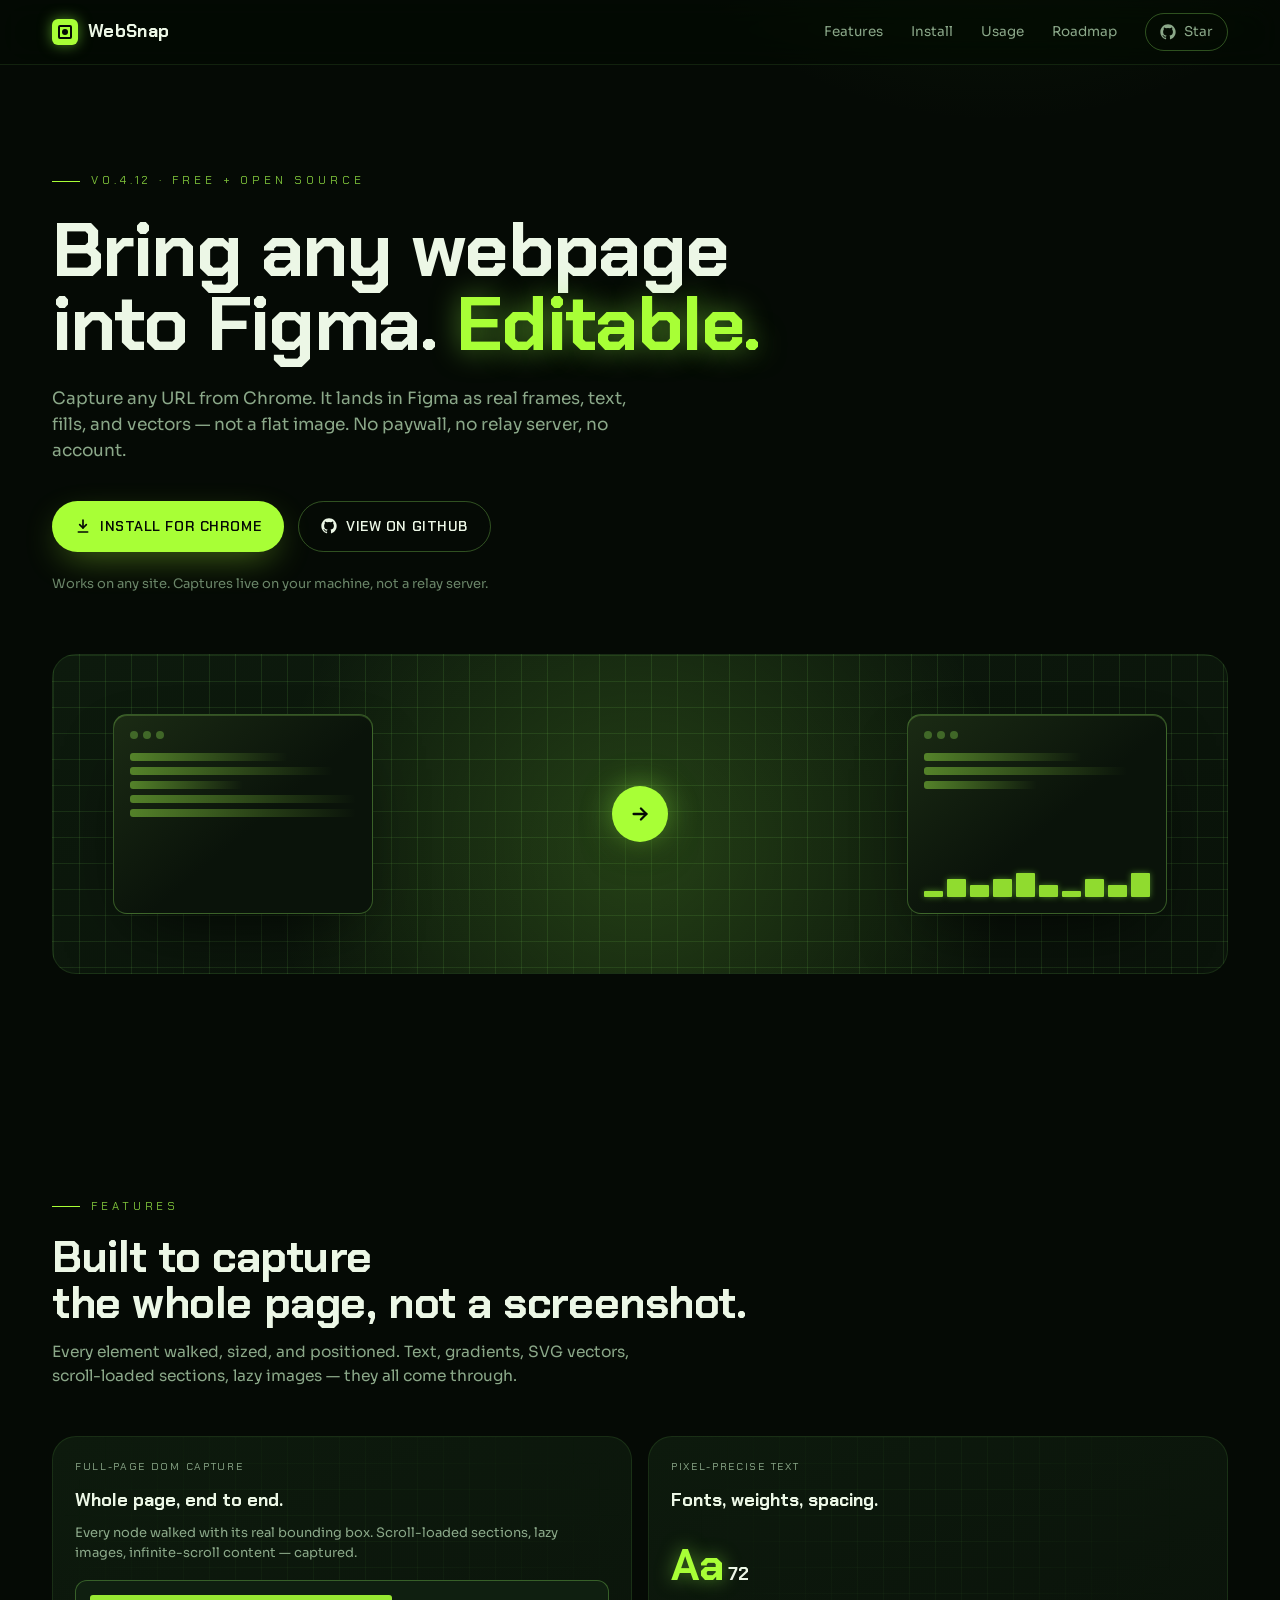
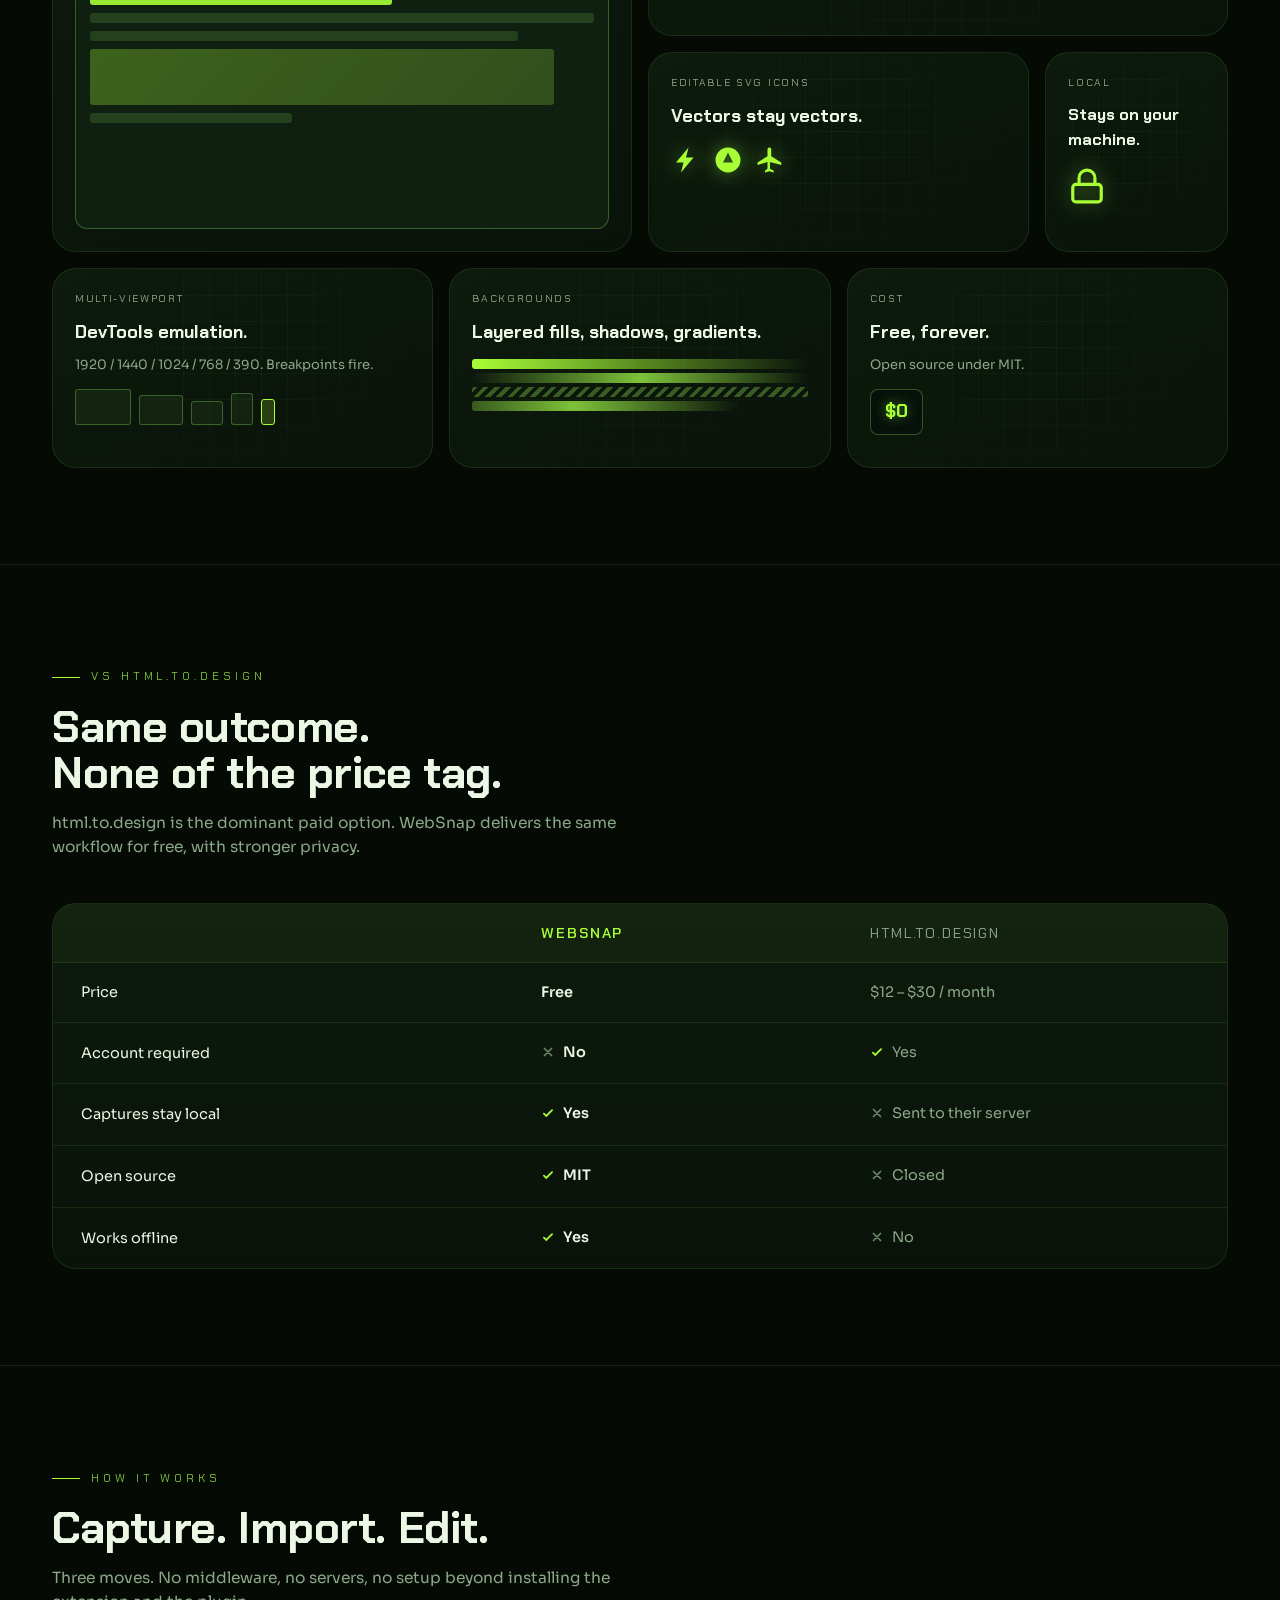
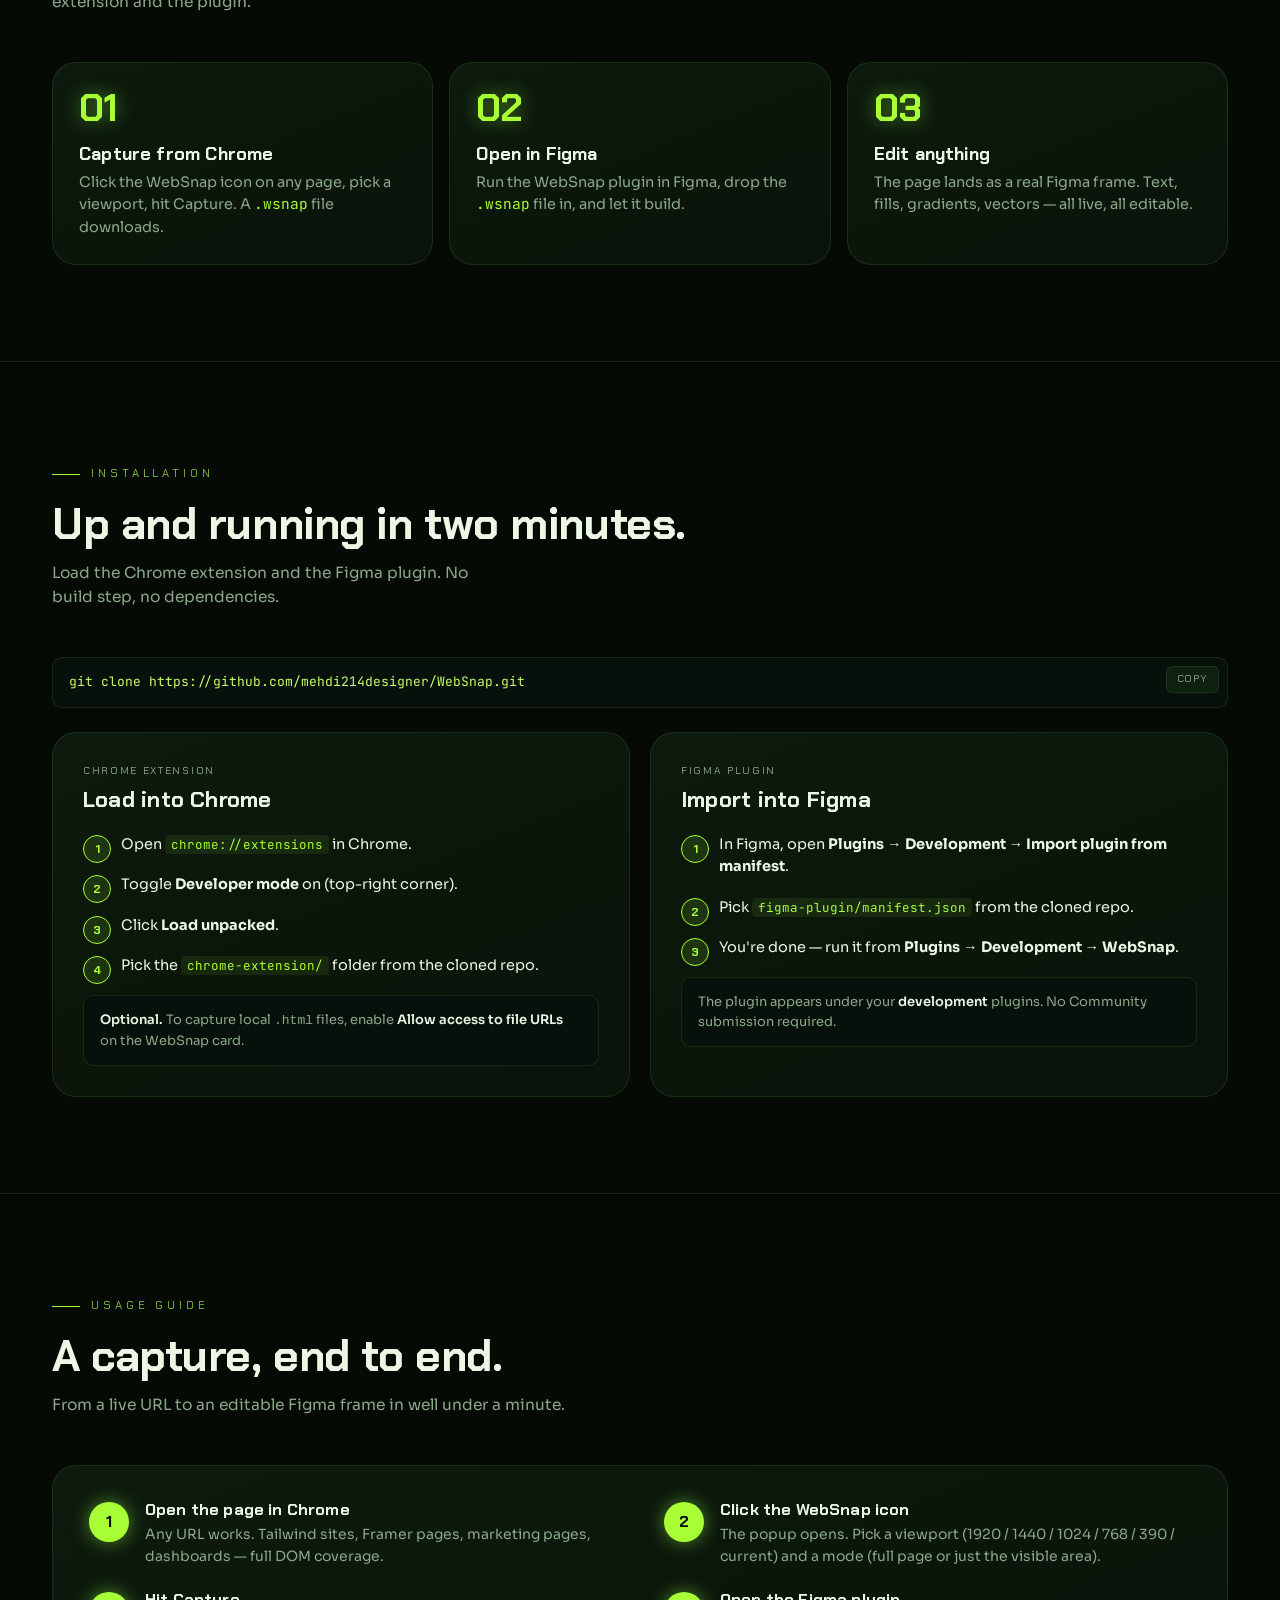
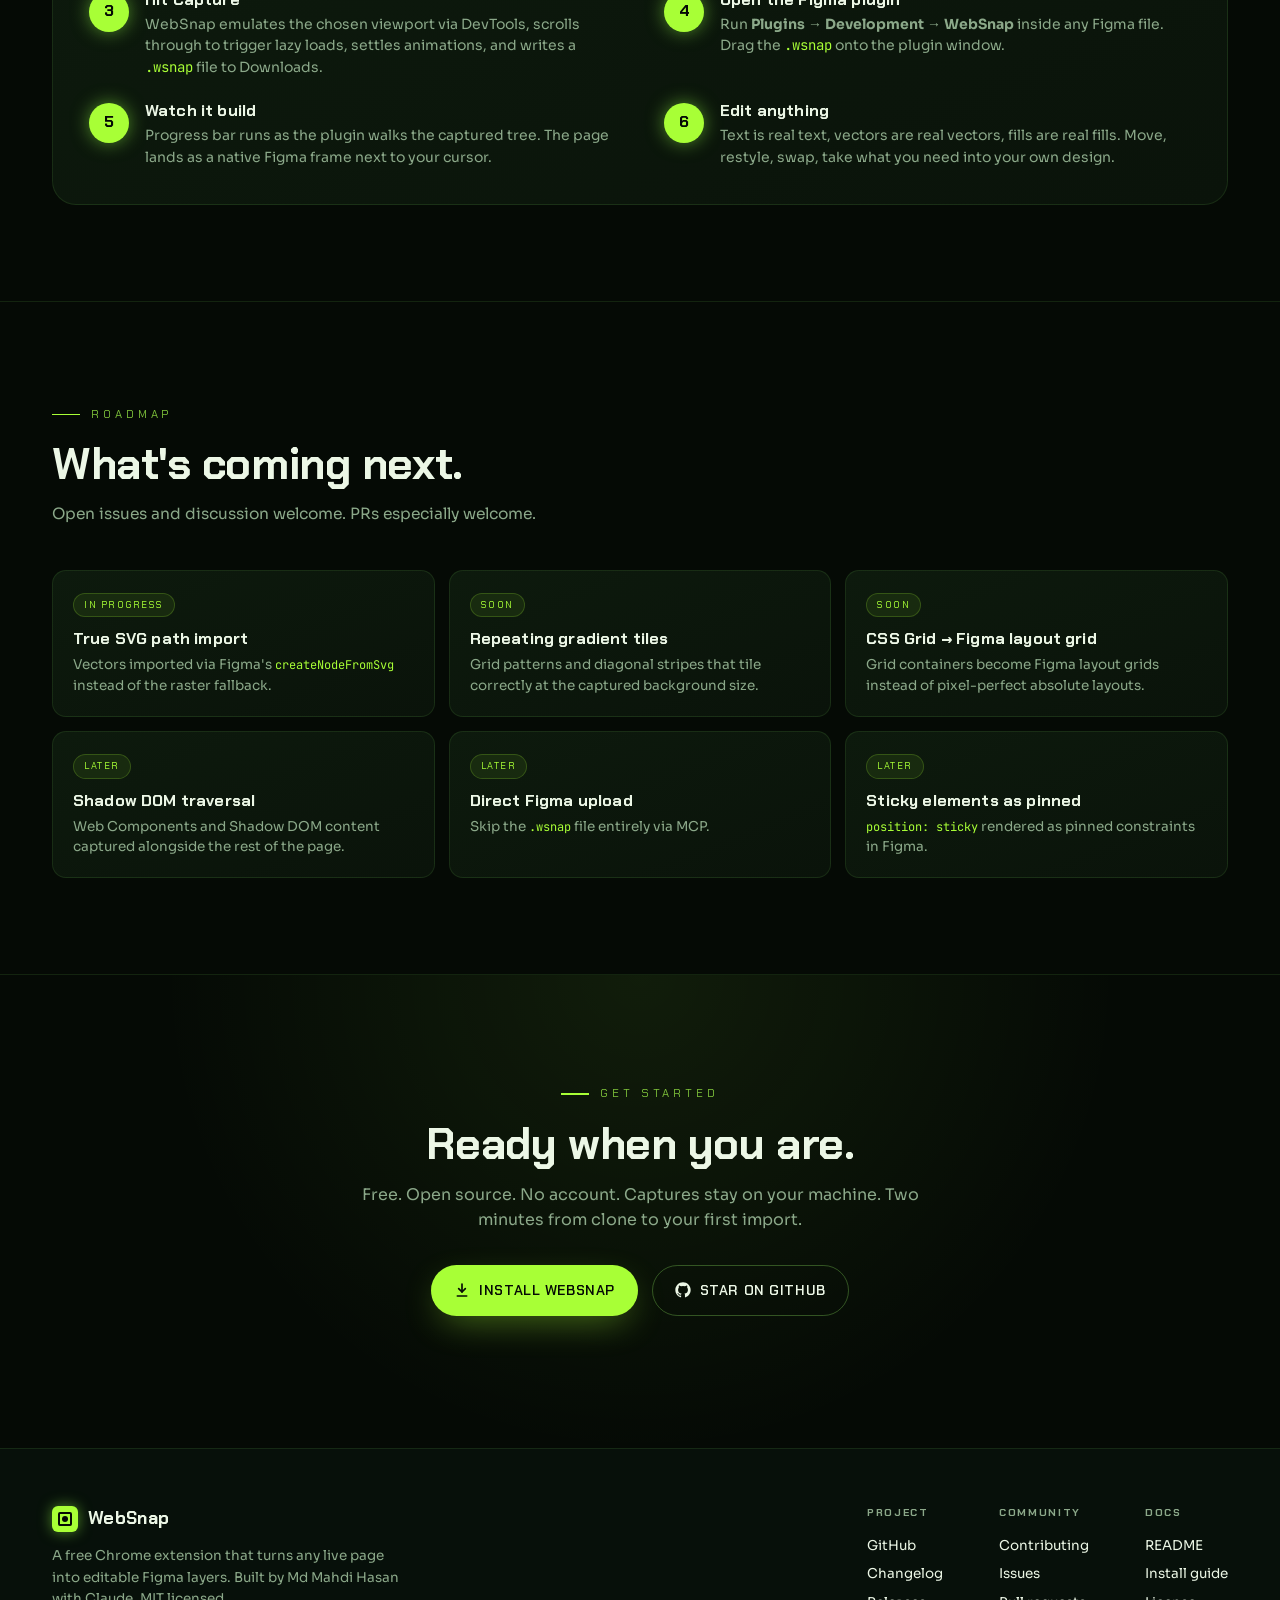
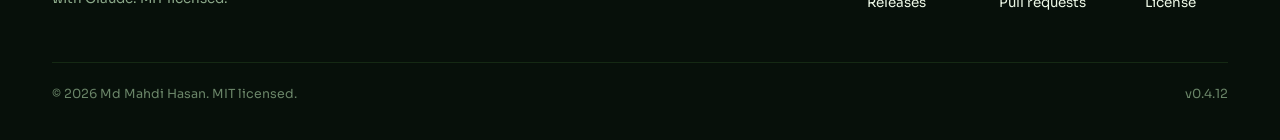
<file: docs/index.html>
<!DOCTYPE html>
<html lang="en">
<head>
<meta charset="UTF-8">
<meta name="viewport" content="width=device-width, initial-scale=1.0">
<title>WebSnap — Capture any webpage. Edit it in Figma.</title>
<meta name="description" content="A free Chrome extension that turns any live page into editable Figma layers. No paywall, no relay server, no account. Local-first. Open source.">

<meta property="og:title" content="WebSnap — Capture any webpage. Edit it in Figma.">
<meta property="og:description" content="A free Chrome extension that turns any live page into editable Figma layers. Local-first. Open source.">
<meta property="og:type" content="website">
<meta property="og:url" content="https://mehdi214designer.github.io/WebSnap/">

<link rel="preconnect" href="https://fonts.googleapis.com">
<link rel="preconnect" href="https://fonts.gstatic.com" crossorigin>
<link href="https://fonts.googleapis.com/css2?family=Chakra+Petch:wght@500;600;700&family=Sora:wght@300;400;500;600;700&family=JetBrains+Mono:wght@400;500&display=swap" rel="stylesheet">

<link rel="icon" href="data:image/svg+xml,%3Csvg xmlns='http://www.w3.org/2000/svg' viewBox='0 0 32 32'%3E%3Crect x='2' y='2' width='28' height='28' rx='6' fill='%23a8ff36'/%3E%3Cpath d='M9 9 L9 12 M9 9 L12 9 M23 9 L23 12 M23 9 L20 9 M9 23 L9 20 M9 23 L12 23 M23 23 L23 20 M23 23 L20 23' stroke='%23050a05' stroke-width='2.5' stroke-linecap='round'/%3E%3Ccircle cx='16' cy='16' r='4' fill='%23050a05'/%3E%3C/svg%3E">

<style>
  :root {
    --bg: #050a05;
    --bg-2: #07100a;
    --panel: #0a130a;
    --panel-2: #0d1a0d;
    --panel-3: #0f1f10;
    --line: rgba(120, 220, 90, 0.12);
    --line-strong: rgba(150, 245, 100, 0.3);
    --acid: #a8ff36;
    --acid-2: #c6ff6a;
    --acid-dim: #7ec23a;
    --text: #ecf7e6;
    --muted: #8ba889;
    --muted-2: #6a8568;
    --glow: rgba(150, 255, 70, 0.5);
    --display: 'Chakra Petch', sans-serif;
    --body: 'Sora', sans-serif;
    --mono: 'JetBrains Mono', ui-monospace, Menlo, monospace;
    --radius-lg: 24px;
    --radius-md: 14px;
    --radius-sm: 8px;
    --ease: cubic-bezier(.2, .8, .2, 1);
  }
  * { margin: 0; padding: 0; box-sizing: border-box; }
  html { -webkit-font-smoothing: antialiased; scroll-behavior: smooth; }
  body {
    background:
      radial-gradient(900px circle at 78% -5%, rgba(70, 150, 40, 0.18), transparent 50%),
      radial-gradient(800px circle at -5% 105%, rgba(45, 115, 30, 0.16), transparent 50%),
      var(--bg);
    color: var(--text);
    font-family: var(--body);
    font-size: 16px;
    line-height: 1.55;
    min-height: 100vh;
    overflow-x: hidden;
  }
  a { color: inherit; text-decoration: none; }
  ::selection { background: var(--acid); color: var(--bg); }

  /* ---------- shared ---------- */
  .wrap { width: 100%; max-width: 1240px; margin: 0 auto; padding: 0 32px; }
  .eyebrow {
    font-family: var(--display);
    letter-spacing: 0.34em;
    text-transform: uppercase;
    font-size: 11.5px;
    color: var(--acid-dim);
    display: inline-flex;
    align-items: center;
    gap: 11px;
  }
  .eyebrow::before {
    content: "";
    width: 28px; height: 1.5px;
    background: var(--acid);
  }
  h1, h2, h3 {
    font-family: var(--display);
    font-weight: 700;
    letter-spacing: -0.01em;
    line-height: 1;
  }
  h2 {
    font-size: clamp(28px, 3.6vw, 44px);
    line-height: 1.05;
    margin-bottom: 14px;
  }
  h3 {
    font-size: 18px;
    letter-spacing: 0.01em;
  }
  .lede {
    color: var(--muted);
    font-size: 15.5px;
    line-height: 1.55;
    max-width: 600px;
    margin-bottom: 36px;
  }
  .lit {
    color: var(--acid);
    text-shadow: 0 0 28px var(--glow);
  }
  section { padding: 96px 0; position: relative; }
  section + section { border-top: 1px solid var(--line); }

  /* ---------- nav ---------- */
  nav.top {
    position: sticky; top: 0; z-index: 50;
    background: rgba(5, 10, 5, 0.55);
    backdrop-filter: saturate(180%) blur(16px);
    -webkit-backdrop-filter: saturate(180%) blur(16px);
    border-bottom: 1px solid var(--line);
  }
  nav.top .wrap { display: flex; align-items: center; justify-content: space-between; height: 64px; }
  .logo {
    display: flex; align-items: center; gap: 10px;
    font-family: var(--display); font-weight: 700; font-size: 18px;
    letter-spacing: 0.02em;
  }
  .logo .mark {
    width: 26px; height: 26px;
    background: var(--acid);
    border-radius: 6px;
    position: relative;
    box-shadow: 0 0 14px var(--glow);
  }
  .logo .mark::before {
    content: ""; position: absolute; inset: 6px;
    border: 2px solid var(--bg);
    border-radius: 2px;
  }
  .logo .mark::after {
    content: ""; position: absolute; left: 50%; top: 50%; width: 6px; height: 6px;
    background: var(--bg); border-radius: 999px;
    transform: translate(-50%, -50%);
  }
  nav.top .links { display: flex; gap: 28px; align-items: center; }
  nav.top .links a {
    font-size: 13.5px; color: var(--muted);
    transition: color 0.25s var(--ease);
  }
  nav.top .links a:hover { color: var(--text); }
  nav.top .gh {
    display: inline-flex; align-items: center; gap: 8px;
    padding: 8px 14px;
    border: 1px solid var(--line-strong);
    border-radius: 999px;
    font-size: 13px; color: var(--text);
    transition: border-color .25s var(--ease), background .25s var(--ease);
  }
  nav.top .gh:hover { border-color: var(--acid); background: rgba(168, 255, 54, 0.08); }
  nav.top .gh svg { width: 16px; height: 16px; }

  /* ---------- hero ---------- */
  .hero { padding-top: 100px; padding-bottom: 120px; text-align: left; }
  .hero .eyebrow { margin-bottom: 24px; }
  .hero h1 {
    font-size: clamp(40px, 6vw, 78px);
    line-height: 0.96;
    letter-spacing: -0.02em;
    margin-bottom: 24px;
    max-width: 920px;
  }
  .hero .sub {
    font-size: 17px;
    color: var(--muted);
    max-width: 600px;
    line-height: 1.55;
    margin-bottom: 36px;
  }
  .ctas { display: flex; gap: 14px; flex-wrap: wrap; margin-bottom: 22px; }
  .btn {
    display: inline-flex; align-items: center; gap: 9px;
    padding: 14px 22px;
    font-family: var(--display); font-weight: 600; font-size: 14px;
    letter-spacing: 0.04em;
    border-radius: 999px;
    border: 1px solid transparent;
    cursor: pointer;
    transition: transform .25s var(--ease), background .25s var(--ease),
                border-color .25s var(--ease), box-shadow .25s var(--ease);
    text-transform: uppercase;
  }
  .btn-primary {
    background: var(--acid); color: var(--bg);
    box-shadow: 0 12px 36px -10px rgba(168, 255, 54, 0.45);
  }
  .btn-primary:hover { transform: translateY(-2px); box-shadow: 0 18px 44px -10px rgba(168, 255, 54, 0.6); }
  .btn-ghost {
    background: transparent; color: var(--text);
    border-color: var(--line-strong);
  }
  .btn-ghost:hover { border-color: var(--acid); background: rgba(168, 255, 54, 0.06); }
  .btn svg { width: 16px; height: 16px; }
  .hero .meta {
    color: var(--muted-2);
    font-size: 13px;
  }

  .hero-canvas {
    margin-top: 60px;
    position: relative;
    height: 320px;
    border: 1px solid var(--line);
    border-radius: var(--radius-lg);
    background:
      linear-gradient(var(--line) 1px, transparent 1px),
      linear-gradient(90deg, var(--line) 1px, transparent 1px),
      linear-gradient(158deg, var(--panel-2), var(--panel));
    background-size: 26px 26px, 26px 26px, auto;
    overflow: hidden;
  }
  .hero-canvas::before {
    content: "";
    position: absolute; inset: 0;
    background: radial-gradient(circle at 50% 60%, rgba(150,255,70,0.18), transparent 60%);
    pointer-events: none;
  }
  .hero-canvas .browser, .hero-canvas .figma {
    position: absolute;
    width: 260px; height: 200px;
    border-radius: 14px;
    background: linear-gradient(140deg, #1b2b14, #0a130a 55%);
    border: 1px solid var(--line-strong);
    box-shadow: 0 30px 70px -25px rgba(0, 0, 0, 0.8), inset 0 1px 0 rgba(180, 255, 110, 0.2);
    top: 50%; transform: translateY(-50%);
    padding: 16px;
    display: flex; flex-direction: column;
  }
  .hero-canvas .browser { left: 60px; animation: rise 0.7s var(--ease) backwards; animation-delay: .1s; }
  .hero-canvas .figma { right: 60px; animation: rise 0.7s var(--ease) backwards; animation-delay: .3s; }
  .hero-canvas .dots { display: flex; gap: 5px; margin-bottom: 14px; }
  .hero-canvas .dots span { width: 8px; height: 8px; border-radius: 999px; background: rgba(160,255,90,0.3); }
  .hero-canvas .skeleton { display: flex; flex-direction: column; gap: 6px; }
  .hero-canvas .skeleton b { display: block; height: 8px; border-radius: 3px; background: linear-gradient(90deg, var(--acid-dim), transparent); opacity: 0.6; }
  .hero-canvas .skeleton b:nth-child(1) { width: 70%; }
  .hero-canvas .skeleton b:nth-child(2) { width: 90%; }
  .hero-canvas .skeleton b:nth-child(3) { width: 50%; }
  .hero-canvas .layers { margin-top: auto; display: flex; gap: 4px; align-items: flex-end; }
  .hero-canvas .layers i { flex: 1; height: 6px; background: var(--acid); border-radius: 1px; box-shadow: 0 0 6px var(--glow); opacity: 0.85; animation: eq 1.4s ease-in-out infinite; }
  .hero-canvas .layers i:nth-child(2n) { height: 18px; }
  .hero-canvas .layers i:nth-child(3n) { height: 12px; animation-delay: .3s; }
  .hero-canvas .layers i:nth-child(5n) { height: 24px; animation-delay: .6s; }
  .hero-canvas .arrow {
    position: absolute; top: 50%; left: 50%; transform: translate(-50%, -50%);
    width: 56px; height: 56px; border-radius: 999px;
    background: var(--acid); color: var(--bg);
    display: flex; align-items: center; justify-content: center;
    box-shadow: 0 0 30px var(--glow), 0 12px 30px rgba(0,0,0,0.5);
    animation: float 3s ease-in-out infinite;
  }
  .hero-canvas .arrow svg { width: 22px; height: 22px; }
  @keyframes rise { from { opacity: 0; transform: translateY(-40%); } }
  @keyframes float { 0%, 100% { transform: translate(-50%, -50%); } 50% { transform: translate(-50%, -56%); } }
  @keyframes eq { 0%, 100% { transform: scaleY(0.6); transform-origin: bottom; } 50% { transform: scaleY(1); } }

  /* ---------- features ---------- */
  .features h2 { max-width: 720px; }
  .features .lede { margin-bottom: 48px; }
  .bento {
    display: grid;
    grid-template-columns: repeat(6, 1fr);
    grid-auto-rows: 200px;
    gap: 16px;
  }
  .card {
    position: relative;
    overflow: hidden;
    background: linear-gradient(158deg, var(--panel-2), var(--panel));
    border: 1px solid var(--line);
    border-radius: var(--radius-lg);
    padding: 22px;
    display: flex; flex-direction: column;
    transition: transform .4s var(--ease), border-color .4s var(--ease),
                box-shadow .4s var(--ease);
  }
  .card:hover {
    transform: translateY(-4px);
    border-color: var(--line-strong);
    box-shadow: 0 20px 55px -22px rgba(140, 255, 60, 0.3);
  }
  .card .grid-bg {
    position: absolute; inset: 0; pointer-events: none; opacity: 0.5;
    background-image:
      linear-gradient(var(--line) 1px, transparent 1px),
      linear-gradient(90deg, var(--line) 1px, transparent 1px);
    background-size: 26px 26px;
    -webkit-mask-image: radial-gradient(circle at 50% 40%, #000, transparent 80%);
    mask-image: radial-gradient(circle at 50% 40%, #000, transparent 80%);
  }
  .card > * { position: relative; z-index: 2; }
  .card .klabel {
    font-family: var(--display);
    text-transform: uppercase;
    letter-spacing: 0.16em;
    font-size: 10.5px;
    color: var(--muted);
  }
  .card .ktitle {
    font-family: var(--display); font-weight: 700; font-size: 18px;
    margin-top: 12px;
  }
  .card .ksub { color: var(--muted); font-size: 13px; line-height: 1.5; margin-top: 8px; }
  .card .mt-auto { margin-top: auto; }
  .card .stat {
    font-family: var(--display); font-weight: 700; color: var(--acid);
    text-shadow: 0 0 24px var(--glow);
    line-height: 1; font-size: 56px;
  }
  .card .stat .u { font-size: 0.4em; color: var(--text); margin-left: 3px; text-shadow: none; }

  /* card placements */
  .c-cap   { grid-column: 1 / 4; grid-row: 1 / 3; }
  .c-text  { grid-column: 4 / 7; grid-row: 1 / 2; }
  .c-svg   { grid-column: 4 / 6; grid-row: 2 / 3; }
  .c-local { grid-column: 6 / 7; grid-row: 2 / 3; }
  .c-vp    { grid-column: 1 / 3; grid-row: 3 / 4; }
  .c-bg    { grid-column: 3 / 5; grid-row: 3 / 4; }
  .c-free  { grid-column: 5 / 7; grid-row: 3 / 4; }

  /* card-specific visuals */
  .c-cap .vizpane {
    margin-top: 18px; flex: 1; position: relative;
    border: 1px solid var(--line-strong);
    border-radius: 12px;
    background: var(--panel-3);
    padding: 14px;
    display: flex; flex-direction: column; gap: 8px;
    overflow: hidden;
  }
  .c-cap .vizpane b { display: block; height: 10px; border-radius: 3px; background: var(--line-strong); opacity: 0.5; }
  .c-cap .vizpane b:nth-child(1) { width: 60%; opacity: 0.9; background: var(--acid); }
  .c-cap .vizpane b:nth-child(2) { width: 100%; }
  .c-cap .vizpane b:nth-child(3) { width: 85%; }
  .c-cap .vizpane b:nth-child(4) { width: 92%; height: 56px; opacity: 0.3; background: linear-gradient(135deg, var(--acid), var(--acid-dim)); }
  .c-cap .vizpane b:nth-child(5) { width: 40%; }

  .c-text .typestack { display: flex; align-items: baseline; gap: 4px; margin-top: 16px; }
  .c-text .typestack span:nth-child(1) { font-family: var(--display); font-weight: 700; font-size: 44px; color: var(--acid); text-shadow: 0 0 18px var(--glow); }
  .c-text .typestack span:nth-child(2) { font-family: var(--display); font-weight: 700; font-size: 18px; }

  .c-svg .iconrow { margin-top: 14px; display: flex; gap: 12px; }
  .c-svg .iconrow svg { width: 30px; height: 30px; color: var(--acid); filter: drop-shadow(0 0 10px var(--glow)); }

  .c-local .lock { margin-top: 14px; }
  .c-local .lock svg { width: 38px; height: 38px; color: var(--acid); filter: drop-shadow(0 0 10px var(--glow)); }

  .c-vp .vps { display: flex; gap: 8px; align-items: flex-end; margin-top: 14px; }
  .c-vp .vps b {
    display: block;
    border: 1.5px solid var(--line-strong);
    border-radius: 3px;
    background: rgba(150, 245, 100, 0.06);
  }
  .c-vp .vps b:nth-child(1) { width: 56px; height: 36px; }
  .c-vp .vps b:nth-child(2) { width: 44px; height: 30px; }
  .c-vp .vps b:nth-child(3) { width: 32px; height: 24px; }
  .c-vp .vps b:nth-child(4) { width: 22px; height: 32px; }
  .c-vp .vps b:nth-child(5) { width: 14px; height: 26px; background: rgba(168, 255, 54, 0.18); border-color: var(--acid); }

  .c-bg .gradstack { margin-top: 12px; display: flex; flex-direction: column; gap: 4px; }
  .c-bg .gradstack b { display: block; height: 10px; border-radius: 3px; }
  .c-bg .gradstack b:nth-child(1) { background: linear-gradient(90deg, var(--acid), transparent); }
  .c-bg .gradstack b:nth-child(2) { background: linear-gradient(90deg, transparent, var(--acid-dim) 50%, transparent); }
  .c-bg .gradstack b:nth-child(3) { background: repeating-linear-gradient(135deg, rgba(160, 255, 90, 0.3) 0 4px, transparent 4px 8px); }
  .c-bg .gradstack b:nth-child(4) { background: radial-gradient(circle at 30% 50%, var(--acid-dim), transparent 70%); }

  .c-free .lcd {
    margin-top: 14px;
    width: fit-content;
    padding: 8px 14px;
    border-radius: 8px;
    background: var(--bg-2);
    border: 1px solid var(--line-strong);
  }
  .c-free .lcd b { font-family: var(--display); font-weight: 700; font-size: 18px; color: var(--acid); text-shadow: 0 0 12px var(--glow); }

  /* ---------- comparison ---------- */
  .compare h2 { margin-bottom: 14px; }
  .compare .lede { margin-bottom: 44px; }
  .ctable {
    border: 1px solid var(--line);
    border-radius: var(--radius-lg);
    overflow: hidden;
    background: linear-gradient(180deg, var(--panel-2), var(--panel));
  }
  .ctable .row {
    display: grid;
    grid-template-columns: 1.4fr 1fr 1fr;
    align-items: center;
    padding: 18px 28px;
    border-bottom: 1px solid var(--line);
  }
  .ctable .row:last-child { border-bottom: none; }
  .ctable .row.head {
    background: rgba(168, 255, 54, 0.04);
    font-family: var(--display);
    text-transform: uppercase;
    letter-spacing: 0.16em;
    font-size: 11.5px;
    color: var(--muted);
  }
  .ctable .row.head .you { color: var(--acid); }
  .ctable .cell { font-size: 14.5px; }
  .ctable .cell.label { color: var(--text); }
  .ctable .cell.you { color: var(--text); font-weight: 600; }
  .ctable .cell.them { color: var(--muted); }
  .ctable .check { display: inline-flex; align-items: center; gap: 8px; }
  .ctable .check svg { width: 14px; height: 14px; }
  .ctable .check.yes svg { color: var(--acid); }
  .ctable .check.no svg { color: var(--muted-2); }

  /* ---------- how ---------- */
  .how h2 { margin-bottom: 14px; }
  .how .lede { margin-bottom: 48px; }
  .steps {
    display: grid;
    grid-template-columns: repeat(3, 1fr);
    gap: 16px;
  }
  .step {
    background: linear-gradient(158deg, var(--panel-2), var(--panel));
    border: 1px solid var(--line);
    border-radius: var(--radius-lg);
    padding: 26px;
    position: relative;
  }
  .step .n {
    font-family: var(--display); font-weight: 700;
    font-size: 38px; color: var(--acid);
    text-shadow: 0 0 18px var(--glow);
    line-height: 1;
    margin-bottom: 18px;
  }
  .step h3 { margin-bottom: 8px; }
  .step p { color: var(--muted); font-size: 14.5px; line-height: 1.55; }

  /* ---------- install ---------- */
  .install .head { display: flex; align-items: flex-end; justify-content: space-between; margin-bottom: 48px; gap: 24px; flex-wrap: wrap; }
  .install .head h2 { margin-bottom: 14px; }
  .install .head .lede { margin-bottom: 0; max-width: 460px; }
  .installgrid { display: grid; grid-template-columns: repeat(2, 1fr); gap: 20px; }
  .ipanel {
    background: linear-gradient(158deg, var(--panel-2), var(--panel));
    border: 1px solid var(--line);
    border-radius: var(--radius-lg);
    padding: 30px;
  }
  .ipanel .klabel { font-family: var(--display); text-transform: uppercase; letter-spacing: 0.16em; font-size: 10.5px; color: var(--muted); }
  .ipanel h3 { font-size: 22px; margin-top: 10px; margin-bottom: 22px; }
  .ipanel ol { padding-left: 0; list-style: none; counter-reset: step; }
  .ipanel li {
    position: relative;
    padding-left: 38px;
    margin-bottom: 18px;
    counter-increment: step;
    line-height: 1.55;
    color: var(--text);
    font-size: 14.5px;
  }
  .ipanel li::before {
    content: counter(step);
    position: absolute; left: 0; top: 2px;
    width: 26px; height: 26px;
    border-radius: 999px;
    background: rgba(168, 255, 54, 0.12);
    border: 1px solid var(--acid);
    color: var(--acid);
    display: flex; align-items: center; justify-content: center;
    font-family: var(--display); font-weight: 700; font-size: 12px;
  }
  .ipanel li code { font-family: var(--mono); font-size: 12.5px; color: var(--acid); background: rgba(168, 255, 54, 0.08); padding: 1px 6px; border-radius: 4px; }
  .ipanel .note {
    margin-top: 8px; padding: 14px 16px;
    background: var(--bg-2); border: 1px solid var(--line);
    border-radius: 10px;
    color: var(--muted); font-size: 13px;
  }
  .ipanel .note strong { color: var(--text); font-weight: 600; }

  .code {
    margin-top: 22px;
    background: var(--bg-2);
    border: 1px solid var(--line);
    border-radius: 10px;
    padding: 14px 16px;
    font-family: var(--mono); font-size: 13px;
    color: var(--acid-2);
    position: relative;
    overflow-x: auto;
  }
  .code .copy {
    position: absolute; top: 8px; right: 8px;
    padding: 4px 10px;
    background: var(--panel-3);
    border: 1px solid var(--line);
    border-radius: 6px;
    font-family: var(--display); font-size: 10.5px; letter-spacing: 0.08em;
    text-transform: uppercase;
    color: var(--muted); cursor: pointer;
    transition: all .25s var(--ease);
  }
  .code .copy:hover { color: var(--acid); border-color: var(--acid); }
  .code .copy.ok { color: var(--acid); border-color: var(--acid); }

  /* ---------- usage ---------- */
  .usage h2 { margin-bottom: 14px; }
  .usage .lede { margin-bottom: 48px; }
  .uflow {
    background: linear-gradient(158deg, var(--panel-2), var(--panel));
    border: 1px solid var(--line);
    border-radius: var(--radius-lg);
    padding: 36px;
  }
  .uflow ol {
    padding-left: 0; list-style: none; counter-reset: ustep;
    display: grid; grid-template-columns: repeat(2, 1fr); gap: 24px 48px;
  }
  .uflow li {
    counter-increment: ustep;
    position: relative;
    padding-left: 56px;
  }
  .uflow li::before {
    content: counter(ustep);
    position: absolute; left: 0; top: 0;
    width: 40px; height: 40px;
    border-radius: 999px;
    background: var(--acid);
    color: var(--bg);
    display: flex; align-items: center; justify-content: center;
    font-family: var(--display); font-weight: 700; font-size: 16px;
    box-shadow: 0 0 18px var(--glow);
  }
  .uflow li h3 { font-size: 16px; margin-bottom: 6px; }
  .uflow li p { color: var(--muted); font-size: 14px; line-height: 1.55; }

  /* ---------- roadmap ---------- */
  .road h2 { margin-bottom: 14px; }
  .road .lede { margin-bottom: 44px; }
  .rgrid {
    display: grid;
    grid-template-columns: repeat(3, 1fr);
    gap: 14px;
  }
  .rcard {
    background: linear-gradient(158deg, var(--panel-2), var(--panel));
    border: 1px solid var(--line);
    border-radius: var(--radius-md);
    padding: 20px;
  }
  .rcard .tag {
    display: inline-block;
    font-family: var(--display);
    text-transform: uppercase;
    letter-spacing: 0.16em;
    font-size: 9.5px;
    color: var(--acid);
    background: rgba(168, 255, 54, 0.08);
    border: 1px solid rgba(168, 255, 54, 0.2);
    border-radius: 999px;
    padding: 4px 10px;
    margin-bottom: 14px;
  }
  .rcard h3 { font-size: 16px; margin-bottom: 8px; }
  .rcard p { color: var(--muted); font-size: 13.5px; line-height: 1.5; }

  /* ---------- final cta ---------- */
  .final {
    text-align: center;
    padding: 110px 0;
    border-top: 1px solid var(--line);
    background: radial-gradient(800px circle at 50% 0%, rgba(150, 255, 70, 0.08), transparent 60%);
  }
  .final h2 { margin-bottom: 16px; }
  .final p { color: var(--muted); max-width: 560px; margin: 0 auto 32px; font-size: 16px; }
  .final .ctas { justify-content: center; }

  /* ---------- footer ---------- */
  footer {
    border-top: 1px solid var(--line);
    padding: 56px 0 36px;
    background: var(--bg-2);
  }
  footer .row { display: flex; align-items: flex-start; justify-content: space-between; gap: 40px; flex-wrap: wrap; }
  footer .blurb { max-width: 360px; }
  footer .blurb p { color: var(--muted); font-size: 13.5px; line-height: 1.6; margin-top: 12px; }
  footer .cols { display: flex; gap: 56px; flex-wrap: wrap; }
  footer .col h4 {
    font-family: var(--display);
    text-transform: uppercase;
    letter-spacing: 0.16em;
    font-size: 10.5px;
    color: var(--muted);
    margin-bottom: 14px;
  }
  footer .col a {
    display: block;
    font-size: 13.5px;
    color: var(--text);
    margin-bottom: 8px;
    transition: color .25s var(--ease);
  }
  footer .col a:hover { color: var(--acid); }
  footer .legal {
    margin-top: 40px;
    padding-top: 22px;
    border-top: 1px solid var(--line);
    display: flex; justify-content: space-between; gap: 16px; flex-wrap: wrap;
    font-size: 12.5px; color: var(--muted-2);
  }

  /* ---------- responsive ---------- */
  @media (max-width: 900px) {
    .wrap { padding: 0 22px; }
    section { padding: 72px 0; }
    .hero { padding-top: 64px; padding-bottom: 80px; }
    nav.top .links a:not(.gh) { display: none; }
    .hero-canvas { height: 240px; }
    .hero-canvas .browser, .hero-canvas .figma { width: 200px; height: 160px; }
    .hero-canvas .browser { left: 18px; }
    .hero-canvas .figma { right: 18px; }
    .bento { grid-template-columns: repeat(2, 1fr); grid-auto-rows: auto; }
    .c-cap, .c-text, .c-svg, .c-local, .c-vp, .c-bg, .c-free { grid-column: 1 / -1; grid-row: auto; }
    .steps { grid-template-columns: 1fr; }
    .installgrid { grid-template-columns: 1fr; }
    .uflow ol { grid-template-columns: 1fr; }
    .rgrid { grid-template-columns: 1fr; }
    .ctable .row { grid-template-columns: 1fr 1fr; padding: 14px 18px; }
    .ctable .row .cell.label { grid-column: 1 / -1; color: var(--muted); margin-bottom: 6px; }
    .ctable .row.head { grid-template-columns: 1fr 1fr; }
    .ctable .row.head .cell.label { display: none; }
  }
</style>
</head>
<body>

<nav class="top">
  <div class="wrap">
    <a href="#" class="logo">
      <span class="mark"></span>
      <span>WebSnap</span>
    </a>
    <div class="links">
      <a href="#features">Features</a>
      <a href="#install">Install</a>
      <a href="#usage">Usage</a>
      <a href="#roadmap">Roadmap</a>
      <a href="https://github.com/mehdi214designer/WebSnap" class="gh">
        <svg viewBox="0 0 24 24" fill="currentColor"><path d="M12 .5C5.65.5.5 5.65.5 12c0 5.08 3.29 9.39 7.86 10.91.58.11.79-.25.79-.56v-2c-3.2.7-3.88-1.37-3.88-1.37-.52-1.33-1.27-1.69-1.27-1.69-1.04-.71.08-.7.08-.7 1.15.08 1.76 1.18 1.76 1.18 1.02 1.75 2.68 1.25 3.34.95.1-.74.4-1.25.72-1.54-2.55-.29-5.24-1.28-5.24-5.69 0-1.26.45-2.29 1.18-3.1-.12-.29-.51-1.46.11-3.05 0 0 .97-.31 3.18 1.18a11 11 0 0 1 5.8 0c2.21-1.49 3.18-1.18 3.18-1.18.62 1.59.23 2.76.11 3.05.74.81 1.18 1.84 1.18 3.1 0 4.42-2.69 5.4-5.25 5.68.41.36.78 1.06.78 2.14v3.17c0 .31.21.68.8.56C20.21 21.39 23.5 17.08 23.5 12 23.5 5.65 18.35.5 12 .5Z"/></svg>
        Star
      </a>
    </div>
  </div>
</nav>

<header class="hero wrap" style="border: none;">
  <div class="eyebrow">v0.4.12 · Free + Open source</div>
  <h1>Bring any webpage<br>into Figma. <span class="lit">Editable.</span></h1>
  <p class="sub">Capture any URL from Chrome. It lands in Figma as real frames, text, fills, and vectors — not a flat image. No paywall, no relay server, no account.</p>
  <div class="ctas">
    <a class="btn btn-primary" href="#install">
      <svg viewBox="0 0 24 24" fill="none" stroke="currentColor" stroke-width="2.5" stroke-linecap="round" stroke-linejoin="round"><path d="M12 3v12"/><path d="m7 10 5 5 5-5"/><path d="M5 21h14"/></svg>
      Install for Chrome
    </a>
    <a class="btn btn-ghost" href="https://github.com/mehdi214designer/WebSnap">
      <svg viewBox="0 0 24 24" fill="currentColor"><path d="M12 .5C5.65.5.5 5.65.5 12c0 5.08 3.29 9.39 7.86 10.91.58.11.79-.25.79-.56v-2c-3.2.7-3.88-1.37-3.88-1.37-.52-1.33-1.27-1.69-1.27-1.69-1.04-.71.08-.7.08-.7 1.15.08 1.76 1.18 1.76 1.18 1.02 1.75 2.68 1.25 3.34.95.1-.74.4-1.25.72-1.54-2.55-.29-5.24-1.28-5.24-5.69 0-1.26.45-2.29 1.18-3.1-.12-.29-.51-1.46.11-3.05 0 0 .97-.31 3.18 1.18a11 11 0 0 1 5.8 0c2.21-1.49 3.18-1.18 3.18-1.18.62 1.59.23 2.76.11 3.05.74.81 1.18 1.84 1.18 3.1 0 4.42-2.69 5.4-5.25 5.68.41.36.78 1.06.78 2.14v3.17c0 .31.21.68.8.56C20.21 21.39 23.5 17.08 23.5 12 23.5 5.65 18.35.5 12 .5Z"/></svg>
      View on GitHub
    </a>
  </div>
  <div class="meta">Works on any site. Captures live on your machine, not a relay server.</div>

  <div class="hero-canvas">
    <div class="browser">
      <div class="dots"><span></span><span></span><span></span></div>
      <div class="skeleton"><b></b><b></b><b></b><b></b><b></b></div>
    </div>
    <div class="arrow">
      <svg viewBox="0 0 24 24" fill="none" stroke="currentColor" stroke-width="2.5" stroke-linecap="round" stroke-linejoin="round"><path d="M5 12h14"/><path d="m13 6 6 6-6 6"/></svg>
    </div>
    <div class="figma">
      <div class="dots"><span></span><span></span><span></span></div>
      <div class="skeleton"><b></b><b></b><b></b></div>
      <div class="layers"><i></i><i></i><i></i><i></i><i></i><i></i><i></i><i></i><i></i><i></i></div>
    </div>
  </div>
</header>

<section id="features" class="features">
  <div class="wrap">
    <div class="eyebrow" style="margin-bottom: 18px;">Features</div>
    <h2>Built to capture<br>the whole page, not a screenshot.</h2>
    <p class="lede">Every element walked, sized, and positioned. Text, gradients, SVG vectors, scroll-loaded sections, lazy images — they all come through.</p>

    <div class="bento">

      <div class="card c-cap">
        <div class="grid-bg"></div>
        <div class="klabel">Full-page DOM capture</div>
        <div class="ktitle">Whole page, end to end.</div>
        <div class="ksub">Every node walked with its real bounding box. Scroll-loaded sections, lazy images, infinite-scroll content — captured.</div>
        <div class="vizpane mt-auto"><b></b><b></b><b></b><b></b><b></b></div>
      </div>

      <div class="card c-text">
        <div class="grid-bg"></div>
        <div class="klabel">Pixel-precise text</div>
        <div class="ktitle">Fonts, weights, spacing.</div>
        <div class="typestack mt-auto">
          <span>Aa</span><span>72</span>
        </div>
      </div>

      <div class="card c-svg">
        <div class="grid-bg"></div>
        <div class="klabel">Editable SVG icons</div>
        <div class="ktitle">Vectors stay vectors.</div>
        <div class="iconrow mt-auto">
          <svg viewBox="0 0 24 24" fill="currentColor"><path d="M14 2 4 14h6l-2 8 10-12h-6z"/></svg>
          <svg viewBox="0 0 24 24" fill="currentColor"><path d="M12 2a10 10 0 1 0 10 10A10 10 0 0 0 12 2zm0 4 4 8H8z"/></svg>
          <svg viewBox="0 0 24 24" fill="currentColor"><path d="M21 16v-2l-8-5V3.5a1.5 1.5 0 0 0-3 0V9l-8 5v2l8-2.5V19l-2 1.5V22l3.5-1 3.5 1v-1.5L12 19v-5.5z"/></svg>
        </div>
      </div>

      <div class="card c-local">
        <div class="grid-bg"></div>
        <div class="klabel">Local</div>
        <div class="ktitle" style="font-size: 16px;">Stays on your machine.</div>
        <div class="lock mt-auto">
          <svg viewBox="0 0 24 24" fill="none" stroke="currentColor" stroke-width="2" stroke-linecap="round" stroke-linejoin="round"><rect x="3" y="11" width="18" height="11" rx="2"/><path d="M7 11V7a5 5 0 0 1 10 0v4"/></svg>
        </div>
      </div>

      <div class="card c-vp">
        <div class="grid-bg"></div>
        <div class="klabel">Multi-viewport</div>
        <div class="ktitle">DevTools emulation.</div>
        <div class="ksub">1920 / 1440 / 1024 / 768 / 390. Breakpoints fire.</div>
        <div class="vps mt-auto">
          <b></b><b></b><b></b><b></b><b></b>
        </div>
      </div>

      <div class="card c-bg">
        <div class="grid-bg"></div>
        <div class="klabel">Backgrounds</div>
        <div class="ktitle">Layered fills, shadows, gradients.</div>
        <div class="gradstack mt-auto">
          <b></b><b></b><b></b><b></b>
        </div>
      </div>

      <div class="card c-free">
        <div class="grid-bg"></div>
        <div class="klabel">Cost</div>
        <div class="ktitle">Free, forever.</div>
        <div class="ksub">Open source under MIT.</div>
        <div class="lcd mt-auto"><b>$0</b></div>
      </div>

    </div>
  </div>
</section>

<section id="compare" class="compare">
  <div class="wrap">
    <div class="eyebrow" style="margin-bottom: 18px;">vs html.to.design</div>
    <h2>Same outcome.<br>None of the price tag.</h2>
    <p class="lede">html.to.design is the dominant paid option. WebSnap delivers the same workflow for free, with stronger privacy.</p>

    <div class="ctable">
      <div class="row head">
        <div class="cell label"></div>
        <div class="cell you">WebSnap</div>
        <div class="cell them">html.to.design</div>
      </div>
      <div class="row">
        <div class="cell label">Price</div>
        <div class="cell you">Free</div>
        <div class="cell them">$12 – $30 / month</div>
      </div>
      <div class="row">
        <div class="cell label">Account required</div>
        <div class="cell you"><span class="check no"><svg viewBox="0 0 24 24" fill="none" stroke="currentColor" stroke-width="3" stroke-linecap="round"><path d="M18 6 6 18M6 6l12 12"/></svg>No</span></div>
        <div class="cell them"><span class="check yes"><svg viewBox="0 0 24 24" fill="none" stroke="currentColor" stroke-width="3" stroke-linecap="round"><path d="m5 13 4 4L19 7"/></svg>Yes</span></div>
      </div>
      <div class="row">
        <div class="cell label">Captures stay local</div>
        <div class="cell you"><span class="check yes"><svg viewBox="0 0 24 24" fill="none" stroke="currentColor" stroke-width="3" stroke-linecap="round"><path d="m5 13 4 4L19 7"/></svg>Yes</span></div>
        <div class="cell them"><span class="check no"><svg viewBox="0 0 24 24" fill="none" stroke="currentColor" stroke-width="3" stroke-linecap="round"><path d="M18 6 6 18M6 6l12 12"/></svg>Sent to their server</span></div>
      </div>
      <div class="row">
        <div class="cell label">Open source</div>
        <div class="cell you"><span class="check yes"><svg viewBox="0 0 24 24" fill="none" stroke="currentColor" stroke-width="3" stroke-linecap="round"><path d="m5 13 4 4L19 7"/></svg>MIT</span></div>
        <div class="cell them"><span class="check no"><svg viewBox="0 0 24 24" fill="none" stroke="currentColor" stroke-width="3" stroke-linecap="round"><path d="M18 6 6 18M6 6l12 12"/></svg>Closed</span></div>
      </div>
      <div class="row">
        <div class="cell label">Works offline</div>
        <div class="cell you"><span class="check yes"><svg viewBox="0 0 24 24" fill="none" stroke="currentColor" stroke-width="3" stroke-linecap="round"><path d="m5 13 4 4L19 7"/></svg>Yes</span></div>
        <div class="cell them"><span class="check no"><svg viewBox="0 0 24 24" fill="none" stroke="currentColor" stroke-width="3" stroke-linecap="round"><path d="M18 6 6 18M6 6l12 12"/></svg>No</span></div>
      </div>
    </div>
  </div>
</section>

<section id="how" class="how">
  <div class="wrap">
    <div class="eyebrow" style="margin-bottom: 18px;">How it works</div>
    <h2>Capture. Import. Edit.</h2>
    <p class="lede">Three moves. No middleware, no servers, no setup beyond installing the extension and the plugin.</p>

    <div class="steps">
      <div class="step">
        <div class="n">01</div>
        <h3>Capture from Chrome</h3>
        <p>Click the WebSnap icon on any page, pick a viewport, hit Capture. A <code style="font-family: var(--mono); color: var(--acid);">.wsnap</code> file downloads.</p>
      </div>
      <div class="step">
        <div class="n">02</div>
        <h3>Open in Figma</h3>
        <p>Run the WebSnap plugin in Figma, drop the <code style="font-family: var(--mono); color: var(--acid);">.wsnap</code> file in, and let it build.</p>
      </div>
      <div class="step">
        <div class="n">03</div>
        <h3>Edit anything</h3>
        <p>The page lands as a real Figma frame. Text, fills, gradients, vectors — all live, all editable.</p>
      </div>
    </div>
  </div>
</section>

<section id="install" class="install">
  <div class="wrap">
    <div class="head">
      <div>
        <div class="eyebrow" style="margin-bottom: 18px;">Installation</div>
        <h2>Up and running in two minutes.</h2>
        <p class="lede">Load the Chrome extension and the Figma plugin. No build step, no dependencies.</p>
      </div>
    </div>

    <div class="code">
      <span class="copy" data-copy="git clone https://github.com/mehdi214designer/WebSnap.git">Copy</span>
      git clone https://github.com/mehdi214designer/WebSnap.git
    </div>

    <div class="installgrid" style="margin-top: 24px;">

      <div class="ipanel">
        <div class="klabel">Chrome extension</div>
        <h3>Load into Chrome</h3>
        <ol>
          <li>Open <code>chrome://extensions</code> in Chrome.</li>
          <li>Toggle <strong>Developer mode</strong> on (top-right corner).</li>
          <li>Click <strong>Load unpacked</strong>.</li>
          <li>Pick the <code>chrome-extension/</code> folder from the cloned repo.</li>
        </ol>
        <div class="note">
          <strong>Optional.</strong> To capture local <code>.html</code> files, enable <strong>Allow access to file URLs</strong> on the WebSnap card.
        </div>
      </div>

      <div class="ipanel">
        <div class="klabel">Figma plugin</div>
        <h3>Import into Figma</h3>
        <ol>
          <li>In Figma, open <strong>Plugins → Development → Import plugin from manifest</strong>.</li>
          <li>Pick <code>figma-plugin/manifest.json</code> from the cloned repo.</li>
          <li>You're done — run it from <strong>Plugins → Development → WebSnap</strong>.</li>
        </ol>
        <div class="note">
          The plugin appears under your <strong>development</strong> plugins. No Community submission required.
        </div>
      </div>

    </div>
  </div>
</section>

<section id="usage" class="usage">
  <div class="wrap">
    <div class="eyebrow" style="margin-bottom: 18px;">Usage guide</div>
    <h2>A capture, end to end.</h2>
    <p class="lede">From a live URL to an editable Figma frame in well under a minute.</p>

    <div class="uflow">
      <ol>
        <li>
          <h3>Open the page in Chrome</h3>
          <p>Any URL works. Tailwind sites, Framer pages, marketing pages, dashboards — full DOM coverage.</p>
        </li>
        <li>
          <h3>Click the WebSnap icon</h3>
          <p>The popup opens. Pick a viewport (1920 / 1440 / 1024 / 768 / 390 / current) and a mode (full page or just the visible area).</p>
        </li>
        <li>
          <h3>Hit Capture</h3>
          <p>WebSnap emulates the chosen viewport via DevTools, scrolls through to trigger lazy loads, settles animations, and writes a <code style="font-family: var(--mono); color: var(--acid);">.wsnap</code> file to Downloads.</p>
        </li>
        <li>
          <h3>Open the Figma plugin</h3>
          <p>Run <strong>Plugins → Development → WebSnap</strong> inside any Figma file. Drag the <code style="font-family: var(--mono); color: var(--acid);">.wsnap</code> onto the plugin window.</p>
        </li>
        <li>
          <h3>Watch it build</h3>
          <p>Progress bar runs as the plugin walks the captured tree. The page lands as a native Figma frame next to your cursor.</p>
        </li>
        <li>
          <h3>Edit anything</h3>
          <p>Text is real text, vectors are real vectors, fills are real fills. Move, restyle, swap, take what you need into your own design.</p>
        </li>
      </ol>
    </div>
  </div>
</section>

<section id="roadmap" class="road">
  <div class="wrap">
    <div class="eyebrow" style="margin-bottom: 18px;">Roadmap</div>
    <h2>What's coming next.</h2>
    <p class="lede">Open issues and discussion welcome. PRs especially welcome.</p>

    <div class="rgrid">
      <div class="rcard">
        <span class="tag">In progress</span>
        <h3>True SVG path import</h3>
        <p>Vectors imported via Figma's <code style="font-family: var(--mono); color: var(--acid); font-size: 12px;">createNodeFromSvg</code> instead of the raster fallback.</p>
      </div>
      <div class="rcard">
        <span class="tag">Soon</span>
        <h3>Repeating gradient tiles</h3>
        <p>Grid patterns and diagonal stripes that tile correctly at the captured background size.</p>
      </div>
      <div class="rcard">
        <span class="tag">Soon</span>
        <h3>CSS Grid → Figma layout grid</h3>
        <p>Grid containers become Figma layout grids instead of pixel-perfect absolute layouts.</p>
      </div>
      <div class="rcard">
        <span class="tag">Later</span>
        <h3>Shadow DOM traversal</h3>
        <p>Web Components and Shadow DOM content captured alongside the rest of the page.</p>
      </div>
      <div class="rcard">
        <span class="tag">Later</span>
        <h3>Direct Figma upload</h3>
        <p>Skip the <code style="font-family: var(--mono); color: var(--acid); font-size: 12px;">.wsnap</code> file entirely via MCP.</p>
      </div>
      <div class="rcard">
        <span class="tag">Later</span>
        <h3>Sticky elements as pinned</h3>
        <p><code style="font-family: var(--mono); color: var(--acid); font-size: 12px;">position: sticky</code> rendered as pinned constraints in Figma.</p>
      </div>
    </div>
  </div>
</section>

<section class="final">
  <div class="wrap">
    <div class="eyebrow" style="margin-bottom: 18px; justify-content: center; display: flex;">Get started</div>
    <h2>Ready when you are.</h2>
    <p>Free. Open source. No account. Captures stay on your machine. Two minutes from clone to your first import.</p>
    <div class="ctas">
      <a class="btn btn-primary" href="#install">
        <svg viewBox="0 0 24 24" fill="none" stroke="currentColor" stroke-width="2.5" stroke-linecap="round" stroke-linejoin="round"><path d="M12 3v12"/><path d="m7 10 5 5 5-5"/><path d="M5 21h14"/></svg>
        Install WebSnap
      </a>
      <a class="btn btn-ghost" href="https://github.com/mehdi214designer/WebSnap">
        <svg viewBox="0 0 24 24" fill="currentColor"><path d="M12 .5C5.65.5.5 5.65.5 12c0 5.08 3.29 9.39 7.86 10.91.58.11.79-.25.79-.56v-2c-3.2.7-3.88-1.37-3.88-1.37-.52-1.33-1.27-1.69-1.27-1.69-1.04-.71.08-.7.08-.7 1.15.08 1.76 1.18 1.76 1.18 1.02 1.75 2.68 1.25 3.34.95.1-.74.4-1.25.72-1.54-2.55-.29-5.24-1.28-5.24-5.69 0-1.26.45-2.29 1.18-3.1-.12-.29-.51-1.46.11-3.05 0 0 .97-.31 3.18 1.18a11 11 0 0 1 5.8 0c2.21-1.49 3.18-1.18 3.18-1.18.62 1.59.23 2.76.11 3.05.74.81 1.18 1.84 1.18 3.1 0 4.42-2.69 5.4-5.25 5.68.41.36.78 1.06.78 2.14v3.17c0 .31.21.68.8.56C20.21 21.39 23.5 17.08 23.5 12 23.5 5.65 18.35.5 12 .5Z"/></svg>
        Star on GitHub
      </a>
    </div>
  </div>
</section>

<footer>
  <div class="wrap">
    <div class="row">
      <div class="blurb">
        <a href="#" class="logo">
          <span class="mark"></span>
          <span>WebSnap</span>
        </a>
        <p>A free Chrome extension that turns any live page into editable Figma layers. Built by Md Mahdi Hasan with Claude. MIT licensed.</p>
      </div>
      <div class="cols">
        <div class="col">
          <h4>Project</h4>
          <a href="https://github.com/mehdi214designer/WebSnap">GitHub</a>
          <a href="https://github.com/mehdi214designer/WebSnap/blob/main/CHANGELOG.md">Changelog</a>
          <a href="https://github.com/mehdi214designer/WebSnap/releases">Releases</a>
        </div>
        <div class="col">
          <h4>Community</h4>
          <a href="https://github.com/mehdi214designer/WebSnap/blob/main/CONTRIBUTING.md">Contributing</a>
          <a href="https://github.com/mehdi214designer/WebSnap/issues">Issues</a>
          <a href="https://github.com/mehdi214designer/WebSnap/pulls">Pull requests</a>
        </div>
        <div class="col">
          <h4>Docs</h4>
          <a href="https://github.com/mehdi214designer/WebSnap#readme">README</a>
          <a href="https://github.com/mehdi214designer/WebSnap/blob/main/INSTALL.md">Install guide</a>
          <a href="https://github.com/mehdi214designer/WebSnap/blob/main/LICENSE">License</a>
        </div>
      </div>
    </div>
    <div class="legal">
      <span>© 2026 Md Mahdi Hasan. MIT licensed.</span>
      <span>v0.4.12</span>
    </div>
  </div>
</footer>

<script>
  // Copy-to-clipboard for code blocks
  document.querySelectorAll('.copy').forEach(function (btn) {
    btn.addEventListener('click', function () {
      var text = btn.getAttribute('data-copy') || btn.parentElement.textContent.trim();
      // strip the "Copy" word from any captured content
      text = text.replace(/^\s*Copy\s*/i, '');
      navigator.clipboard.writeText(text).then(function () {
        var original = btn.textContent;
        btn.textContent = 'Copied';
        btn.classList.add('ok');
        setTimeout(function () {
          btn.textContent = original;
          btn.classList.remove('ok');
        }, 1500);
      }).catch(function () {});
    });
  });
</script>

</body>
</html>
</file>
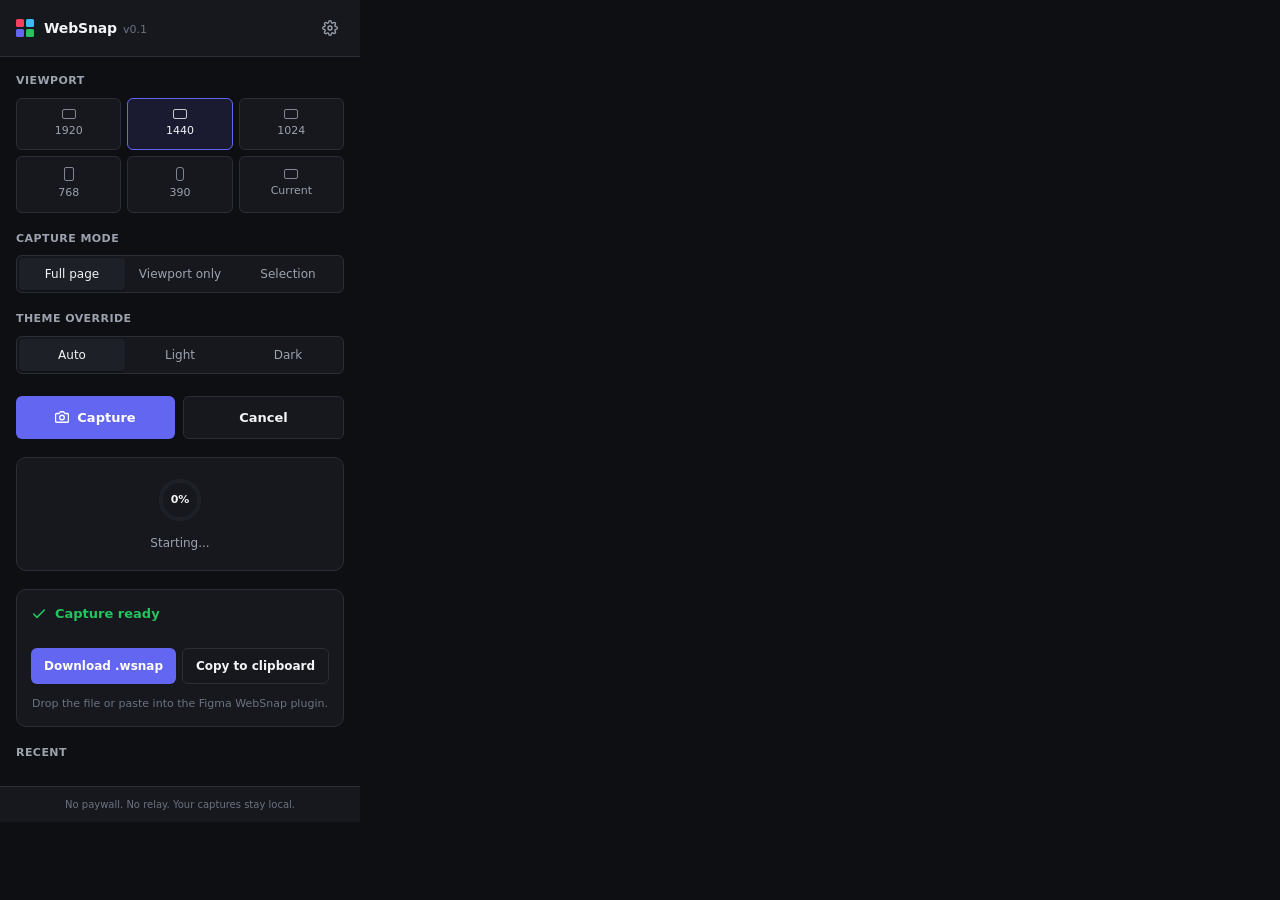
<file: chrome-extension/popup.html>
<!DOCTYPE html>
<html lang="en">
<head>
  <meta charset="UTF-8" />
  <meta name="viewport" content="width=device-width, initial-scale=1.0" />
  <title>WebSnap</title>
  <link rel="stylesheet" href="popup.css" />
</head>
<body>
  <header class="header">
    <div class="brand">
      <div class="logo">
        <span class="logo-square logo-1"></span>
        <span class="logo-square logo-2"></span>
        <span class="logo-square logo-3"></span>
        <span class="logo-square logo-4"></span>
      </div>
      <div class="brand-text">
        <h1>WebSnap</h1>
        <span class="version">v0.1</span>
      </div>
    </div>
    <button class="icon-btn" id="settings-btn" title="Settings" aria-label="Settings">
      <svg width="16" height="16" viewBox="0 0 24 24" fill="none" stroke="currentColor" stroke-width="2" stroke-linecap="round" stroke-linejoin="round"><circle cx="12" cy="12" r="3"></circle><path d="M19.4 15a1.65 1.65 0 0 0 .33 1.82l.06.06a2 2 0 0 1 0 2.83 2 2 0 0 1-2.83 0l-.06-.06a1.65 1.65 0 0 0-1.82-.33 1.65 1.65 0 0 0-1 1.51V21a2 2 0 0 1-2 2 2 2 0 0 1-2-2v-.09A1.65 1.65 0 0 0 9 19.4a1.65 1.65 0 0 0-1.82.33l-.06.06a2 2 0 0 1-2.83 0 2 2 0 0 1 0-2.83l.06-.06a1.65 1.65 0 0 0 .33-1.82 1.65 1.65 0 0 0-1.51-1H3a2 2 0 0 1-2-2 2 2 0 0 1 2-2h.09A1.65 1.65 0 0 0 4.6 9a1.65 1.65 0 0 0-.33-1.82l-.06-.06a2 2 0 0 1 0-2.83 2 2 0 0 1 2.83 0l.06.06a1.65 1.65 0 0 0 1.82.33H9a1.65 1.65 0 0 0 1-1.51V3a2 2 0 0 1 2-2 2 2 0 0 1 2 2v.09a1.65 1.65 0 0 0 1 1.51 1.65 1.65 0 0 0 1.82-.33l.06-.06a2 2 0 0 1 2.83 0 2 2 0 0 1 0 2.83l-.06.06a1.65 1.65 0 0 0-.33 1.82V9a1.65 1.65 0 0 0 1.51 1H21a2 2 0 0 1 2 2 2 2 0 0 1-2 2h-.09a1.65 1.65 0 0 0-1.51 1z"></path></svg>
    </button>
  </header>

  <main class="main">
    <section class="section">
      <label class="label">Viewport</label>
      <div class="viewport-grid">
        <button class="viewport-btn" data-width="1920">
          <span class="vp-icon"></span>
          <span class="vp-w">1920</span>
        </button>
        <button class="viewport-btn active" data-width="1440">
          <span class="vp-icon"></span>
          <span class="vp-w">1440</span>
        </button>
        <button class="viewport-btn" data-width="1024">
          <span class="vp-icon"></span>
          <span class="vp-w">1024</span>
        </button>
        <button class="viewport-btn" data-width="768">
          <span class="vp-icon"></span>
          <span class="vp-w">768</span>
        </button>
        <button class="viewport-btn" data-width="390">
          <span class="vp-icon"></span>
          <span class="vp-w">390</span>
        </button>
        <button class="viewport-btn" data-width="current" id="vp-current">
          <span class="vp-icon"></span>
          <span class="vp-w">Current</span>
        </button>
      </div>
    </section>

    <section class="section">
      <label class="label">Capture mode</label>
      <div class="segment">
        <button class="segment-btn active" data-mode="full">Full page</button>
        <button class="segment-btn" data-mode="viewport">Viewport only</button>
        <button class="segment-btn" data-mode="selection">Selection</button>
      </div>
    </section>

    <section class="section">
      <label class="label">Theme override</label>
      <div class="segment">
        <button class="segment-btn active" data-theme="auto">Auto</button>
        <button class="segment-btn" data-theme="light">Light</button>
        <button class="segment-btn" data-theme="dark">Dark</button>
      </div>
    </section>

    <div class="actions">
      <button class="btn btn-primary" id="capture-btn">
        <svg width="14" height="14" viewBox="0 0 24 24" fill="none" stroke="currentColor" stroke-width="2.2" stroke-linecap="round" stroke-linejoin="round"><path d="M23 19a2 2 0 0 1-2 2H3a2 2 0 0 1-2-2V8a2 2 0 0 1 2-2h4l2-3h6l2 3h4a2 2 0 0 1 2 2z"></path><circle cx="12" cy="13" r="4"></circle></svg>
        <span>Capture</span>
      </button>
      <button class="btn btn-secondary" id="abort-btn" hidden>Cancel</button>
    </div>

    <div class="progress" id="progress" hidden>
      <div class="progress-ring">
        <svg viewBox="0 0 40 40">
          <circle class="progress-ring-bg" cx="20" cy="20" r="16" />
          <circle class="progress-ring-fg" cx="20" cy="20" r="16" />
        </svg>
        <span class="progress-pct" id="progress-pct">0%</span>
      </div>
      <div class="progress-label" id="progress-label">Starting...</div>
    </div>

    <div class="result" id="result" hidden>
      <div class="result-header">
        <svg width="16" height="16" viewBox="0 0 24 24" fill="none" stroke="currentColor" stroke-width="2.4" stroke-linecap="round" stroke-linejoin="round"><polyline points="20 6 9 17 4 12"></polyline></svg>
        <span>Capture ready</span>
      </div>
      <div class="result-meta" id="result-meta"></div>
      <div class="result-actions">
        <button class="btn btn-primary" id="download-btn">Download .wsnap</button>
        <button class="btn btn-secondary" id="copy-btn">Copy to clipboard</button>
      </div>
      <div class="result-hint">Drop the file or paste into the Figma WebSnap plugin.</div>
    </div>

    <section class="section recent" id="recent-section" hidden>
      <label class="label">Recent</label>
      <ul class="recent-list" id="recent-list"></ul>
    </section>
  </main>

  <footer class="footer">
    <span class="footer-text">No paywall. No relay. Your captures stay local.</span>
  </footer>

  <script src="popup.js"></script>
</body>
</html>
</file>
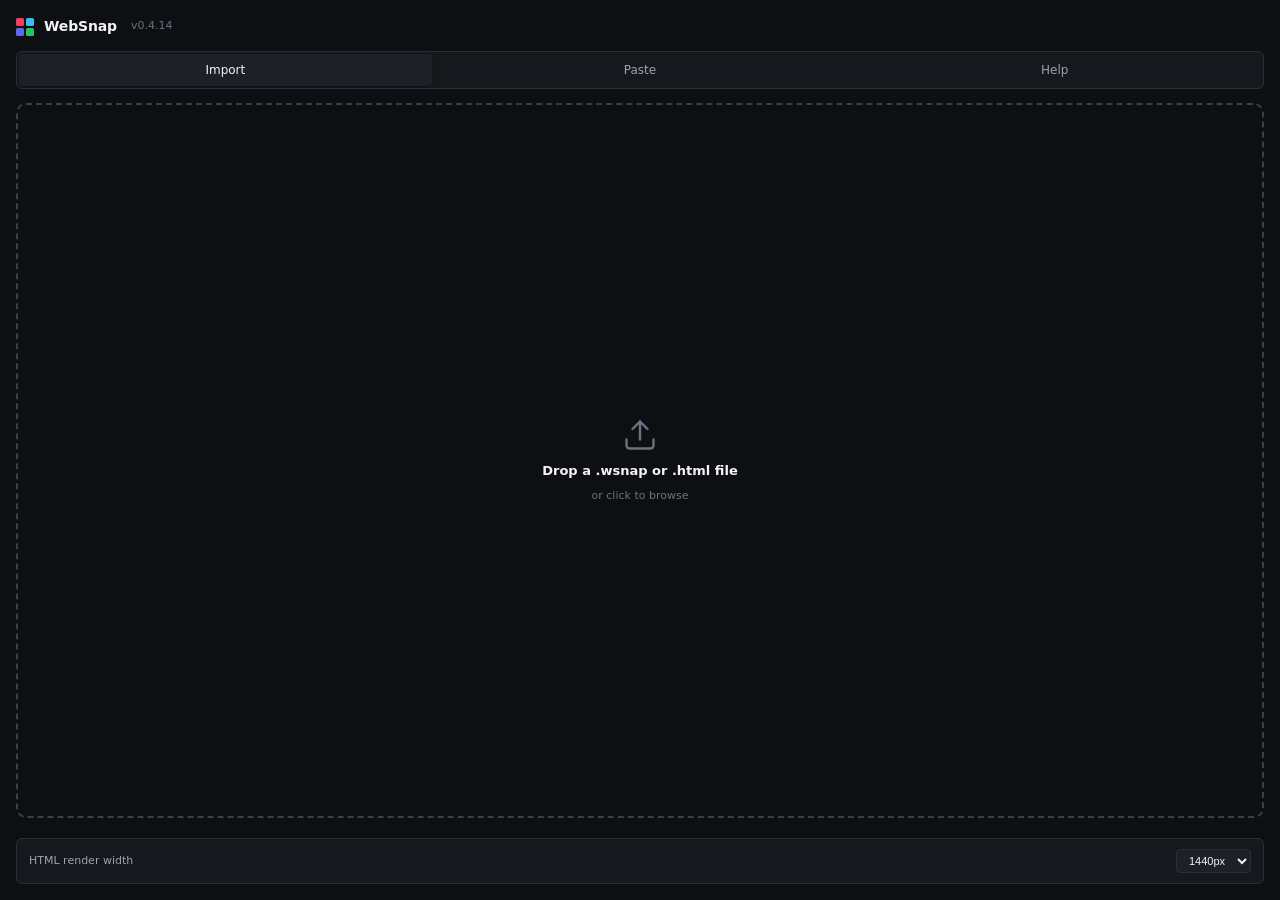
<file: figma-plugin/ui.html>
<!DOCTYPE html>
<html lang="en">
<head>
  <meta charset="UTF-8" />
  <title>WebSnap</title>
  <style>
    :root {
      --bg: #0E0F12;
      --bg-elev: #16181D;
      --bg-elev-2: #1D2026;
      --border: #2A2E36;
      --border-strong: #3A3F4A;
      --text: #F3F4F6;
      --text-dim: #9CA3AF;
      --text-faint: #6B7280;
      --accent: #6366F1;
      --accent-hover: #5458E5;
      --accent-soft: rgba(99, 102, 241, 0.14);
      --success: #22C55E;
      --warn: #F59E0B;
      --danger: #EF4444;
      --radius-sm: 6px;
      --radius: 10px;
    }

    * { box-sizing: border-box; margin: 0; padding: 0; }

    html, body {
      width: 100%;
      height: 100%;
      background: var(--bg);
      color: var(--text);
      font-family: -apple-system, BlinkMacSystemFont, "Inter", "Segoe UI", system-ui, sans-serif;
      font-size: 13px;
      line-height: 1.5;
      overflow: hidden;
    }

    button {
      font: inherit; color: inherit; background: none; border: none; cursor: pointer;
    }

    .app {
      display: flex;
      flex-direction: column;
      height: 100vh;
      padding: 16px;
      gap: 14px;
    }

    .header {
      display: flex;
      align-items: center;
      justify-content: space-between;
    }

    .brand {
      display: flex;
      align-items: center;
      gap: 10px;
    }

    .logo {
      display: grid;
      grid-template-columns: 8px 8px;
      grid-template-rows: 8px 8px;
      gap: 2px;
    }
    .logo span { border-radius: 1.5px; }
    .logo span:nth-child(1) { background: #F43F5E; }
    .logo span:nth-child(2) { background: #38BDF8; }
    .logo span:nth-child(3) { background: #6366F1; }
    .logo span:nth-child(4) { background: #22C55E; }

    .title {
      font-size: 14px;
      font-weight: 600;
      letter-spacing: -0.01em;
    }

    .version {
      color: var(--text-faint);
      font-size: 11px;
      margin-left: 4px;
    }

    .tabs {
      display: flex;
      background: var(--bg-elev);
      border: 1px solid var(--border);
      border-radius: var(--radius-sm);
      padding: 2px;
      gap: 2px;
    }
    .tab {
      flex: 1;
      padding: 7px 8px;
      border-radius: 4px;
      font-size: 12px;
      font-weight: 500;
      color: var(--text-dim);
      transition: all 0.15s;
    }
    .tab:hover { color: var(--text); }
    .tab.active {
      background: var(--bg-elev-2);
      color: var(--text);
      box-shadow: 0 1px 2px rgba(0,0,0,0.3);
    }

    .panel {
      flex: 1;
      display: flex;
      flex-direction: column;
      gap: 12px;
      overflow: hidden;
    }

    .drop-zone {
      flex: 1;
      border: 2px dashed var(--border-strong);
      border-radius: var(--radius);
      display: flex;
      flex-direction: column;
      align-items: center;
      justify-content: center;
      gap: 8px;
      padding: 24px;
      color: var(--text-dim);
      transition: all 0.15s;
      text-align: center;
      cursor: pointer;
    }
    .drop-zone:hover, .drop-zone.dragover {
      border-color: var(--accent);
      background: var(--accent-soft);
      color: var(--text);
    }

    .drop-icon {
      width: 36px;
      height: 36px;
      color: var(--text-faint);
    }
    .drop-zone.dragover .drop-icon { color: var(--accent); }

    .drop-title {
      font-size: 13px;
      font-weight: 600;
      color: var(--text);
    }

    .drop-sub {
      font-size: 11px;
      color: var(--text-faint);
    }

    .or {
      text-align: center;
      color: var(--text-faint);
      font-size: 11px;
      position: relative;
    }
    .or::before, .or::after {
      content: '';
      position: absolute;
      top: 50%;
      width: 30%;
      height: 1px;
      background: var(--border);
    }
    .or::before { left: 0; }
    .or::after { right: 0; }

    .paste-area {
      width: 100%;
      min-height: 80px;
      max-height: 140px;
      padding: 10px 12px;
      background: var(--bg-elev);
      border: 1px solid var(--border);
      border-radius: var(--radius-sm);
      color: var(--text);
      font-family: ui-monospace, SFMono-Regular, "SF Mono", Menlo, monospace;
      font-size: 11px;
      line-height: 1.4;
      resize: vertical;
      outline: none;
    }
    .paste-area:focus {
      border-color: var(--accent);
    }
    .paste-area::placeholder {
      color: var(--text-faint);
    }

    .file-input { display: none; }

    .preview {
      display: flex;
      flex-direction: column;
      gap: 8px;
      padding: 12px;
      background: var(--bg-elev);
      border: 1px solid var(--border);
      border-radius: var(--radius);
    }

    .preview-header {
      display: flex;
      align-items: center;
      justify-content: space-between;
    }

    .preview-host {
      font-weight: 600;
      font-size: 13px;
      white-space: nowrap;
      overflow: hidden;
      text-overflow: ellipsis;
      max-width: 240px;
    }

    .preview-clear {
      width: 22px;
      height: 22px;
      border-radius: 4px;
      color: var(--text-dim);
      display: flex;
      align-items: center;
      justify-content: center;
    }
    .preview-clear:hover { background: var(--bg-elev-2); color: var(--text); }

    .preview-meta {
      display: flex;
      gap: 12px;
      color: var(--text-dim);
      font-size: 11px;
      font-family: ui-monospace, SFMono-Regular, "SF Mono", Menlo, monospace;
    }

    .options {
      display: flex;
      flex-direction: column;
      gap: 10px;
      padding: 12px;
      background: var(--bg-elev);
      border: 1px solid var(--border);
      border-radius: var(--radius);
    }

    .opt-row {
      display: flex;
      align-items: center;
      justify-content: space-between;
      gap: 12px;
    }

    .opt-label {
      font-size: 12px;
      color: var(--text);
    }

    .opt-hint {
      font-size: 10px;
      color: var(--text-faint);
      margin-top: 2px;
    }

    .switch {
      position: relative;
      width: 30px;
      height: 18px;
      background: var(--bg-elev-2);
      border: 1px solid var(--border-strong);
      border-radius: 999px;
      cursor: pointer;
      transition: background 0.15s;
      flex-shrink: 0;
    }
    .switch::after {
      content: '';
      position: absolute;
      top: 1px;
      left: 1px;
      width: 14px;
      height: 14px;
      background: var(--text-dim);
      border-radius: 50%;
      transition: all 0.15s;
    }
    .switch.on {
      background: var(--accent);
      border-color: var(--accent);
    }
    .switch.on::after {
      left: 13px;
      background: white;
    }

    .actions {
      display: flex;
      gap: 8px;
    }

    .btn {
      flex: 1;
      display: flex;
      align-items: center;
      justify-content: center;
      gap: 8px;
      padding: 11px 14px;
      border-radius: var(--radius-sm);
      font-size: 13px;
      font-weight: 600;
      transition: all 0.15s;
    }
    .btn-primary { background: var(--accent); color: white; }
    .btn-primary:hover { background: var(--accent-hover); }
    .btn-primary:disabled { background: var(--bg-elev-2); color: var(--text-faint); cursor: not-allowed; }
    .btn-secondary { background: var(--bg-elev); border: 1px solid var(--border); color: var(--text); }
    .btn-secondary:hover { background: var(--bg-elev-2); }

    .progress {
      display: flex;
      flex-direction: column;
      gap: 8px;
      padding: 12px;
      background: var(--bg-elev);
      border: 1px solid var(--border);
      border-radius: var(--radius);
    }
    .progress-label {
      display: flex;
      justify-content: space-between;
      font-size: 12px;
      color: var(--text-dim);
    }
    .progress-bar {
      height: 4px;
      background: var(--bg-elev-2);
      border-radius: 2px;
      overflow: hidden;
    }
    .progress-fill {
      height: 100%;
      background: var(--accent);
      width: 0%;
      transition: width 0.25s;
      border-radius: 2px;
    }

    .toast {
      position: fixed;
      bottom: 16px;
      left: 50%;
      transform: translateX(-50%);
      background: var(--bg-elev-2);
      border: 1px solid var(--border-strong);
      color: var(--text);
      padding: 8px 14px;
      border-radius: var(--radius-sm);
      font-size: 12px;
      opacity: 0;
      pointer-events: none;
      transition: opacity 0.2s;
      max-width: 80%;
      text-align: center;
    }
    .toast.visible { opacity: 1; }
    .toast.error { border-color: var(--danger); color: var(--danger); }

    .panel.hidden { display: none; }
  </style>
</head>
<body>
  <div class="app">
    <header class="header">
      <div class="brand">
        <div class="logo">
          <span></span><span></span><span></span><span></span>
        </div>
        <span class="title">WebSnap</span>
        <span class="version">v0.4.14</span>
      </div>
    </header>

    <div class="tabs">
      <button class="tab active" data-tab="drop">Import</button>
      <button class="tab" data-tab="paste">Paste</button>
      <button class="tab" data-tab="help">Help</button>
    </div>

    <!-- Drop tab -->
    <section class="panel" id="panel-drop">
      <div class="drop-zone" id="drop-zone">
        <svg class="drop-icon" viewBox="0 0 24 24" fill="none" stroke="currentColor" stroke-width="1.6" stroke-linecap="round" stroke-linejoin="round"><path d="M21 15v4a2 2 0 0 1-2 2H5a2 2 0 0 1-2-2v-4"></path><polyline points="17 8 12 3 7 8"></polyline><line x1="12" y1="3" x2="12" y2="15"></line></svg>
        <div class="drop-title">Drop a .wsnap or .html file</div>
        <div class="drop-sub">or click to browse</div>
      </div>
      <input type="file" class="file-input" id="file-input" accept=".wsnap,.json,.html,.htm,application/json,text/html" />
      <div style="display:flex; align-items:center; justify-content:space-between; padding:10px 12px; background:var(--bg-elev); border:1px solid var(--border); border-radius:var(--radius-sm); margin-top:8px;">
        <span style="font-size:11px; color:var(--text-dim);">HTML render width</span>
        <select id="html-viewport" style="background:var(--bg-elev-2); border:1px solid var(--border); color:var(--text); padding:4px 8px; border-radius:4px; font-size:11px; outline:none;">
          <option value="1920">1920px</option>
          <option value="1440" selected>1440px</option>
          <option value="1024">1024px</option>
          <option value="768">768px</option>
          <option value="390">390px</option>
        </select>
      </div>
      <iframe id="html-sandbox" sandbox="allow-same-origin" style="position:fixed; left:-99999px; top:0; width:1440px; height:900px; border:0; opacity:0; pointer-events:none; z-index:-1;"></iframe>
    </section>

    <!-- Paste tab -->
    <section class="panel hidden" id="panel-paste">
      <textarea class="paste-area" id="paste-area" placeholder="Paste your .wsnap JSON here (Cmd/Ctrl+V)..."></textarea>
      <button class="btn btn-secondary" id="paste-load">Load pasted data</button>
    </section>

    <!-- Help tab -->
    <section class="panel hidden" id="panel-help">
      <div style="display:flex; flex-direction:column; gap:10px; font-size:12px; color:var(--text-dim); line-height:1.6;">
        <p style="color:var(--text); font-weight:600;">Two ways to use WebSnap</p>
        <p style="color:var(--text); font-weight:600; margin-top:4px;">A. From a live webpage</p>
        <p>1. Install the WebSnap Chrome extension on any page</p>
        <p>2. Click the WebSnap icon, pick viewport, hit Capture</p>
        <p>3. Download the .wsnap file or copy to clipboard</p>
        <p>4. Drop the file or paste here</p>
        <p style="color:var(--text); font-weight:600; margin-top:4px;">B. From a local HTML file</p>
        <p>1. Drop your .html file directly onto the import zone</p>
        <p>2. Plugin renders it in a hidden iframe and extracts layout</p>
        <p>3. Same import pipeline runs</p>
        <p style="color:var(--text-faint); margin-top:6px;">HTML upload works best with self-contained files (inline CSS, data: URI images). External CSS/images may not load.</p>
      </div>
    </section>

    <!-- Preview + import (shown once data loaded) -->
    <div id="ready" style="display:none; flex-direction:column; gap:10px;">
      <div class="preview">
        <div class="preview-header">
          <span class="preview-host" id="preview-host"></span>
          <button class="preview-clear" id="preview-clear" title="Clear">
            <svg width="12" height="12" viewBox="0 0 24 24" fill="none" stroke="currentColor" stroke-width="2.4" stroke-linecap="round" stroke-linejoin="round"><line x1="18" y1="6" x2="6" y2="18"></line><line x1="6" y1="6" x2="18" y2="18"></line></svg>
          </button>
        </div>
        <div class="preview-meta" id="preview-meta"></div>
      </div>

      <div class="options">
        <div class="opt-row">
          <div>
            <div class="opt-label">Clean up layers</div>
            <div class="opt-hint">Flatten empty wrapper divs and name layers meaningfully. Recommended.</div>
          </div>
          <div class="switch on" data-opt="cleanLayers"></div>
        </div>
        <div class="opt-row">
          <div>
            <div class="opt-label">Use Auto Layout</div>
            <div class="opt-hint">On = editable flex layout that matches the source structure (recommended). Off = pixel-perfect frames with fixed positions — exact but not resizable.</div>
          </div>
          <div class="switch on" data-opt="autoLayout"></div>
        </div>
        <div class="opt-row">
          <div>
            <div class="opt-label">Import images</div>
            <div class="opt-hint">Off = placeholders only, smaller file, faster import.</div>
          </div>
          <div class="switch on" data-opt="images"></div>
        </div>
        <div class="opt-row">
          <div>
            <div class="opt-label">Apply effects</div>
            <div class="opt-hint">Shadows, gradients, blurs.</div>
          </div>
          <div class="switch on" data-opt="effects"></div>
        </div>
      </div>

      <div class="actions">
        <button class="btn btn-primary" id="import-btn">Import to canvas</button>
      </div>
    </div>

    <!-- Progress -->
    <div class="progress" id="progress-card" style="display:none;">
      <div class="progress-label">
        <span id="progress-text">Starting...</span>
        <span id="progress-pct">0%</span>
      </div>
      <div class="progress-bar"><div class="progress-fill" id="progress-fill"></div></div>
    </div>
  </div>

  <div class="toast" id="toast"></div>

  <script>
    // ---------- UI state ----------
    const state = {
      data: null,
      options: { autoLayout: true, images: true, effects: true, cleanLayers: true }
    };

    const els = {
      tabs: document.querySelectorAll('.tab'),
      panels: { drop: document.getElementById('panel-drop'), paste: document.getElementById('panel-paste'), help: document.getElementById('panel-help') },
      dropZone: document.getElementById('drop-zone'),
      fileInput: document.getElementById('file-input'),
      pasteArea: document.getElementById('paste-area'),
      pasteLoad: document.getElementById('paste-load'),
      ready: document.getElementById('ready'),
      previewHost: document.getElementById('preview-host'),
      previewMeta: document.getElementById('preview-meta'),
      previewClear: document.getElementById('preview-clear'),
      importBtn: document.getElementById('import-btn'),
      switches: document.querySelectorAll('.switch'),
      toast: document.getElementById('toast'),
      progressCard: document.getElementById('progress-card'),
      progressText: document.getElementById('progress-text'),
      progressPct: document.getElementById('progress-pct'),
      progressFill: document.getElementById('progress-fill')
    };

    // ---------- Tabs ----------
    els.tabs.forEach(t => t.addEventListener('click', () => {
      els.tabs.forEach(x => x.classList.toggle('active', x === t));
      Object.entries(els.panels).forEach(([k, p]) => p.classList.toggle('hidden', k !== t.dataset.tab));
    }));

    // ---------- Drop zone ----------
    els.dropZone.addEventListener('click', () => els.fileInput.click());
    els.dropZone.addEventListener('dragover', (e) => { e.preventDefault(); els.dropZone.classList.add('dragover'); });
    els.dropZone.addEventListener('dragleave', () => els.dropZone.classList.remove('dragover'));
    els.dropZone.addEventListener('drop', (e) => {
      e.preventDefault();
      els.dropZone.classList.remove('dragover');
      const file = e.dataTransfer.files[0];
      if (file) readFile(file);
    });
    els.fileInput.addEventListener('change', (e) => {
      const file = e.target.files[0];
      if (file) readFile(file);
    });

    function readFile(file) {
      const r = new FileReader();
      const name = (file.name || '').toLowerCase();
      const isHtml = name.endsWith('.html') || name.endsWith('.htm') || file.type === 'text/html';
      r.onload = () => {
        if (isHtml) {
          parseHtmlFile(r.result, file.name);
        } else {
          loadJSON(r.result, file.name);
        }
      };
      r.onerror = () => toast('Could not read file', true);
      r.readAsText(file);
    }

    // ---------- HTML parsing path ----------
    async function parseHtmlFile(htmlString, fileName) {
      toast('Rendering HTML...');
      const iframe = document.getElementById('html-sandbox');
      const viewportWidth = parseInt(document.getElementById('html-viewport').value, 10) || 1440;

      try {
        // Set iframe size to target viewport.
        // Height = 900px (not 5000px) — keeps 100vh realistic so min-height:100vh
        // doesn't inflate sections to 5000px, pushing all content below the fold.
        // getBoundingClientRect still returns correct absolute y-positions for content
        // beyond 900px since we add win.scrollY (which is 0 on a static load).
        iframe.style.width = viewportWidth + 'px';
        iframe.style.height = '900px';

        // Use srcdoc to load the HTML
        await new Promise((resolve, reject) => {
          const onLoad = () => { iframe.removeEventListener('load', onLoad); resolve(); };
          const onErr = (e) => { iframe.removeEventListener('error', onErr); reject(e); };
          iframe.addEventListener('load', onLoad);
          iframe.addEventListener('error', onErr);
          iframe.srcdoc = htmlString;
          setTimeout(resolve, 4000); // safety timeout
        });

        // Wait for fonts and a tick for layout
        try { await iframe.contentDocument.fonts.ready; } catch (_e) {}
        await new Promise(r => setTimeout(r, 300));

        const win = iframe.contentWindow;
        const doc = iframe.contentDocument;
        if (!doc || !doc.body) {
          toast('HTML has no body', true);
          return;
        }

        const tree = buildHtmlTree(doc.body, win);
        const docW = Math.max(viewportWidth, doc.body.scrollWidth);

        // Compute content height from the captured rects rather than scrollHeight.
        // scrollHeight is unreliable in the sandboxed iframe — use tree rect traversal.
        // The tree rects are ground truth — use the deepest element's bottom edge.
        // Special case: if a container extends 300px+ below its deepest child it's
        // almost certainly inflated by min-height:100vh — use children's bottom instead.
        const docH = (function() {
          function maxBottom(n) {
            if (!n) return 0;
            let childB = 0;
            if (n.children) n.children.forEach(c => { const cb = maxBottom(c); if (cb > childB) childB = cb; });
            if (!n.rect) return childB;
            const ownB = n.rect.y + n.rect.h;
            if (childB > 0 && ownB > childB + 300) return childB;
            return Math.max(childB, ownB);
          }
          const treeBottom = maxBottom(tree);
          return Math.max(900, treeBottom > 0 ? treeBottom + 80 : doc.documentElement.scrollHeight);
        })();

        const wsnap = {
          version: '0.1',
          url: 'file://' + (fileName || 'uploaded.html'),
          title: doc.title || fileName || 'HTML upload',
          viewport: { width: viewportWidth, height: 900 },
          document: { width: docW, height: docH },
          captured_at: new Date().toISOString(),
          tree: tree,
          assets: {},
          stats: { nodes: countNodes(tree), images: 0 }
        };
        state.data = wsnap;
        showPreview();
        toast('HTML parsed: ' + wsnap.stats.nodes + ' nodes');
      } catch (e) {
        console.error('HTML parse failed', e);
        toast('HTML parse failed: ' + (e && e.message ? e.message : e), true);
      }
    }

    function countNodes(n) {
      if (!n) return 0;
      let c = 1;
      if (n.children) n.children.forEach(k => c += countNodes(k));
      return c;
    }

    const SKIP_HTML_TAGS = new Set(['SCRIPT','STYLE','NOSCRIPT','META','LINK','HEAD','TITLE','BR']);
    const INLINE_TAGS = new Set(['SPAN','A','STRONG','B','EM','I','U','SMALL','MARK','CODE','SUB','SUP','LABEL','TIME','CITE','Q','KBD','ABBR']);
    const INLINE_DISPLAYS = new Set(['inline','inline-block','inline-flex']);
    const HTML_STYLE_KEYS = [
      'display','position','opacity','visibility',
      'background-color','background-image','background-size','background-position','background-repeat',
      'background-clip','-webkit-background-clip',
      'color',
      'font-family','font-size','font-weight','font-style','line-height','letter-spacing','text-align',
      'text-transform','text-decoration','text-decoration-line','text-decoration-color',
      'text-shadow','word-spacing','white-space',
      'border-top-width','border-right-width','border-bottom-width','border-left-width',
      'border-top-color','border-right-color','border-bottom-color','border-left-color',
      'border-top-style','border-right-style','border-bottom-style','border-left-style',
      'border-top-left-radius','border-top-right-radius','border-bottom-left-radius','border-bottom-right-radius',
      'outline-width','outline-style','outline-color','outline-offset',
      'box-shadow','backdrop-filter','-webkit-backdrop-filter','mix-blend-mode',
      'flex-direction','flex-wrap','flex-grow','flex-shrink','flex-basis','align-self',
      'justify-content','align-items','align-content','gap','row-gap','column-gap',
      'grid-template-columns','grid-template-rows','grid-auto-flow',
      'object-fit','object-position',
      'padding-top','padding-right','padding-bottom','padding-left',
      'overflow','overflow-x','overflow-y',
      'transform','filter','z-index','cursor'
    ];

    function buildHtmlTree(el, win) {
      if (!el || el.nodeType !== 1) return null;
      if (SKIP_HTML_TAGS.has(el.tagName)) return null;
      const styles = win.getComputedStyle(el);
      if (styles.display === 'none' || styles.visibility === 'hidden') return null;
      if (parseFloat(styles.opacity) === 0) return null;

      if (styles.display === 'contents') {
        const flat = [];
        for (const c of el.children) {
          const cn = buildHtmlTree(c, win);
          if (cn) flat.push(cn);
        }
        return { __flatten: true, children: flat };
      }

      const rect = el.getBoundingClientRect();
      const docX = rect.left + win.scrollX;
      const docY = rect.top + win.scrollY;
      if (rect.width === 0 && rect.height === 0 && el.tagName !== 'IMG') return null;

      const node = {
        tag: el.tagName.toLowerCase(),
        rect: { x: docX, y: docY, w: rect.width, h: rect.height },
        styles: pickHtmlStyles(styles),
        text: null,
        children: []
      };
      if (el.id) node.id = el.id;
      if (el.getAttribute && el.getAttribute('alt')) node.alt = el.getAttribute('alt');
      if (el.getAttribute && el.getAttribute('aria-label')) node.ariaLabel = el.getAttribute('aria-label');
      if (el.getAttribute && el.getAttribute('role')) node.role = el.getAttribute('role');
      if (typeof el.className === 'string' && el.className) node.class = el.className;

      // Image handling — just record src, no fetch
      if (el.tagName === 'IMG' && el.src) {
        if (el.src.startsWith('data:')) {
          // Inline image: skip data: in assets, embed via image fill later if we want
          node.image = { id: null, src: el.src };
        } else {
          node.image = { id: null, src: el.src };
        }
      }

      // Background gradient detection — multi-layer support
      const bgImg = styles.backgroundImage;
      if (bgImg && bgImg !== 'none' && bgImg.includes('gradient')) {
        // Split by top-level commas only (ignore commas inside parens like rgba(...))
        const _layers = [];
        let _depth = 0, _start = 0;
        for (let _i = 0; _i < bgImg.length; _i++) {
          if (bgImg[_i] === '(') _depth++;
          else if (bgImg[_i] === ')') _depth--;
          else if (bgImg[_i] === ',' && _depth === 0) {
            _layers.push(bgImg.slice(_start, _i).trim());
            _start = _i + 1;
          }
        }
        _layers.push(bgImg.slice(_start).trim());
        const _gradients = [];
        for (const _layer of _layers) {
          if (!_layer.includes('gradient')) continue;
          const _norm = _layer.replace(/^repeating-/, '');
          const _type = _norm.startsWith('linear') ? 'linear' : _norm.startsWith('radial') ? 'radial' : _norm.startsWith('conic') ? 'conic' : null;
          if (!_type) continue;
          const _idx = _layer.indexOf('(');
          const _end = _layer.lastIndexOf(')');
          if (_idx < 0 || _end < 0) continue;
          _gradients.push({ type: _type, raw: _layer.slice(_idx + 1, _end) });
        }
        if (_gradients.length) {
          node.styles.backgroundGradients = _gradients;
          // Keep single-field alias for gradient-text and backward compat
          node.styles.backgroundGradient = _gradients[0];
        }
      }

      // SVG handling: capture source for editable vectors
      if (el.tagName.toLowerCase() === 'svg' || (el.namespaceURI && el.namespaceURI.includes('svg'))) {
        try {
          node.svg = { source: new XMLSerializer().serializeToString(el) };
        } catch (_e) {}
        return node;
      }

      const inlineOnly = isInlineLayoutContainer(el, win);
      if (inlineOnly) {
        const txt = el.innerText || el.textContent || '';
        if (txt.trim()) {
          // Drill down to the element that actually carries the text styling (color etc.)
          let textEl = el;
          const target = txt.trim();
          let guard = 0;
          while (textEl.children && textEl.children.length >= 1 && guard < 20) {
            guard++;
            let next = null;
            for (const c of textEl.children) {
              if ((c.textContent || '').trim() === target) { next = c; break; }
            }
            if (next) textEl = next; else break;
          }
          const textStyles = textEl === el ? styles : win.getComputedStyle(textEl);
          node.text = { content: txt, style: extractTextStyle(textStyles) };
        }
      } else {
        // ::before decorative pseudo-element (renders behind children)
        const beforeNode = capturePseudoHtml(el, '::before', win);
        if (beforeNode) node.children.push(beforeNode);

        for (const child of el.children) {
          const cn = buildHtmlTree(child, win);
          if (!cn) continue;
          if (cn.__flatten && Array.isArray(cn.children)) {
            for (const g of cn.children) node.children.push(g);
          } else {
            node.children.push(cn);
          }
        }
        // Direct text nodes (mixed content)
        let directText = '';
        for (const ch of el.childNodes) {
          if (ch.nodeType === 3) directText += ch.textContent;
        }
        if (directText.trim()) {
          node.text = { content: directText, style: extractTextStyle(styles) };
        }

        // ::after decorative pseudo-element (renders on top of children)
        const afterNode = capturePseudoHtml(el, '::after', win);
        if (afterNode) node.children.push(afterNode);
      }
      return node;
    }

    // Capture a ::before or ::after pseudo-element as a plain node if it paints a background.
    // Text-content pseudos (like ::before { content: "NEW" }) are skipped — the browser
    // doesn't expose a bounding rect for them, so placement would be unreliable.
    function capturePseudoHtml(el, which, win) {
      let ps;
      try { ps = win.getComputedStyle(el, which); } catch (_e) { return null; }
      if (!ps) return null;
      const content = ps.content;
      if (!content || content === 'none' || content === 'normal') return null;

      const bgColor = ps.backgroundColor;
      const bgImage = ps.backgroundImage;
      const hasBgColor = bgColor && bgColor !== 'rgba(0, 0, 0, 0)' && bgColor !== 'transparent';
      const hasBgImage = bgImage && bgImage !== 'none';
      if (!hasBgColor && !hasBgImage) return null;

      const parentRect = el.getBoundingClientRect();
      if (parentRect.width === 0 && parentRect.height === 0) return null;

      let w = parseFloat(ps.width) || 0;
      let h = parseFloat(ps.height) || 0;
      const pos = ps.position;
      let x = parentRect.left + win.scrollX;
      let y = parentRect.top + win.scrollY;

      if (pos === 'absolute' || pos === 'fixed') {
        const L = ps.left, R = ps.right, T = ps.top, B = ps.bottom;
        if (!w && L !== 'auto' && R !== 'auto') w = parentRect.width - parseFloat(L) - parseFloat(R);
        if (!h && T !== 'auto' && B !== 'auto') h = parentRect.height - parseFloat(T) - parseFloat(B);
        if (L !== 'auto') x = parentRect.left + win.scrollX + parseFloat(L);
        else if (R !== 'auto') x = parentRect.right + win.scrollX - parseFloat(R) - (w || 0);
        if (T !== 'auto') y = parentRect.top + win.scrollY + parseFloat(T);
        else if (B !== 'auto') y = parentRect.bottom + win.scrollY - parseFloat(B) - (h || 0);
      }
      if (!w) w = parentRect.width;
      if (!h) h = parentRect.height;
      if (w <= 0 || h <= 0) return null;
      // Skip mis-measured oversized pseudos
      if (w > parentRect.width * 4 && h > parentRect.height * 4) return null;

      const styles = {};
      if (hasBgColor) styles.backgroundColor = bgColor;
      if (pos) styles.position = pos;
      ['border-top-left-radius','border-top-right-radius','border-bottom-left-radius','border-bottom-right-radius'].forEach(function(k) {
        const v = ps.getPropertyValue(k);
        if (v && v !== '0px') styles[camelize(k)] = v;
      });
      const op = ps.opacity;
      if (op && op !== '1') styles.opacity = op;
      if (ps.boxShadow && ps.boxShadow !== 'none') styles.boxShadow = ps.boxShadow;
      if (ps.mixBlendMode && ps.mixBlendMode !== 'normal') styles.mixBlendMode = ps.mixBlendMode;

      const node = {
        tag: 'pseudo',
        class: 'pseudo' + which.replace(/:/g, '-'),
        rect: { x: Math.round(x), y: Math.round(y), w: Math.round(w), h: Math.round(h) },
        styles: styles, text: null, image: null, svg: null, children: []
      };
      // Gradient background — multi-layer support (url() assets skipped in HTML upload)
      if (hasBgImage && bgImage.includes('gradient')) {
        const _players = [];
        let _pd = 0, _ps = 0;
        for (let _pi = 0; _pi < bgImage.length; _pi++) {
          if (bgImage[_pi] === '(') _pd++;
          else if (bgImage[_pi] === ')') _pd--;
          else if (bgImage[_pi] === ',' && _pd === 0) {
            _players.push(bgImage.slice(_ps, _pi).trim());
            _ps = _pi + 1;
          }
        }
        _players.push(bgImage.slice(_ps).trim());
        const _pgrads = [];
        for (const _pl of _players) {
          if (!_pl.includes('gradient')) continue;
          const _pn = _pl.replace(/^repeating-/, '');
          const _pt = _pn.startsWith('linear') ? 'linear' : _pn.startsWith('radial') ? 'radial' : _pn.startsWith('conic') ? 'conic' : null;
          if (!_pt) continue;
          const _pi2 = _pl.indexOf('(');
          const _pe = _pl.lastIndexOf(')');
          if (_pi2 < 0 || _pe < 0) continue;
          _pgrads.push({ type: _pt, raw: _pl.slice(_pi2 + 1, _pe) });
        }
        if (_pgrads.length) {
          node.styles.backgroundGradients = _pgrads;
          node.styles.backgroundGradient = _pgrads[0];
        }
      }
      if (!hasBgColor && !node.styles.backgroundGradient) return null;
      return node;
    }

    function isInlineLayoutContainer(el, win) {
      const ps = win.getComputedStyle(el);
      if (ps.display === 'flex' || ps.display === 'inline-flex' || ps.display === 'grid' || ps.display === 'inline-grid') return false;
      // Media descendants mean this isn't a pure text container
      if (el.querySelector('img, svg, video, canvas, picture, input, textarea, select, button, iframe')) return false;
      const descendants = el.querySelectorAll('*');
      for (let i = 0; i < descendants.length; i++) {
        const bg = win.getComputedStyle(descendants[i]).backgroundImage;
        if (bg && bg !== 'none' && bg.indexOf('url(') >= 0) return false;
      }
      if (!el.children.length) return (el.textContent || '').trim().length > 0;
      for (const c of el.children) {
        if (INLINE_TAGS.has(c.tagName)) {
          // An inline-block/inline-flex child with a visible background (e.g. a styled pill
          // badge: <span class="badge">) needs its own frame — collapsing it to plain text
          // would discard its background-color and border-radius.
          const cs = win.getComputedStyle(c);
          if ((cs.display === 'inline-block' || cs.display === 'inline-flex') &&
              cs.backgroundColor !== 'rgba(0, 0, 0, 0)') {
            return false;
          }
          continue;
        }
        const cs = win.getComputedStyle(c);
        if (!INLINE_DISPLAYS.has(cs.display)) return false;
      }
      return true;
    }

    function pickHtmlStyles(cs) {
      const out = {};
      const keepAuto = new Set(['overflow','overflow-x','overflow-y','cursor']);
      const keepNormal = new Set(['font-weight','white-space']);
      const keepBase = new Set(['display','position']);
      for (const k of HTML_STYLE_KEYS) {
        const v = cs.getPropertyValue(k);
        if (!v) continue;
        if (v !== 'normal' && v !== 'none' && v !== 'auto') {
          out[camelize(k)] = v;
        } else if ((keepAuto.has(k) && v === 'auto') || (keepNormal.has(k) && v === 'normal') || keepBase.has(k)) {
          out[camelize(k)] = v;
        }
      }
      return out;
    }

    function extractTextStyle(cs) {
      return {
        fontFamily: cs.fontFamily,
        fontSize: parseFloat(cs.fontSize),
        fontWeight: parseInt(cs.fontWeight, 10) || cs.fontWeight,
        fontStyle: cs.fontStyle,
        lineHeight: cs.lineHeight,
        letterSpacing: cs.letterSpacing,
        color: cs.color,
        textAlign: cs.textAlign,
        textTransform: cs.textTransform,
        textDecoration: cs.textDecorationLine || cs.textDecoration,
        whiteSpace: cs.whiteSpace
      };
    }

    function camelize(s) {
      return s.replace(/-([a-z])/g, (_, c) => c.toUpperCase());
    }

    // ---------- Paste ----------
    els.pasteLoad.addEventListener('click', () => {
      const v = els.pasteArea.value.trim();
      if (!v) return toast('Paste a WebSnap JSON first', true);
      loadJSON(v, 'pasted');
    });

    // Allow direct paste anywhere in the plugin window
    // Skip if the paste target is the textarea (user is intentionally pasting there)
    document.addEventListener('paste', (e) => {
      if (e.target === els.pasteArea) return;
      const txt = (e.clipboardData || window.clipboardData).getData('text');
      if (txt && txt.trim().startsWith('{') && txt.includes('"version"') && txt.includes('"tree"')) {
        loadJSON(txt, 'pasted');
      }
    });

    function loadJSON(str, source) {
      let parsed;
      try { parsed = JSON.parse(str); }
      catch (e) { return toast('Invalid JSON', true); }
      if (!parsed || !parsed.tree || !parsed.version) return toast('Not a WebSnap file', true);
      state.data = parsed;
      showPreview();
    }

    function showPreview() {
      const d = state.data;
      let host = 'untitled';
      try { host = new URL(d.url).hostname; } catch {}
      els.previewHost.textContent = host;
      const kb = Math.round(JSON.stringify(d).length / 1024);
      const nodes = (d.stats && d.stats.nodes != null) ? d.stats.nodes : '?';
      const imgs = (d.stats && d.stats.images != null) ? d.stats.images : Object.keys(d.assets || {}).length;
      els.previewMeta.innerHTML = `
        <span>${d.viewport.width}x${d.viewport.height}px</span>
        <span>${nodes} nodes</span>
        <span>${imgs} imgs</span>
        <span>${kb}KB</span>
      `;
      // Heads-up for very large captures so the wait isn't a surprise
      if (typeof nodes === 'number' && nodes > 3000) {
        const warn = document.createElement('div');
        warn.style.cssText = 'font-size:11px;color:var(--warn);margin-top:6px;';
        warn.textContent = 'Large page (' + nodes + ' layers) — import may take a minute and Figma may lag briefly.';
        els.previewMeta.appendChild(warn);
      }
      els.ready.style.display = 'flex';
    }

    els.previewClear.addEventListener('click', () => {
      state.data = null;
      els.ready.style.display = 'none';
      els.pasteArea.value = '';
      els.fileInput.value = '';
    });

    // ---------- Options ----------
    els.switches.forEach(s => s.addEventListener('click', () => {
      const opt = s.dataset.opt;
      state.options[opt] = !state.options[opt];
      s.classList.toggle('on', state.options[opt]);
    }));

    // ---------- Import ----------
    els.importBtn.addEventListener('click', async () => {
      if (!state.data) return toast('Load a WebSnap file first', true);
      els.importBtn.disabled = true;
      els.progressCard.style.display = 'flex';
      // Convert any WebP/AVIF assets to PNG first — Figma's createImage can't decode them.
      // This also fixes older .wsnap files captured before the background converted formats.
      setProgress(1, 'Preparing images...');
      try {
        await convertUnsupportedAssets(state.data);
      } catch (e) { console.warn('asset conversion skipped', e); }
      setProgress(2, 'Sending to canvas...');
      parent.postMessage({
        pluginMessage: { type: 'import', data: state.data, options: state.options }
      }, '*');
    });

    async function convertUnsupportedAssets(data) {
      if (!data || !data.assets) return;
      const ids = Object.keys(data.assets);
      let converted = 0;
      for (const id of ids) {
        const uri = data.assets[id];
        if (!uri || typeof uri !== 'string') continue;
        // Only raster formats Figma can't decode
        if (uri.startsWith('data:image/webp') || uri.startsWith('data:image/avif') ||
            uri.startsWith('data:image/jxl') || uri.startsWith('data:image/heic') || uri.startsWith('data:image/heif')) {
          try {
            const png = await dataUriToPng(uri);
            if (png) { data.assets[id] = png; converted++; }
          } catch (e) {}
        }
      }
      if (converted) toast('Converted ' + converted + ' image(s) for Figma');
    }

    function dataUriToPng(uri) {
      return new Promise((resolve) => {
        const img = new Image();
        img.onload = () => {
          try {
            const canvas = document.createElement('canvas');
            canvas.width = img.naturalWidth || 1;
            canvas.height = img.naturalHeight || 1;
            const ctx = canvas.getContext('2d');
            ctx.drawImage(img, 0, 0);
            resolve(canvas.toDataURL('image/png'));
          } catch (e) { resolve(null); }
        };
        img.onerror = () => resolve(null);
        img.src = uri;
      });
    }

    // ---------- Messages from sandbox ----------
    window.addEventListener('message', (e) => {
      const msg = e.data && e.data.pluginMessage;
      if (!msg) return;
      if (msg.type === 'progress') setProgress(msg.pct, msg.label);
      else if (msg.type === 'done') {
        setProgress(100, 'Done');
        let toastMsg = `Imported ${msg.nodes} layers`;
        if (msg.missingFonts && msg.missingFonts.length) {
          toastMsg += `. Install for fidelity: ${msg.missingFonts.slice(0, 2).join(', ')}`;
          if (msg.missingFonts.length > 2) toastMsg += ` +${msg.missingFonts.length - 2}`;
        }
        toast(toastMsg);
        setTimeout(() => {
          els.progressCard.style.display = 'none';
          els.importBtn.disabled = false;
          setProgress(0, '');
        }, 1200);
      } else if (msg.type === 'error') {
        toast('Import failed: ' + msg.error, true);
        els.progressCard.style.display = 'none';
        els.importBtn.disabled = false;
      }
    });

    function setProgress(pct, label) {
      els.progressFill.style.width = pct + '%';
      els.progressPct.textContent = Math.round(pct) + '%';
      if (label) els.progressText.textContent = label;
    }

    function toast(msg, isError) {
      els.toast.textContent = msg;
      els.toast.classList.toggle('error', !!isError);
      els.toast.classList.add('visible');
      clearTimeout(toast._t);
      toast._t = setTimeout(() => els.toast.classList.remove('visible'), 2400);
    }
  </script>
</body>
</html>
</file>
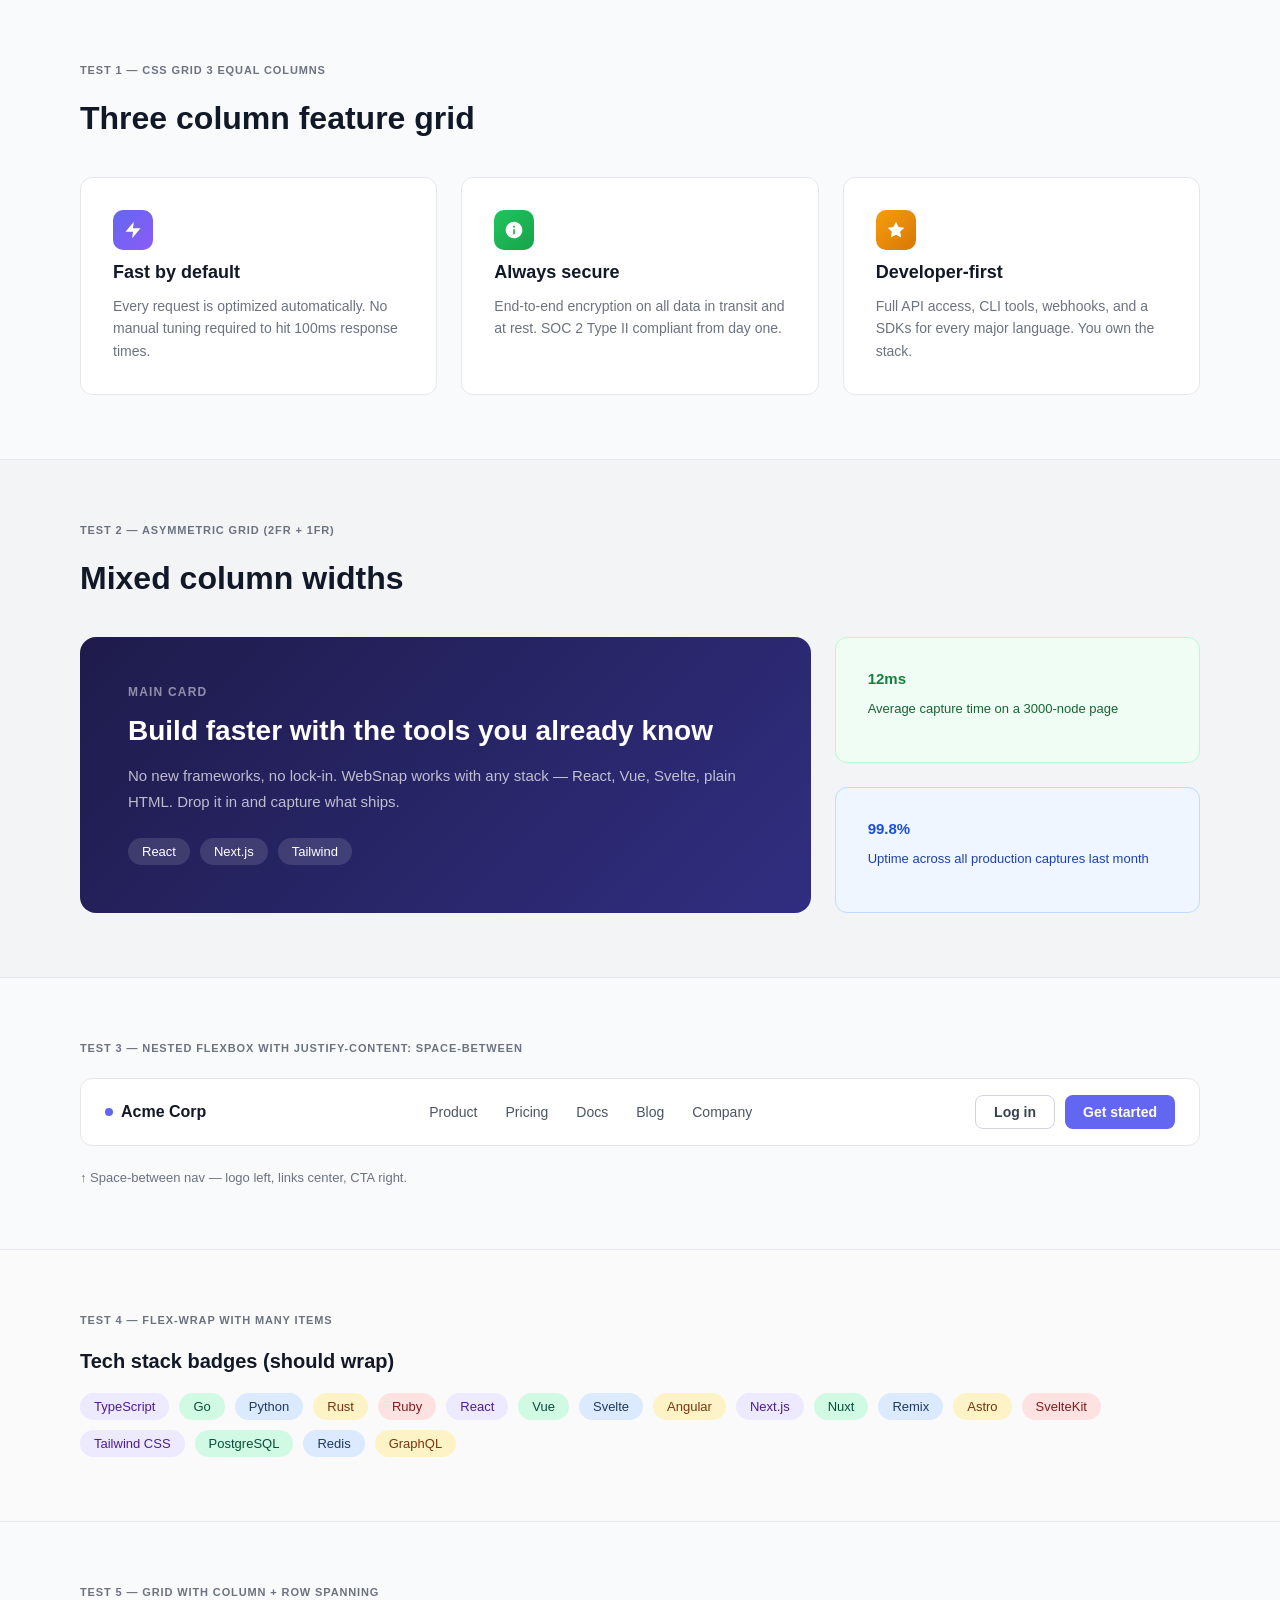
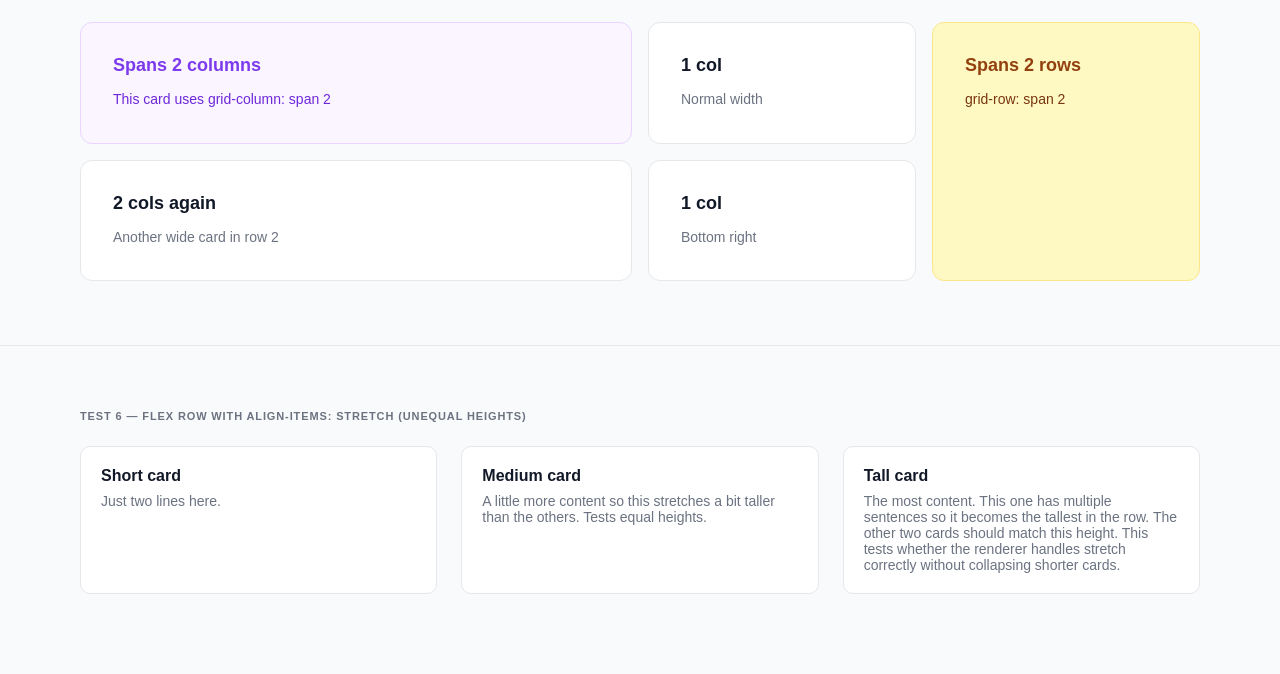
<file: test-pages/test-01-grid-flex.html>
<!DOCTYPE html>
<html lang="en">
<head>
<meta charset="UTF-8" />
<meta name="viewport" content="width=1440" />
<title>WebSnap Test · Grid &amp; Flex</title>
<style>
  *, *::before, *::after { box-sizing: border-box; margin: 0; padding: 0; }
  body { font-family: -apple-system, Inter, sans-serif; background: #f9fafb; color: #111827; }

  /* ---- 1. Simple 3-col CSS Grid ---- */
  .section { padding: 64px 80px; }
  .section + .section { border-top: 1px solid #e5e7eb; }
  .label { font-size: 11px; font-weight: 600; letter-spacing: 0.08em; text-transform: uppercase; color: #6b7280; margin-bottom: 24px; }
  h2 { font-size: 32px; font-weight: 700; margin-bottom: 40px; }

  /* Grid: 3 equal columns */
  .grid-3 {
    display: grid;
    grid-template-columns: repeat(3, 1fr);
    gap: 24px;
  }
  .card {
    background: white;
    border-radius: 12px;
    border: 1px solid #e5e7eb;
    padding: 32px;
    display: flex;
    flex-direction: column;
    gap: 12px;
  }
  .card-icon {
    width: 40px; height: 40px;
    border-radius: 10px;
    background: linear-gradient(135deg, #6366f1, #8b5cf6);
    display: flex; align-items: center; justify-content: center;
  }
  .card-icon svg { width: 20px; height: 20px; fill: white; }
  .card h3 { font-size: 18px; font-weight: 600; }
  .card p { font-size: 14px; color: #6b7280; line-height: 1.6; }

  /* ---- 2. Asymmetric Grid (2+1) ---- */
  .grid-asym {
    display: grid;
    grid-template-columns: 2fr 1fr;
    gap: 24px;
  }
  .grid-asym .card-big {
    background: linear-gradient(135deg, #1e1b4b 0%, #312e81 100%);
    border-radius: 16px;
    padding: 48px;
    color: white;
    display: flex; flex-direction: column; gap: 16px;
  }
  .grid-asym .card-big h3 { font-size: 28px; font-weight: 700; }
  .grid-asym .card-big p { font-size: 15px; color: rgba(255,255,255,0.7); line-height: 1.7; }
  .grid-asym .side { display: grid; grid-template-rows: 1fr 1fr; gap: 24px; }

  /* ---- 3. Nested Flexbox ---- */
  .nav-bar {
    display: flex;
    align-items: center;
    justify-content: space-between;
    background: white;
    border: 1px solid #e5e7eb;
    border-radius: 12px;
    padding: 16px 24px;
    margin-bottom: 24px;
  }
  .nav-logo { display: flex; align-items: center; gap: 8px; font-weight: 700; font-size: 16px; }
  .nav-logo .dot { width: 8px; height: 8px; border-radius: 50%; background: #6366f1; }
  .nav-links { display: flex; gap: 28px; }
  .nav-links a { text-decoration: none; color: #4b5563; font-size: 14px; font-weight: 500; }
  .nav-cta { display: flex; gap: 10px; }
  .btn { padding: 8px 18px; border-radius: 8px; font-size: 14px; font-weight: 600; cursor: pointer; border: none; }
  .btn-ghost { background: transparent; border: 1px solid #d1d5db; color: #374151; }
  .btn-primary { background: #6366f1; color: white; }

  /* ---- 4. flex-wrap grid of badges ---- */
  .badge-wrap { display: flex; flex-wrap: wrap; gap: 10px; }
  .badge {
    padding: 6px 14px; border-radius: 999px; font-size: 13px; font-weight: 500;
    background: #ede9fe; color: #4c1d95;
  }
  .badge.green { background: #d1fae5; color: #064e3b; }
  .badge.amber { background: #fef3c7; color: #78350f; }
  .badge.red   { background: #fee2e2; color: #7f1d1d; }
  .badge.blue  { background: #dbeafe; color: #1e3a5f; }

  /* ---- 5. Grid with spanning ---- */
  .grid-span {
    display: grid;
    grid-template-columns: repeat(4, 1fr);
    grid-template-rows: auto auto;
    gap: 16px;
  }
  .span-wide { grid-column: span 2; }
  .span-tall { grid-row: span 2; }

  /* ---- 6. Align-items variations ---- */
  .flex-align-row {
    display: flex;
    gap: 24px;
    align-items: stretch;
    margin-bottom: 16px;
  }
  .flex-align-row > div {
    flex: 1;
    background: white;
    border: 1px solid #e5e7eb;
    border-radius: 10px;
    padding: 20px;
  }
</style>
</head>
<body>

<!-- Section 1: Simple 3-col grid -->
<div class="section">
  <div class="label">Test 1 — CSS Grid 3 equal columns</div>
  <h2>Three column feature grid</h2>
  <div class="grid-3">
    <div class="card">
      <div class="card-icon">
        <svg viewBox="0 0 24 24"><path d="M13 2L3 14h9l-1 8 10-12h-9z"/></svg>
      </div>
      <h3>Fast by default</h3>
      <p>Every request is optimized automatically. No manual tuning required to hit 100ms response times.</p>
    </div>
    <div class="card">
      <div class="card-icon" style="background: linear-gradient(135deg, #22c55e, #16a34a)">
        <svg viewBox="0 0 24 24"><path d="M12 22C6.477 22 2 17.523 2 12S6.477 2 12 2s10 4.477 10 10-4.477 10-10 10zm-1-11v6h2v-6h-2zm0-4v2h2V7h-2z"/></svg>
      </div>
      <h3>Always secure</h3>
      <p>End-to-end encryption on all data in transit and at rest. SOC 2 Type II compliant from day one.</p>
    </div>
    <div class="card">
      <div class="card-icon" style="background: linear-gradient(135deg, #f59e0b, #d97706)">
        <svg viewBox="0 0 24 24"><path d="M12 2l3.09 6.26L22 9.27l-5 4.87L18.18 21 12 17.77 5.82 21 7 14.14 2 9.27l6.91-1.01L12 2z"/></svg>
      </div>
      <h3>Developer-first</h3>
      <p>Full API access, CLI tools, webhooks, and a SDKs for every major language. You own the stack.</p>
    </div>
  </div>
</div>

<!-- Section 2: Asymmetric grid -->
<div class="section" style="background: #f3f4f6;">
  <div class="label">Test 2 — Asymmetric grid (2fr + 1fr)</div>
  <h2>Mixed column widths</h2>
  <div class="grid-asym">
    <div class="card-big">
      <span style="font-size:12px; font-weight:600; letter-spacing:0.1em; text-transform:uppercase; color:rgba(255,255,255,0.5)">Main card</span>
      <h3>Build faster with the tools you already know</h3>
      <p>No new frameworks, no lock-in. WebSnap works with any stack — React, Vue, Svelte, plain HTML. Drop it in and capture what ships.</p>
      <div style="display:flex; gap:10px; margin-top:8px;">
        <div class="badge" style="background:rgba(255,255,255,0.12); color:white">React</div>
        <div class="badge" style="background:rgba(255,255,255,0.12); color:white">Next.js</div>
        <div class="badge" style="background:rgba(255,255,255,0.12); color:white">Tailwind</div>
      </div>
    </div>
    <div class="side">
      <div class="card" style="background:#f0fdf4; border-color:#bbf7d0;">
        <h3 style="font-size:15px; color:#15803d">12ms</h3>
        <p style="font-size:13px; color:#166534">Average capture time on a 3000-node page</p>
      </div>
      <div class="card" style="background:#eff6ff; border-color:#bfdbfe;">
        <h3 style="font-size:15px; color:#1d4ed8">99.8%</h3>
        <p style="font-size:13px; color:#1e40af">Uptime across all production captures last month</p>
      </div>
    </div>
  </div>
</div>

<!-- Section 3: Nested flex (nav) -->
<div class="section">
  <div class="label">Test 3 — Nested flexbox with justify-content: space-between</div>
  <div class="nav-bar">
    <div class="nav-logo">
      <div class="dot"></div>
      <span>Acme Corp</span>
    </div>
    <div class="nav-links">
      <a href="#">Product</a>
      <a href="#">Pricing</a>
      <a href="#">Docs</a>
      <a href="#">Blog</a>
      <a href="#">Company</a>
    </div>
    <div class="nav-cta">
      <button class="btn btn-ghost">Log in</button>
      <button class="btn btn-primary">Get started</button>
    </div>
  </div>
  <p style="font-size:13px; color:#6b7280">↑ Space-between nav — logo left, links center, CTA right.</p>
</div>

<!-- Section 4: flex-wrap badges -->
<div class="section" style="background:#fafafa;">
  <div class="label">Test 4 — flex-wrap with many items</div>
  <h2 style="margin-bottom:20px; font-size:20px;">Tech stack badges (should wrap)</h2>
  <div class="badge-wrap">
    <div class="badge">TypeScript</div>
    <div class="badge green">Go</div>
    <div class="badge blue">Python</div>
    <div class="badge amber">Rust</div>
    <div class="badge red">Ruby</div>
    <div class="badge">React</div>
    <div class="badge green">Vue</div>
    <div class="badge blue">Svelte</div>
    <div class="badge amber">Angular</div>
    <div class="badge">Next.js</div>
    <div class="badge green">Nuxt</div>
    <div class="badge blue">Remix</div>
    <div class="badge amber">Astro</div>
    <div class="badge red">SvelteKit</div>
    <div class="badge">Tailwind CSS</div>
    <div class="badge green">PostgreSQL</div>
    <div class="badge blue">Redis</div>
    <div class="badge amber">GraphQL</div>
  </div>
</div>

<!-- Section 5: Grid column-span -->
<div class="section">
  <div class="label">Test 5 — Grid with column + row spanning</div>
  <div class="grid-span">
    <div class="card span-wide" style="background:#faf5ff; border-color:#e9d5ff;">
      <h3 style="color:#7c3aed">Spans 2 columns</h3>
      <p style="color:#6d28d9">This card uses grid-column: span 2</p>
    </div>
    <div class="card">
      <h3>1 col</h3>
      <p>Normal width</p>
    </div>
    <div class="card span-tall" style="background:#fef9c3; border-color:#fde68a;">
      <h3 style="color:#92400e">Spans 2 rows</h3>
      <p style="color:#78350f">grid-row: span 2</p>
    </div>
    <div class="card span-wide">
      <h3>2 cols again</h3>
      <p>Another wide card in row 2</p>
    </div>
    <div class="card">
      <h3>1 col</h3>
      <p>Bottom right</p>
    </div>
  </div>
</div>

<!-- Section 6: Flex align-items stretch with unequal content -->
<div class="section" style="background:#f9fafb;">
  <div class="label">Test 6 — Flex row with align-items: stretch (unequal heights)</div>
  <div class="flex-align-row">
    <div>
      <h3 style="font-size:16px; margin-bottom:8px;">Short card</h3>
      <p style="font-size:14px; color:#6b7280">Just two lines here.</p>
    </div>
    <div>
      <h3 style="font-size:16px; margin-bottom:8px;">Medium card</h3>
      <p style="font-size:14px; color:#6b7280">A little more content so this stretches a bit taller than the others. Tests equal heights.</p>
    </div>
    <div>
      <h3 style="font-size:16px; margin-bottom:8px;">Tall card</h3>
      <p style="font-size:14px; color:#6b7280">The most content. This one has multiple sentences so it becomes the tallest in the row. The other two cards should match this height. This tests whether the renderer handles stretch correctly without collapsing shorter cards.</p>
    </div>
  </div>
</div>

</body>
</html>
</file>
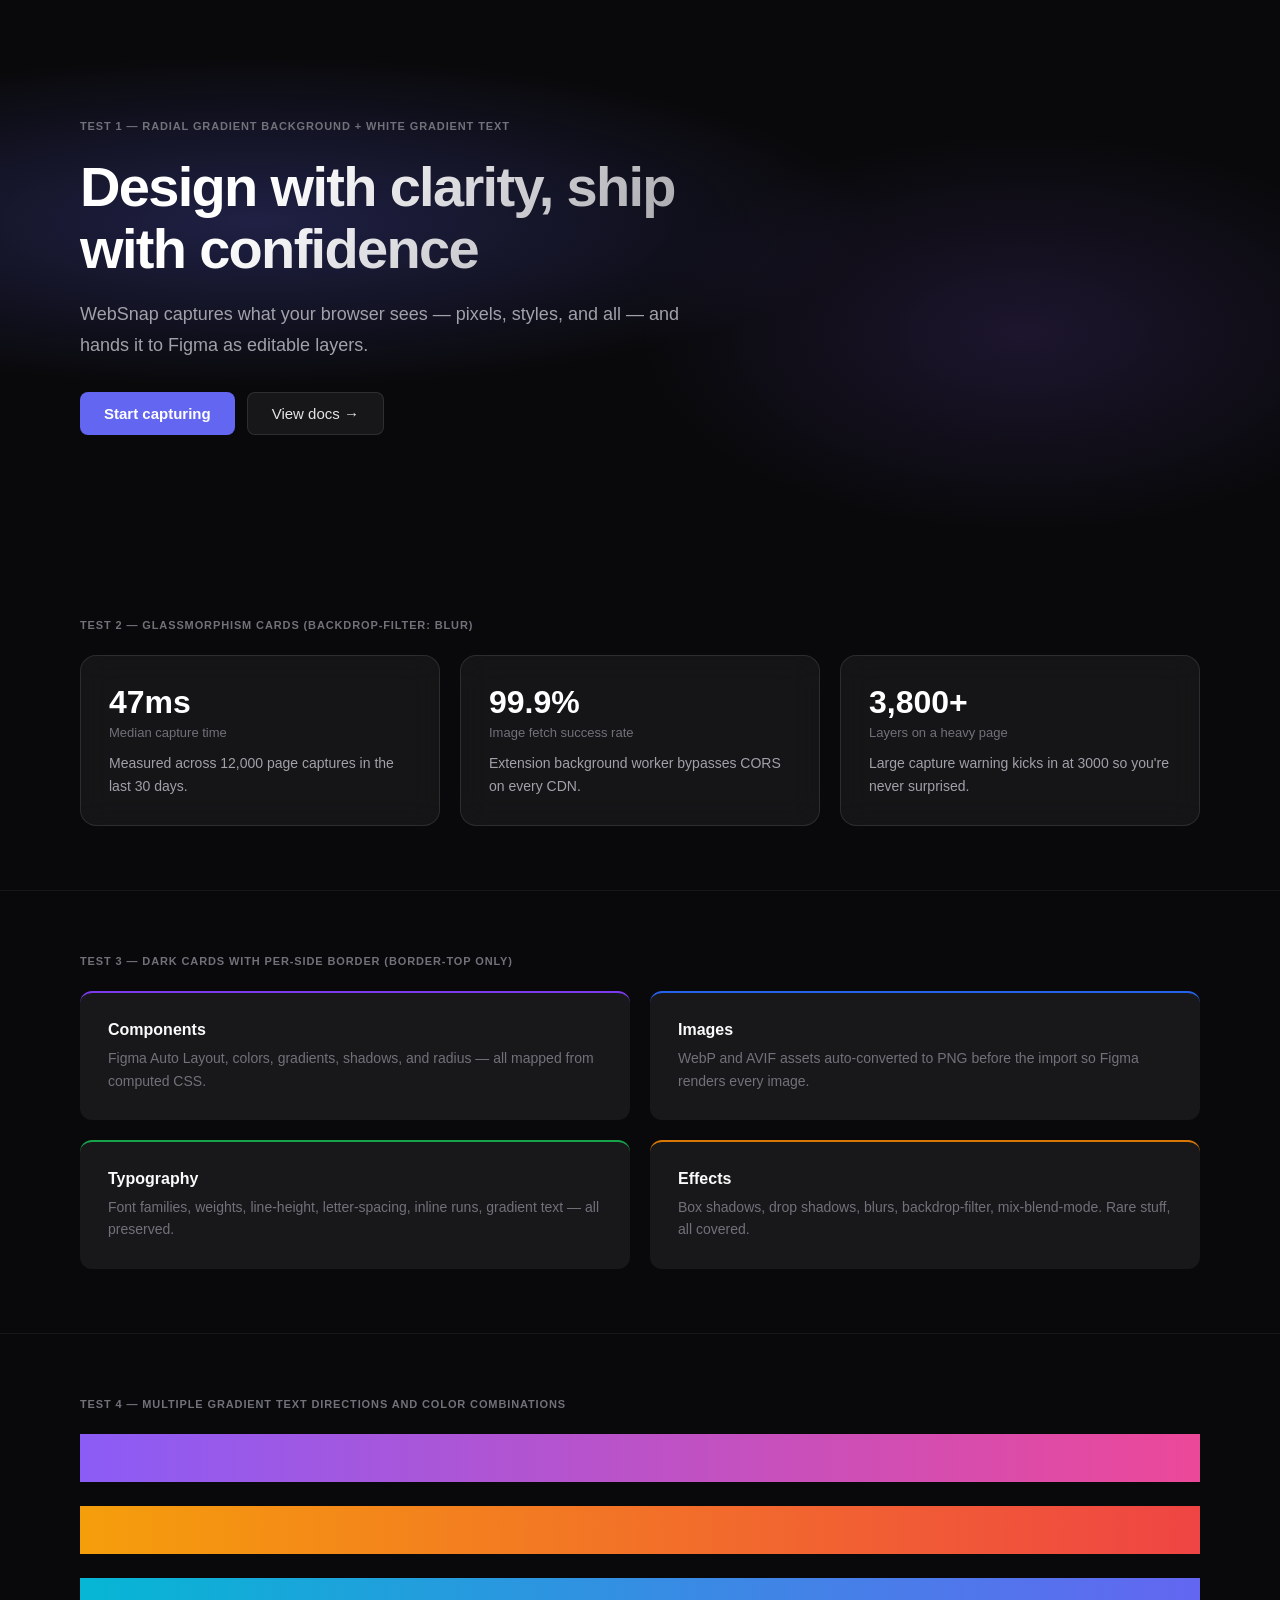
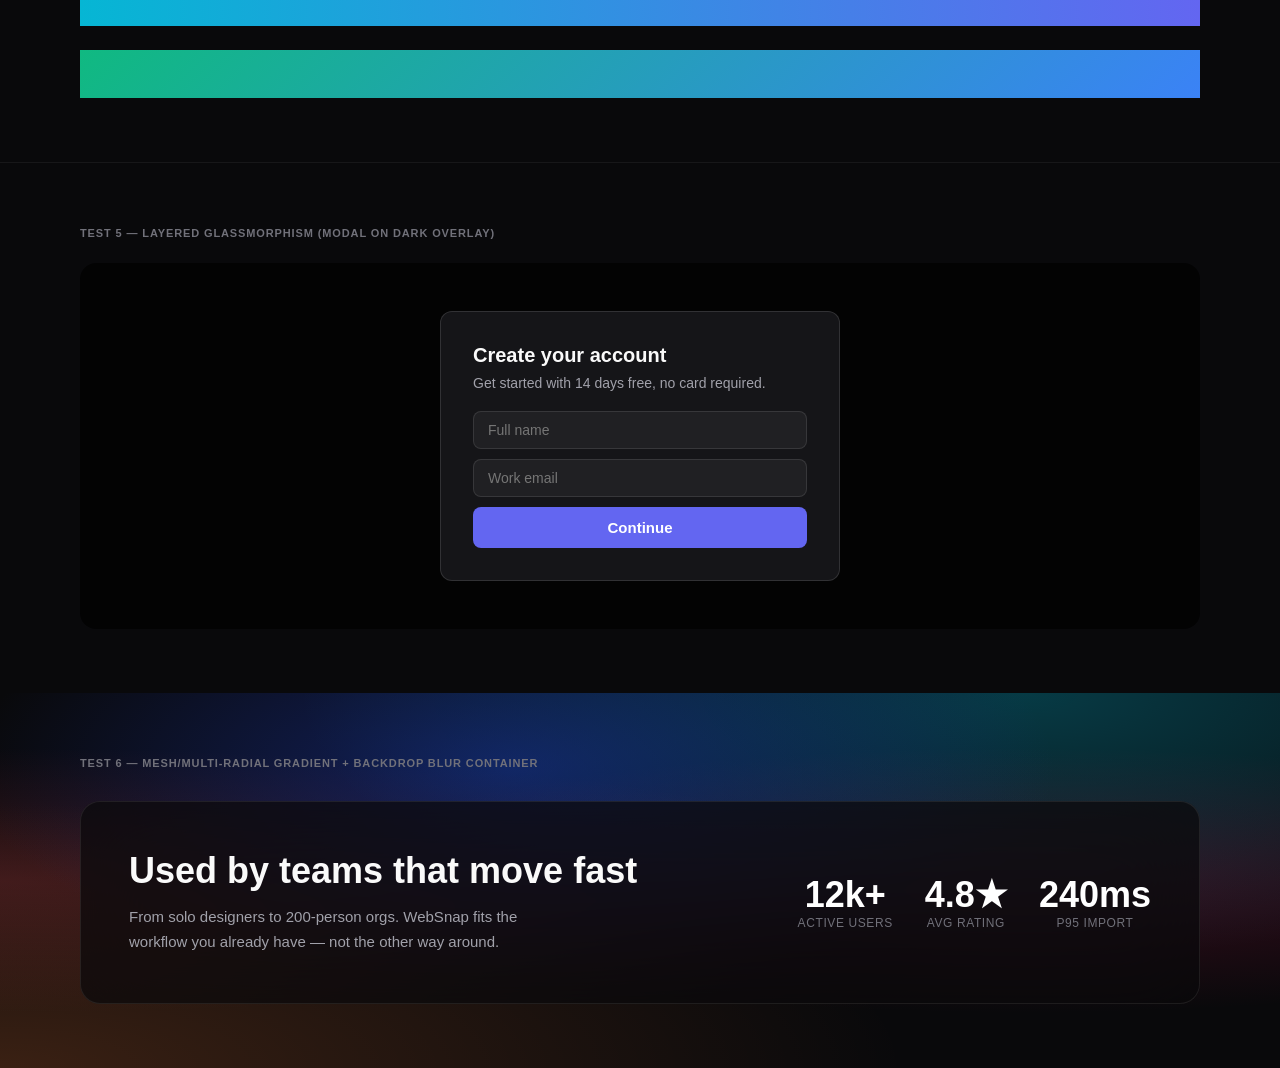
<file: test-pages/test-02-dark-glass.html>
<!DOCTYPE html>
<html lang="en">
<head>
<meta charset="UTF-8" />
<meta name="viewport" content="width=1440" />
<title>WebSnap Test · Dark Mode &amp; Glassmorphism</title>
<style>
  *, *::before, *::after { box-sizing: border-box; margin: 0; padding: 0; }
  body {
    font-family: -apple-system, Inter, sans-serif;
    background: #09090b;
    color: #fafafa;
    min-height: 100vh;
  }
  .section { padding: 64px 80px; }
  .section + .section { border-top: 1px solid rgba(255,255,255,0.06); }
  .label { font-size: 11px; font-weight: 600; letter-spacing: 0.08em; text-transform: uppercase; color: #71717a; margin-bottom: 24px; }

  /* ---- 1. Gradient hero background ---- */
  .hero {
    padding: 120px 80px;
    position: relative;
    overflow: hidden;
    background: #09090b;
  }
  .hero-bg {
    position: absolute;
    inset: 0;
    background:
      radial-gradient(ellipse 80% 50% at 20% 40%, rgba(99,102,241,0.25) 0%, transparent 60%),
      radial-gradient(ellipse 50% 60% at 80% 60%, rgba(139,92,246,0.15) 0%, transparent 60%);
    pointer-events: none;
  }
  .hero-content { position: relative; z-index: 1; max-width: 600px; }
  .hero h1 {
    font-size: 56px; font-weight: 800; line-height: 1.1;
    letter-spacing: -0.03em; margin-bottom: 20px;
    background: linear-gradient(135deg, #fff 30%, rgba(255,255,255,0.6) 100%);
    -webkit-background-clip: text; background-clip: text;
    -webkit-text-fill-color: transparent;
  }
  .hero p { font-size: 18px; color: #a1a1aa; line-height: 1.7; margin-bottom: 32px; }
  .hero-cta { display: flex; gap: 12px; }
  .btn-primary-dark {
    padding: 12px 24px; border-radius: 8px;
    background: #6366f1; color: white;
    font-size: 15px; font-weight: 600; border: none; cursor: pointer;
  }
  .btn-ghost-dark {
    padding: 12px 24px; border-radius: 8px;
    background: rgba(255,255,255,0.06);
    border: 1px solid rgba(255,255,255,0.1);
    color: #e4e4e7; font-size: 15px; font-weight: 500; cursor: pointer;
  }

  /* ---- 2. Glassmorphism cards ---- */
  .glass-grid { display: grid; grid-template-columns: repeat(3, 1fr); gap: 20px; }
  .glass-card {
    background: rgba(255,255,255,0.05);
    backdrop-filter: blur(16px);
    -webkit-backdrop-filter: blur(16px);
    border: 1px solid rgba(255,255,255,0.1);
    border-radius: 16px;
    padding: 28px;
    display: flex; flex-direction: column; gap: 12px;
  }
  .glass-card h3 { font-size: 17px; font-weight: 600; color: #f4f4f5; }
  .glass-card p { font-size: 14px; color: #a1a1aa; line-height: 1.6; }
  .glass-card .stat { font-size: 32px; font-weight: 800; color: white; }
  .glass-card .stat-label { font-size: 13px; color: #71717a; margin-top: -8px; }

  /* ---- 3. Dark cards with colored borders ---- */
  .dark-grid { display: grid; grid-template-columns: repeat(2, 1fr); gap: 20px; }
  .dark-card {
    background: #18181b;
    border-radius: 12px;
    padding: 28px;
    border-top: 2px solid;
  }
  .dark-card.purple { border-color: #7c3aed; }
  .dark-card.blue   { border-color: #2563eb; }
  .dark-card.green  { border-color: #16a34a; }
  .dark-card.amber  { border-color: #d97706; }
  .dark-card h3 { font-size: 16px; font-weight: 600; margin-bottom: 8px; }
  .dark-card p { font-size: 14px; color: #71717a; line-height: 1.6; }

  /* ---- 4. Gradient text varieties ---- */
  .grad-text-grid { display: flex; flex-direction: column; gap: 24px; }
  .grad-text {
    font-size: 40px; font-weight: 800; line-height: 1.2;
    -webkit-background-clip: text; background-clip: text;
    -webkit-text-fill-color: transparent;
  }
  .grad-purple { background: linear-gradient(90deg, #8b5cf6, #ec4899); }
  .grad-gold   { background: linear-gradient(90deg, #f59e0b, #ef4444); }
  .grad-ocean  { background: linear-gradient(90deg, #06b6d4, #6366f1); }
  .grad-green  { background: linear-gradient(135deg, #10b981 0%, #3b82f6 100%); }

  /* ---- 5. Layered backdrop ---- */
  .modal-bg {
    background: rgba(0,0,0,0.7);
    border-radius: 16px;
    padding: 48px;
    position: relative;
  }
  .modal-card {
    background: rgba(24,24,27,0.9);
    backdrop-filter: blur(24px);
    -webkit-backdrop-filter: blur(24px);
    border: 1px solid rgba(255,255,255,0.12);
    border-radius: 12px;
    padding: 32px;
    max-width: 400px;
    margin: 0 auto;
  }
  .modal-card h3 { font-size: 20px; font-weight: 700; margin-bottom: 8px; }
  .modal-card p  { font-size: 14px; color: #a1a1aa; margin-bottom: 20px; }
  .input-dark {
    width: 100%; padding: 10px 14px;
    background: rgba(255,255,255,0.05);
    border: 1px solid rgba(255,255,255,0.1);
    border-radius: 8px; color: white; font-size: 14px;
    margin-bottom: 10px; outline: none;
  }

  /* ---- 6. Noise + mesh gradient background ---- */
  .mesh-section {
    background:
      radial-gradient(at 40% 20%, hsla(228,74%,40%,0.5) 0px, transparent 50%),
      radial-gradient(at 80% 0%, hsla(189,100%,40%,0.3) 0px, transparent 50%),
      radial-gradient(at 0% 50%, hsla(355,80%,60%,0.2) 0px, transparent 50%),
      radial-gradient(at 80% 50%, hsla(340,80%,50%,0.2) 0px, transparent 50%),
      radial-gradient(at 0% 100%, hsla(22,100%,60%,0.2) 0px, transparent 50%);
    background-color: #09090b;
    padding: 64px 80px;
  }
  .mesh-content {
    background: rgba(9,9,11,0.7);
    backdrop-filter: blur(40px);
    -webkit-backdrop-filter: blur(40px);
    border: 1px solid rgba(255,255,255,0.08);
    border-radius: 20px;
    padding: 48px;
    display: flex; align-items: center; justify-content: space-between; gap: 40px;
  }
  .mesh-text h2 { font-size: 36px; font-weight: 700; margin-bottom: 12px; }
  .mesh-text p  { font-size: 15px; color: #a1a1aa; max-width: 400px; line-height: 1.7; }
  .mesh-stats { display: flex; gap: 32px; }
  .mesh-stat { text-align: center; }
  .mesh-stat .num { font-size: 36px; font-weight: 800; color: white; }
  .mesh-stat .desc { font-size: 12px; color: #71717a; text-transform: uppercase; letter-spacing: 0.05em; }
</style>
</head>
<body>

<!-- 1. Gradient hero -->
<div class="hero">
  <div class="hero-bg"></div>
  <div class="hero-content">
    <div class="label">Test 1 — Radial gradient background + white gradient text</div>
    <h1>Design with clarity, ship with confidence</h1>
    <p>WebSnap captures what your browser sees — pixels, styles, and all — and hands it to Figma as editable layers.</p>
    <div class="hero-cta">
      <button class="btn-primary-dark">Start capturing</button>
      <button class="btn-ghost-dark">View docs →</button>
    </div>
  </div>
</div>

<!-- 2. Glassmorphism -->
<div class="section">
  <div class="label">Test 2 — Glassmorphism cards (backdrop-filter: blur)</div>
  <div class="glass-grid">
    <div class="glass-card">
      <div class="stat">47ms</div>
      <div class="stat-label">Median capture time</div>
      <p>Measured across 12,000 page captures in the last 30 days.</p>
    </div>
    <div class="glass-card">
      <div class="stat">99.9%</div>
      <div class="stat-label">Image fetch success rate</div>
      <p>Extension background worker bypasses CORS on every CDN.</p>
    </div>
    <div class="glass-card">
      <div class="stat">3,800+</div>
      <div class="stat-label">Layers on a heavy page</div>
      <p>Large capture warning kicks in at 3000 so you're never surprised.</p>
    </div>
  </div>
</div>

<!-- 3. Dark cards colored top border -->
<div class="section">
  <div class="label">Test 3 — Dark cards with per-side border (border-top only)</div>
  <div class="dark-grid">
    <div class="dark-card purple">
      <h3>Components</h3>
      <p>Figma Auto Layout, colors, gradients, shadows, and radius — all mapped from computed CSS.</p>
    </div>
    <div class="dark-card blue">
      <h3>Images</h3>
      <p>WebP and AVIF assets auto-converted to PNG before the import so Figma renders every image.</p>
    </div>
    <div class="dark-card green">
      <h3>Typography</h3>
      <p>Font families, weights, line-height, letter-spacing, inline runs, gradient text — all preserved.</p>
    </div>
    <div class="dark-card amber">
      <h3>Effects</h3>
      <p>Box shadows, drop shadows, blurs, backdrop-filter, mix-blend-mode. Rare stuff, all covered.</p>
    </div>
  </div>
</div>

<!-- 4. Gradient text varieties -->
<div class="section">
  <div class="label">Test 4 — Multiple gradient text directions and color combinations</div>
  <div class="grad-text-grid">
    <div class="grad-text grad-purple">Purple to pink, 90deg linear</div>
    <div class="grad-text grad-gold">Gold to red, fire gradient</div>
    <div class="grad-text grad-ocean">Cyan to indigo, ocean wave</div>
    <div class="grad-text grad-green">Green to blue, 135deg diagonal</div>
  </div>
</div>

<!-- 5. Modal with layered glass -->
<div class="section">
  <div class="label">Test 5 — Layered glassmorphism (modal on dark overlay)</div>
  <div class="modal-bg">
    <div class="modal-card">
      <h3>Create your account</h3>
      <p>Get started with 14 days free, no card required.</p>
      <input class="input-dark" type="text" placeholder="Full name" value="" />
      <input class="input-dark" type="email" placeholder="Work email" value="" />
      <button class="btn-primary-dark" style="width:100%; padding:12px;">Continue</button>
    </div>
  </div>
</div>

<!-- 6. Mesh gradient -->
<div class="mesh-section">
  <div class="label" style="margin-bottom:32px;">Test 6 — Mesh/multi-radial gradient + backdrop blur container</div>
  <div class="mesh-content">
    <div class="mesh-text">
      <h2>Used by teams that move fast</h2>
      <p>From solo designers to 200-person orgs. WebSnap fits the workflow you already have — not the other way around.</p>
    </div>
    <div class="mesh-stats">
      <div class="mesh-stat">
        <div class="num">12k+</div>
        <div class="desc">Active users</div>
      </div>
      <div class="mesh-stat">
        <div class="num">4.8★</div>
        <div class="desc">Avg rating</div>
      </div>
      <div class="mesh-stat">
        <div class="num">240ms</div>
        <div class="desc">P95 import</div>
      </div>
    </div>
  </div>
</div>

</body>
</html>
</file>
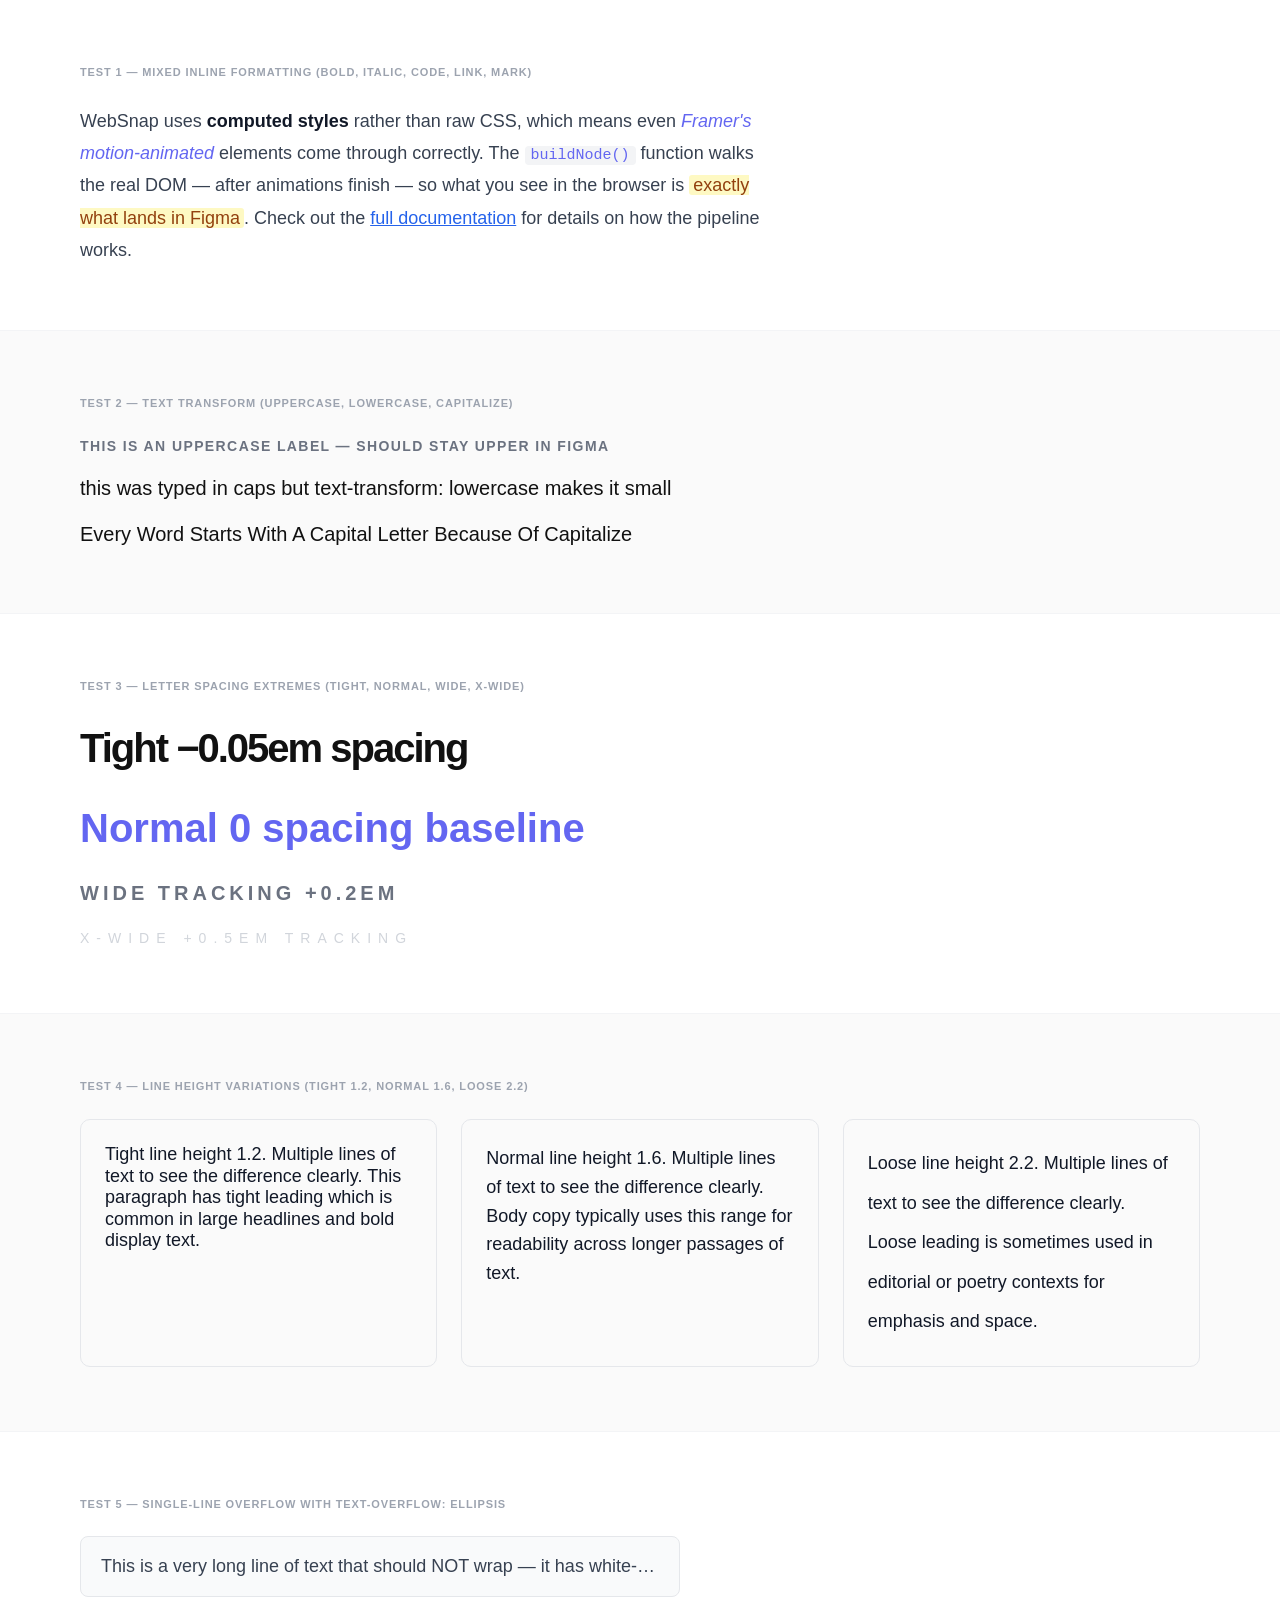
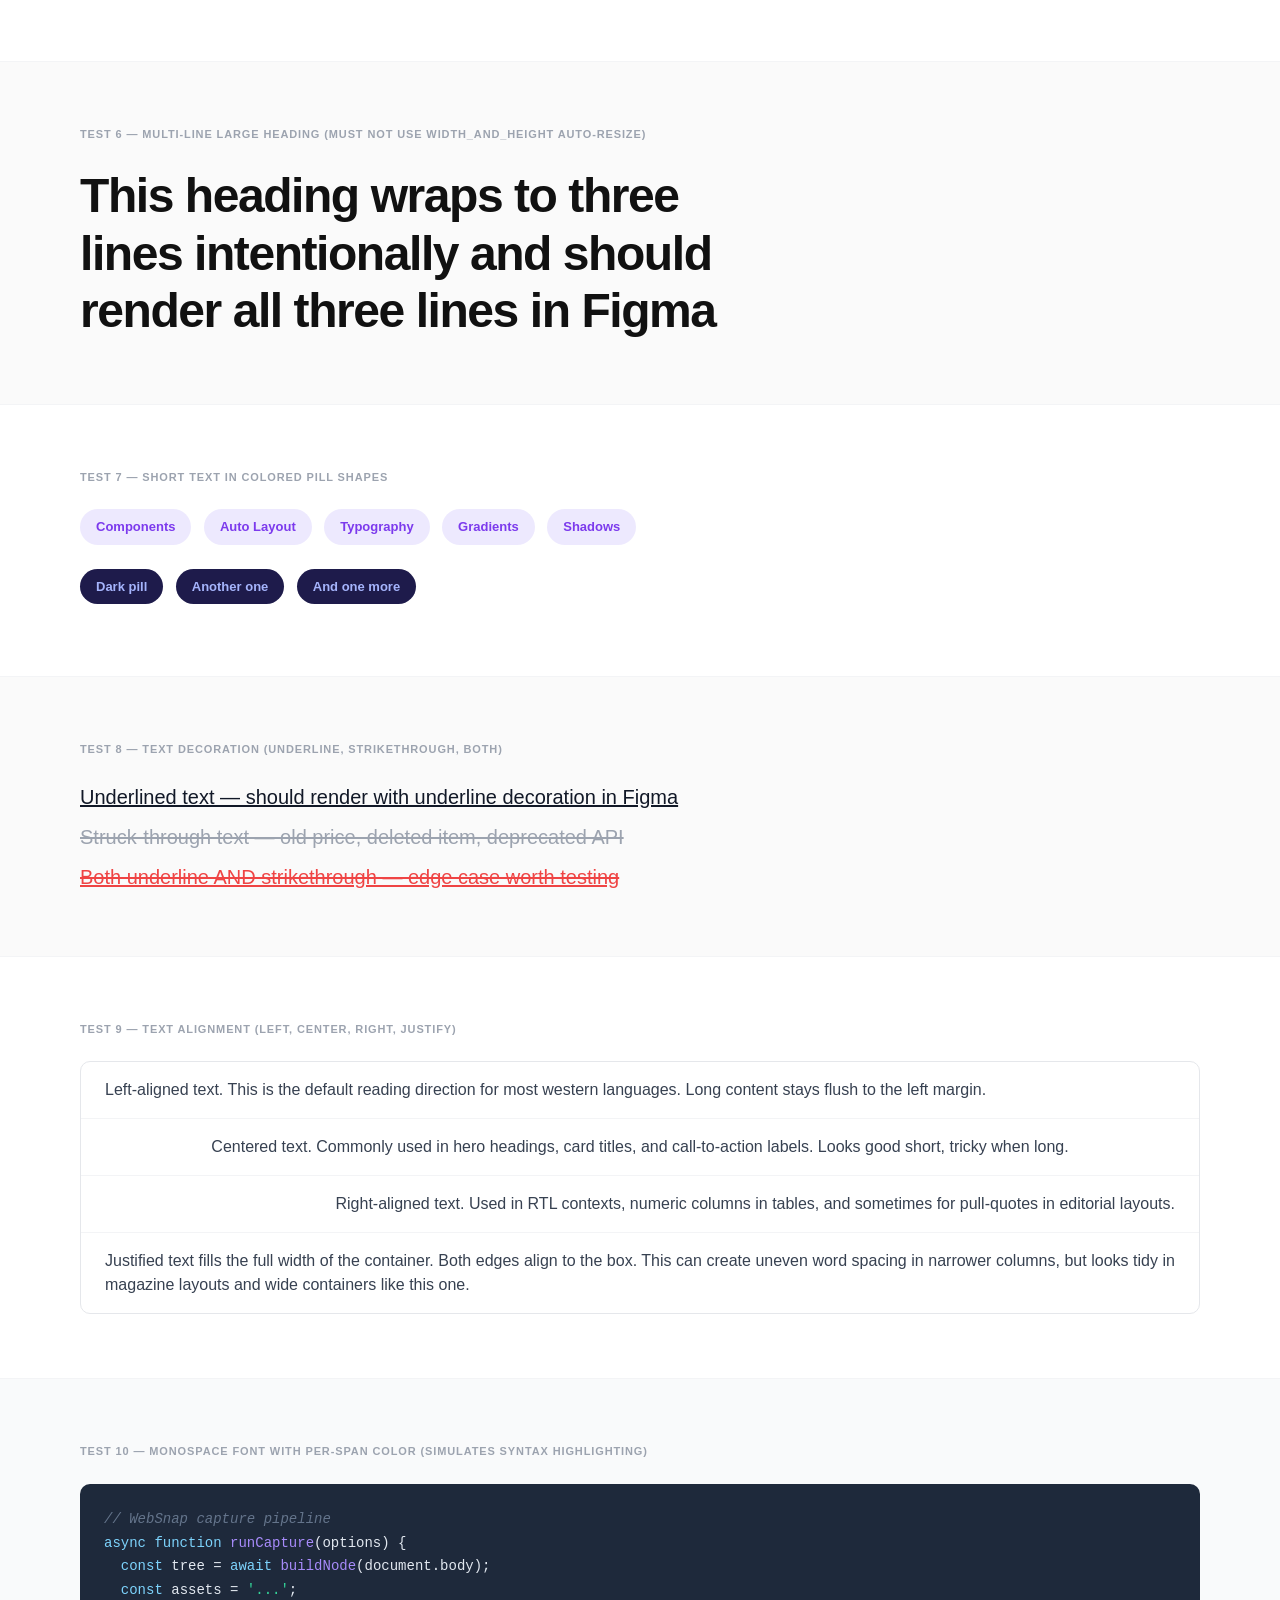
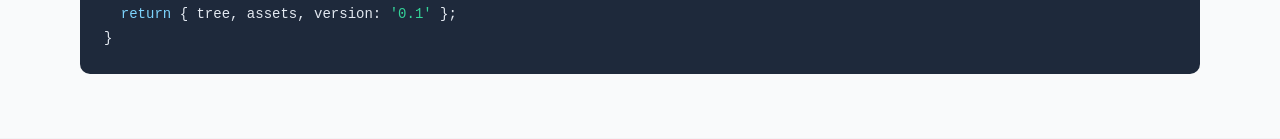
<file: test-pages/test-03-typography.html>
<!DOCTYPE html>
<html lang="en">
<head>
<meta charset="UTF-8" />
<meta name="viewport" content="width=1440" />
<title>WebSnap Test · Typography Edge Cases</title>
<style>
  *, *::before, *::after { box-sizing: border-box; margin: 0; padding: 0; }
  body { font-family: -apple-system, Inter, sans-serif; background: white; color: #111827; line-height: 1.5; }
  .section { padding: 64px 80px; border-bottom: 1px solid #f3f4f6; }
  .label { font-size: 11px; font-weight: 600; letter-spacing: 0.08em; text-transform: uppercase; color: #9ca3af; margin-bottom: 24px; }

  /* 1. Mixed inline runs */
  .prose { font-size: 18px; line-height: 1.8; color: #374151; max-width: 680px; }
  .prose strong { font-weight: 700; color: #111827; }
  .prose em { font-style: italic; color: #6366f1; }
  .prose code {
    font-family: ui-monospace, SFMono-Regular, "SF Mono", Menlo, monospace;
    font-size: 15px; background: #f3f4f6; border-radius: 4px; padding: 1px 6px;
    color: #6366f1;
  }
  .prose a { color: #2563eb; text-decoration: underline; }
  .prose mark { background: #fef9c3; color: #92400e; padding: 0 4px; border-radius: 3px; }

  /* 2. Text transforms */
  .transform-row { display: flex; flex-direction: column; gap: 16px; }
  .t-upper { text-transform: uppercase; font-size: 14px; font-weight: 600; letter-spacing: 0.1em; color: #6b7280; }
  .t-lower { text-transform: lowercase; font-size: 20px; color: #111; }
  .t-cap   { text-transform: capitalize; font-size: 20px; color: #111; }

  /* 3. Letter spacing extremes */
  .ls-grid { display: flex; flex-direction: column; gap: 20px; }
  .ls-tight  { letter-spacing: -0.05em; font-size: 40px; font-weight: 800; color: #111; }
  .ls-normal { letter-spacing:  0;      font-size: 40px; font-weight: 800; color: #6366f1; }
  .ls-wide   { letter-spacing:  0.2em;  font-size: 20px; font-weight: 600; color: #6b7280; text-transform: uppercase; }
  .ls-xwide  { letter-spacing:  0.5em;  font-size: 14px; font-weight: 500; color: #d1d5db; text-transform: uppercase; }

  /* 4. Line height variations */
  .lh-grid { display: grid; grid-template-columns: 1fr 1fr 1fr; gap: 24px; }
  .lh-box  { padding: 24px; border: 1px solid #e5e7eb; border-radius: 10px; }
  .lh-tight  { line-height: 1.2; font-size: 18px; }
  .lh-normal { line-height: 1.6; font-size: 18px; }
  .lh-loose  { line-height: 2.2; font-size: 18px; }

  /* 5. Very long single line */
  .long-line { font-size: 18px; white-space: nowrap; overflow: hidden; text-overflow: ellipsis; color: #374151; }

  /* 6. Multiline heading that should NOT be treated as single-line */
  .multiline-head {
    font-size: 48px; font-weight: 800; line-height: 1.2;
    letter-spacing: -0.03em;
    max-width: 700px;
    color: #111;
  }

  /* 7. Text on colored background (text wrapping in a box) */
  .text-pill {
    display: inline-block;
    padding: 8px 16px; border-radius: 999px;
    font-size: 13px; font-weight: 600;
    background: #ede9fe; color: #7c3aed;
    margin-right: 8px; margin-bottom: 8px;
  }
  .text-pill.on-dark {
    background: #1e1b4b; color: #a5b4fc;
  }

  /* 8. Strikethrough + underline mix */
  .text-deco { font-size: 20px; display: flex; flex-direction: column; gap: 10px; }
  .td-underline { text-decoration: underline; }
  .td-strike { text-decoration: line-through; color: #9ca3af; }
  .td-both { text-decoration: underline line-through; color: #ef4444; }

  /* 9. Text align variations */
  .text-align-demo { border: 1px solid #e5e7eb; border-radius: 10px; overflow: hidden; }
  .ta-row { padding: 16px 24px; border-bottom: 1px solid #f3f4f6; font-size: 16px; color: #374151; }
  .ta-row:last-child { border-bottom: none; }

  /* 10. Monospace code block */
  .code-block {
    background: #1e293b; color: #e2e8f0;
    padding: 24px; border-radius: 10px;
    font-family: ui-monospace, SFMono-Regular, "SF Mono", Menlo, monospace;
    font-size: 14px; line-height: 1.7;
    overflow-x: auto;
  }
  .code-block .kw  { color: #7dd3fc; }
  .code-block .fn  { color: #a78bfa; }
  .code-block .str { color: #34d399; }
  .code-block .cmt { color: #64748b; font-style: italic; }
</style>
</head>
<body>

<!-- 1. Mixed inline runs -->
<div class="section">
  <div class="label">Test 1 — Mixed inline formatting (bold, italic, code, link, mark)</div>
  <p class="prose">
    WebSnap uses <strong>computed styles</strong> rather than raw CSS, which means
    even <em>Framer's motion-animated</em> elements come through correctly. The
    <code>buildNode()</code> function walks the real DOM — after animations finish — so
    what you see in the browser is <mark>exactly what lands in Figma</mark>.
    Check out the <a href="#">full documentation</a> for details on how the pipeline works.
  </p>
</div>

<!-- 2. Text transforms -->
<div class="section" style="background:#fafafa;">
  <div class="label">Test 2 — Text transform (uppercase, lowercase, capitalize)</div>
  <div class="transform-row">
    <div class="t-upper">THIS IS AN UPPERCASE LABEL — should stay upper in Figma</div>
    <div class="t-lower">THIS WAS TYPED IN CAPS but text-transform: lowercase makes it small</div>
    <div class="t-cap">every word starts with a capital letter because of capitalize</div>
  </div>
</div>

<!-- 3. Letter spacing -->
<div class="section">
  <div class="label">Test 3 — Letter spacing extremes (tight, normal, wide, x-wide)</div>
  <div class="ls-grid">
    <div class="ls-tight">Tight −0.05em spacing</div>
    <div class="ls-normal">Normal 0 spacing baseline</div>
    <div class="ls-wide">Wide tracking +0.2em</div>
    <div class="ls-xwide">X-wide +0.5em tracking</div>
  </div>
</div>

<!-- 4. Line heights -->
<div class="section" style="background:#fafafa;">
  <div class="label">Test 4 — Line height variations (tight 1.2, normal 1.6, loose 2.2)</div>
  <div class="lh-grid">
    <div class="lh-box">
      <p class="lh-tight">Tight line height 1.2. Multiple lines of text to see the difference clearly. This paragraph has tight leading which is common in large headlines and bold display text.</p>
    </div>
    <div class="lh-box">
      <p class="lh-normal">Normal line height 1.6. Multiple lines of text to see the difference clearly. Body copy typically uses this range for readability across longer passages of text.</p>
    </div>
    <div class="lh-box">
      <p class="lh-loose">Loose line height 2.2. Multiple lines of text to see the difference clearly. Loose leading is sometimes used in editorial or poetry contexts for emphasis and space.</p>
    </div>
  </div>
</div>

<!-- 5. Very long single line with overflow ellipsis -->
<div class="section">
  <div class="label">Test 5 — Single-line overflow with text-overflow: ellipsis</div>
  <div style="max-width: 600px; background:#f9fafb; padding:16px 20px; border-radius:8px; border:1px solid #e5e7eb;">
    <div class="long-line">This is a very long line of text that should NOT wrap — it has white-space: nowrap and text-overflow: ellipsis so it clips with a "..." at the end of the container width.</div>
  </div>
</div>

<!-- 6. True multiline heading -->
<div class="section" style="background:#fafafa;">
  <div class="label">Test 6 — Multi-line large heading (must NOT use WIDTH_AND_HEIGHT auto-resize)</div>
  <h2 class="multiline-head">
    This heading wraps to three lines intentionally and should render all three lines in Figma
  </h2>
</div>

<!-- 7. Text pills -->
<div class="section">
  <div class="label">Test 7 — Short text in colored pill shapes</div>
  <div style="margin-bottom:16px;">
    <span class="text-pill">Components</span>
    <span class="text-pill">Auto Layout</span>
    <span class="text-pill">Typography</span>
    <span class="text-pill">Gradients</span>
    <span class="text-pill">Shadows</span>
  </div>
  <div>
    <span class="text-pill on-dark">Dark pill</span>
    <span class="text-pill on-dark">Another one</span>
    <span class="text-pill on-dark">And one more</span>
  </div>
</div>

<!-- 8. Text decoration -->
<div class="section" style="background:#fafafa;">
  <div class="label">Test 8 — Text decoration (underline, strikethrough, both)</div>
  <div class="text-deco">
    <div class="td-underline">Underlined text — should render with underline decoration in Figma</div>
    <div class="td-strike">Struck-through text — old price, deleted item, deprecated API</div>
    <div class="td-both">Both underline AND strikethrough — edge case worth testing</div>
  </div>
</div>

<!-- 9. Text align -->
<div class="section">
  <div class="label">Test 9 — Text alignment (left, center, right, justify)</div>
  <div class="text-align-demo">
    <div class="ta-row" style="text-align:left;">Left-aligned text. This is the default reading direction for most western languages. Long content stays flush to the left margin.</div>
    <div class="ta-row" style="text-align:center;">Centered text. Commonly used in hero headings, card titles, and call-to-action labels. Looks good short, tricky when long.</div>
    <div class="ta-row" style="text-align:right;">Right-aligned text. Used in RTL contexts, numeric columns in tables, and sometimes for pull-quotes in editorial layouts.</div>
    <div class="ta-row" style="text-align:justify;">Justified text fills the full width of the container. Both edges align to the box. This can create uneven word spacing in narrower columns, but looks tidy in magazine layouts and wide containers like this one.</div>
  </div>
</div>

<!-- 10. Monospace code block with colored spans -->
<div class="section" style="background:#f9fafb;">
  <div class="label">Test 10 — Monospace font with per-span color (simulates syntax highlighting)</div>
  <div class="code-block">
    <span class="cmt">// WebSnap capture pipeline</span><br/>
    <span class="kw">async function</span> <span class="fn">runCapture</span>(options) {<br/>
    &nbsp;&nbsp;<span class="kw">const</span> tree = <span class="kw">await</span> <span class="fn">buildNode</span>(document.body);<br/>
    &nbsp;&nbsp;<span class="kw">const</span> assets = <span class="str">'...'</span>;<br/>
    &nbsp;&nbsp;<span class="kw">return</span> { tree, assets, version: <span class="str">'0.1'</span> };<br/>
    }
  </div>
</div>

</body>
</html>
</file>
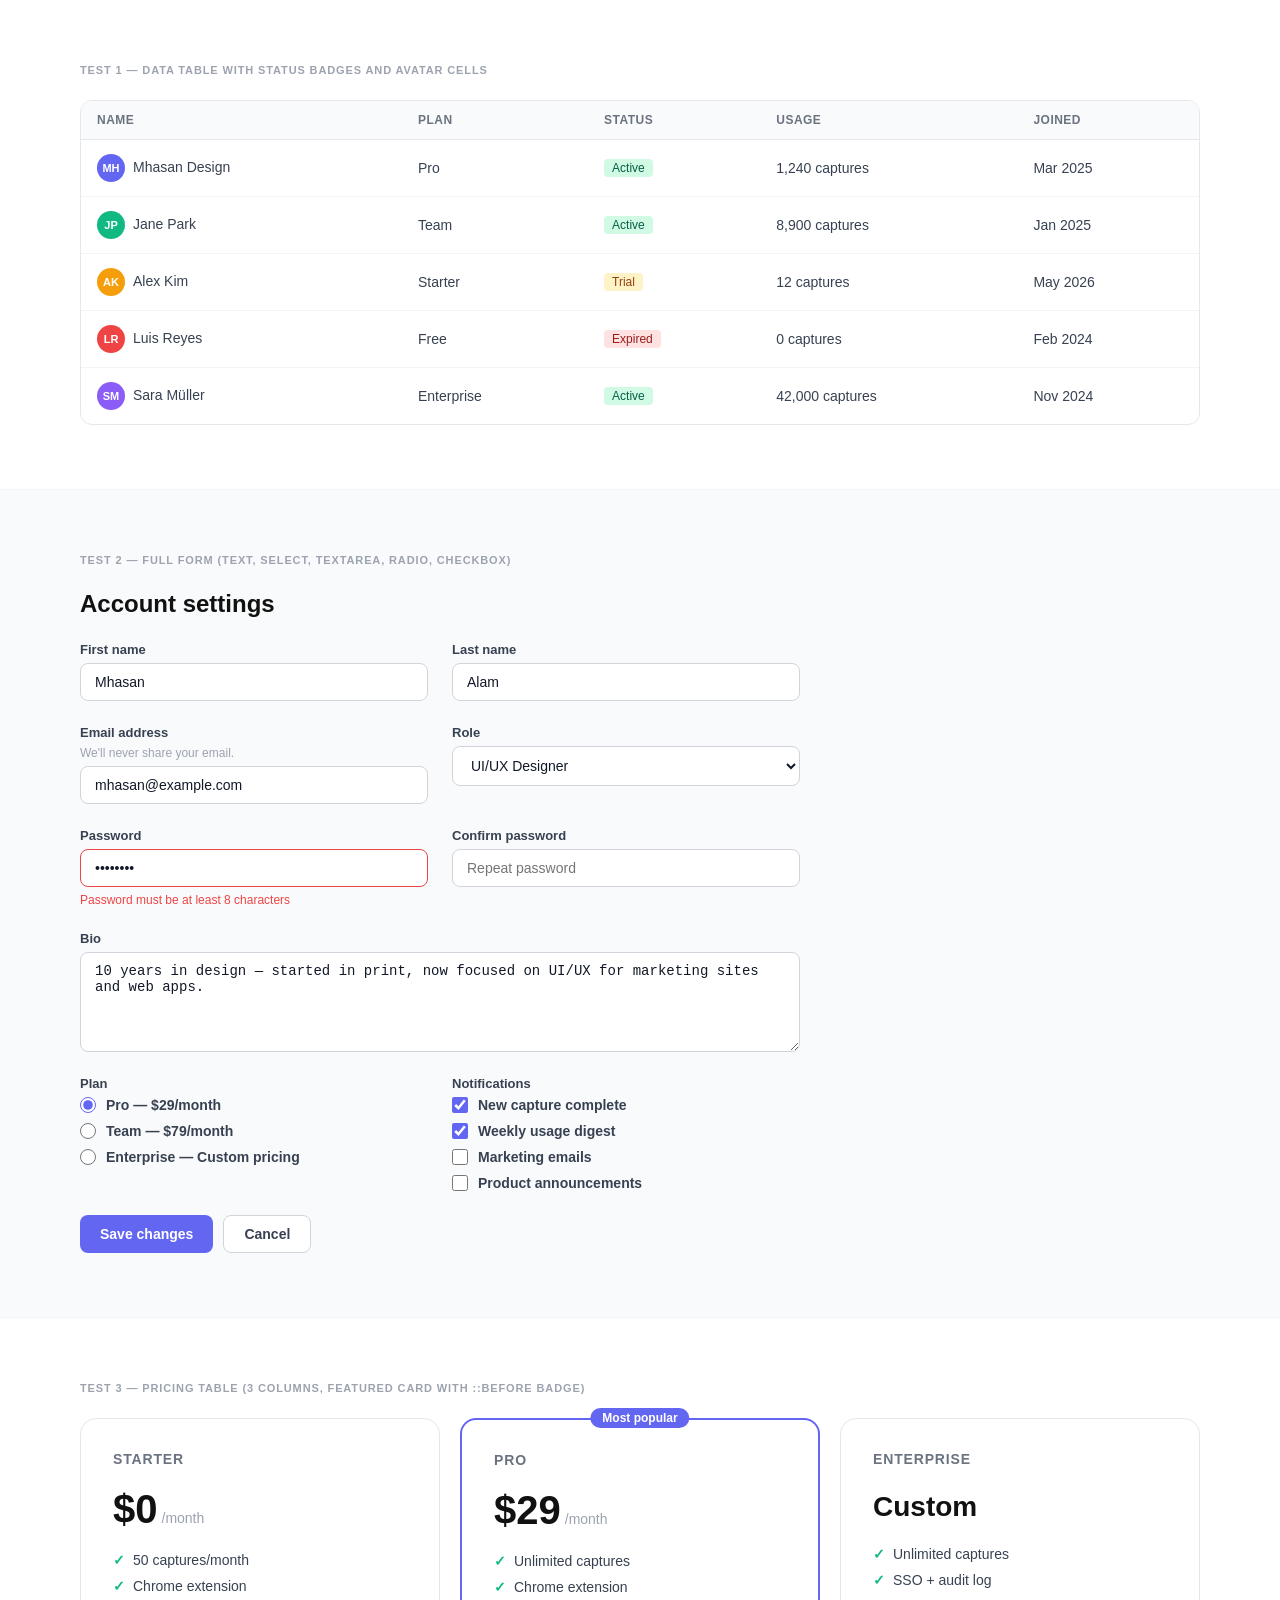
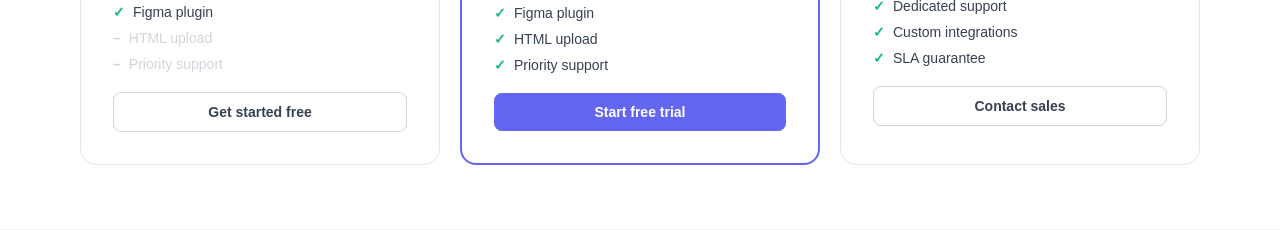
<file: test-pages/test-04-tables-forms.html>
<!DOCTYPE html>
<html lang="en">
<head>
<meta charset="UTF-8" />
<meta name="viewport" content="width=1440" />
<title>WebSnap Test · Tables &amp; Forms</title>
<style>
  *, *::before, *::after { box-sizing: border-box; margin: 0; padding: 0; }
  body { font-family: -apple-system, Inter, sans-serif; background: #f9fafb; color: #111827; }
  .section { padding: 64px 80px; background: white; border-bottom: 1px solid #f3f4f6; }
  .section.gray { background: #f9fafb; }
  .label { font-size: 11px; font-weight: 600; letter-spacing: 0.08em; text-transform: uppercase; color: #9ca3af; margin-bottom: 24px; }
  h2 { font-size: 24px; font-weight: 700; margin-bottom: 24px; color: #111; }

  /* ---- Tables ---- */
  .table-wrap { overflow-x: auto; border-radius: 12px; border: 1px solid #e5e7eb; }
  table { width: 100%; border-collapse: collapse; font-size: 14px; }
  thead { background: #f9fafb; }
  th { padding: 12px 16px; text-align: left; font-size: 12px; font-weight: 600; letter-spacing: 0.04em; text-transform: uppercase; color: #6b7280; border-bottom: 1px solid #e5e7eb; }
  td { padding: 14px 16px; border-bottom: 1px solid #f3f4f6; color: #374151; }
  tr:last-child td { border-bottom: none; }
  tr:hover td { background: #f9fafb; }

  .badge-sm { display: inline-block; padding: 2px 8px; border-radius: 4px; font-size: 12px; font-weight: 500; }
  .badge-sm.active  { background: #d1fae5; color: #065f46; }
  .badge-sm.trial   { background: #fef3c7; color: #92400e; }
  .badge-sm.expired { background: #fee2e2; color: #991b1b; }

  .avatar { width: 28px; height: 28px; border-radius: 50%; display: inline-flex; align-items: center; justify-content: center; font-size: 11px; font-weight: 700; color: white; vertical-align: middle; margin-right: 8px; }

  /* ---- Forms ---- */
  .form-grid { display: grid; grid-template-columns: 1fr 1fr; gap: 24px; }
  .field { display: flex; flex-direction: column; gap: 6px; }
  .field.full { grid-column: span 2; }
  .field label { font-size: 13px; font-weight: 600; color: #374151; }
  .field .hint { font-size: 12px; color: #9ca3af; }
  .input {
    padding: 10px 14px;
    border: 1px solid #d1d5db;
    border-radius: 8px;
    font-size: 14px;
    color: #111827;
    background: white;
    outline: none;
    width: 100%;
  }
  .input:focus { border-color: #6366f1; box-shadow: 0 0 0 3px rgba(99,102,241,0.1); }
  .input.error { border-color: #ef4444; }
  .field .error-msg { font-size: 12px; color: #ef4444; }
  select.input { cursor: pointer; }
  textarea.input { resize: vertical; min-height: 100px; }

  .radio-group { display: flex; flex-direction: column; gap: 10px; }
  .radio-item { display: flex; align-items: center; gap: 10px; cursor: pointer; }
  .radio-item input[type="radio"] { accent-color: #6366f1; width: 16px; height: 16px; }
  .radio-item span { font-size: 14px; color: #374151; }

  .checkbox-group { display: flex; flex-direction: column; gap: 10px; }
  .checkbox-item { display: flex; align-items: center; gap: 10px; cursor: pointer; }
  .checkbox-item input[type="checkbox"] { accent-color: #6366f1; width: 16px; height: 16px; }
  .checkbox-item span { font-size: 14px; color: #374151; }

  .form-actions { display: flex; gap: 10px; margin-top: 8px; }
  .btn { padding: 10px 20px; border-radius: 8px; font-size: 14px; font-weight: 600; cursor: pointer; border: none; }
  .btn-primary { background: #6366f1; color: white; }
  .btn-secondary { background: white; border: 1px solid #d1d5db; color: #374151; }

  /* ---- Pricing table ---- */
  .pricing-grid { display: grid; grid-template-columns: repeat(3, 1fr); gap: 20px; }
  .plan { border: 1px solid #e5e7eb; border-radius: 16px; padding: 32px; display: flex; flex-direction: column; gap: 20px; background: white; }
  .plan.featured { border-color: #6366f1; border-width: 2px; position: relative; }
  .plan.featured::before { content: 'Most popular'; position: absolute; top: -12px; left: 50%; transform: translateX(-50%); background: #6366f1; color: white; font-size: 12px; font-weight: 600; padding: 3px 12px; border-radius: 999px; white-space: nowrap; }
  .plan-name { font-size: 14px; font-weight: 600; color: #6b7280; text-transform: uppercase; letter-spacing: 0.06em; }
  .plan-price { display: flex; align-items: baseline; gap: 4px; }
  .plan-price .amount { font-size: 40px; font-weight: 800; color: #111; }
  .plan-price .per { font-size: 14px; color: #9ca3af; }
  .plan-features { list-style: none; display: flex; flex-direction: column; gap: 10px; }
  .plan-features li { font-size: 14px; color: #374151; display: flex; align-items: center; gap: 8px; }
  .plan-features li::before { content: '✓'; color: #10b981; font-weight: 700; }
  .plan-features li.off { color: #d1d5db; }
  .plan-features li.off::before { content: '–'; color: #d1d5db; }
  .plan-btn { padding: 11px; border-radius: 8px; font-size: 14px; font-weight: 600; cursor: pointer; border: none; text-align: center; }
  .plan-btn-primary { background: #6366f1; color: white; }
  .plan-btn-ghost { background: transparent; border: 1px solid #d1d5db; color: #374151; }
</style>
</head>
<body>

<!-- 1. Data table -->
<div class="section">
  <div class="label">Test 1 — Data table with status badges and avatar cells</div>
  <div class="table-wrap">
    <table>
      <thead>
        <tr>
          <th>Name</th>
          <th>Plan</th>
          <th>Status</th>
          <th>Usage</th>
          <th>Joined</th>
        </tr>
      </thead>
      <tbody>
        <tr>
          <td><span class="avatar" style="background:#6366f1">MH</span>Mhasan Design</td>
          <td>Pro</td>
          <td><span class="badge-sm active">Active</span></td>
          <td>1,240 captures</td>
          <td>Mar 2025</td>
        </tr>
        <tr>
          <td><span class="avatar" style="background:#10b981">JP</span>Jane Park</td>
          <td>Team</td>
          <td><span class="badge-sm active">Active</span></td>
          <td>8,900 captures</td>
          <td>Jan 2025</td>
        </tr>
        <tr>
          <td><span class="avatar" style="background:#f59e0b">AK</span>Alex Kim</td>
          <td>Starter</td>
          <td><span class="badge-sm trial">Trial</span></td>
          <td>12 captures</td>
          <td>May 2026</td>
        </tr>
        <tr>
          <td><span class="avatar" style="background:#ef4444">LR</span>Luis Reyes</td>
          <td>Free</td>
          <td><span class="badge-sm expired">Expired</span></td>
          <td>0 captures</td>
          <td>Feb 2024</td>
        </tr>
        <tr>
          <td><span class="avatar" style="background:#8b5cf6">SM</span>Sara Müller</td>
          <td>Enterprise</td>
          <td><span class="badge-sm active">Active</span></td>
          <td>42,000 captures</td>
          <td>Nov 2024</td>
        </tr>
      </tbody>
    </table>
  </div>
</div>

<!-- 2. Form with validation states -->
<div class="section gray">
  <div class="label">Test 2 — Full form (text, select, textarea, radio, checkbox)</div>
  <div style="max-width: 720px;">
    <h2>Account settings</h2>
    <div class="form-grid">
      <div class="field">
        <label>First name</label>
        <input class="input" type="text" value="Mhasan" />
      </div>
      <div class="field">
        <label>Last name</label>
        <input class="input" type="text" value="Alam" />
      </div>
      <div class="field">
        <label>Email address</label>
        <div class="hint">We'll never share your email.</div>
        <input class="input" type="email" value="mhasan@example.com" />
      </div>
      <div class="field">
        <label>Role</label>
        <select class="input">
          <option selected>UI/UX Designer</option>
          <option>Frontend Developer</option>
          <option>Product Manager</option>
          <option>Other</option>
        </select>
      </div>
      <div class="field">
        <label>Password</label>
        <input class="input error" type="password" value="tooshort" />
        <div class="error-msg">Password must be at least 8 characters</div>
      </div>
      <div class="field">
        <label>Confirm password</label>
        <input class="input" type="password" placeholder="Repeat password" />
      </div>
      <div class="field full">
        <label>Bio</label>
        <textarea class="input" placeholder="Tell us a bit about yourself...">10 years in design — started in print, now focused on UI/UX for marketing sites and web apps.</textarea>
      </div>
      <div class="field">
        <label>Plan</label>
        <div class="radio-group">
          <label class="radio-item">
            <input type="radio" name="plan" checked />
            <span>Pro — $29/month</span>
          </label>
          <label class="radio-item">
            <input type="radio" name="plan" />
            <span>Team — $79/month</span>
          </label>
          <label class="radio-item">
            <input type="radio" name="plan" />
            <span>Enterprise — Custom pricing</span>
          </label>
        </div>
      </div>
      <div class="field">
        <label>Notifications</label>
        <div class="checkbox-group">
          <label class="checkbox-item">
            <input type="checkbox" checked />
            <span>New capture complete</span>
          </label>
          <label class="checkbox-item">
            <input type="checkbox" checked />
            <span>Weekly usage digest</span>
          </label>
          <label class="checkbox-item">
            <input type="checkbox" />
            <span>Marketing emails</span>
          </label>
          <label class="checkbox-item">
            <input type="checkbox" />
            <span>Product announcements</span>
          </label>
        </div>
      </div>
    </div>
    <div class="form-actions" style="margin-top:24px;">
      <button class="btn btn-primary">Save changes</button>
      <button class="btn btn-secondary">Cancel</button>
    </div>
  </div>
</div>

<!-- 3. Pricing table (common pattern) -->
<div class="section">
  <div class="label">Test 3 — Pricing table (3 columns, featured card with ::before badge)</div>
  <div class="pricing-grid">
    <div class="plan">
      <div class="plan-name">Starter</div>
      <div class="plan-price">
        <span class="amount">$0</span>
        <span class="per">/month</span>
      </div>
      <ul class="plan-features">
        <li>50 captures/month</li>
        <li>Chrome extension</li>
        <li>Figma plugin</li>
        <li class="off">HTML upload</li>
        <li class="off">Priority support</li>
      </ul>
      <button class="plan-btn plan-btn-ghost">Get started free</button>
    </div>
    <div class="plan featured">
      <div class="plan-name">Pro</div>
      <div class="plan-price">
        <span class="amount">$29</span>
        <span class="per">/month</span>
      </div>
      <ul class="plan-features">
        <li>Unlimited captures</li>
        <li>Chrome extension</li>
        <li>Figma plugin</li>
        <li>HTML upload</li>
        <li>Priority support</li>
      </ul>
      <button class="plan-btn plan-btn-primary">Start free trial</button>
    </div>
    <div class="plan">
      <div class="plan-name">Enterprise</div>
      <div class="plan-price">
        <span class="amount" style="font-size:28px; line-height:1.4;">Custom</span>
      </div>
      <ul class="plan-features">
        <li>Unlimited captures</li>
        <li>SSO + audit log</li>
        <li>Dedicated support</li>
        <li>Custom integrations</li>
        <li>SLA guarantee</li>
      </ul>
      <button class="plan-btn plan-btn-ghost">Contact sales</button>
    </div>
  </div>
</div>

</body>
</html>
</file>
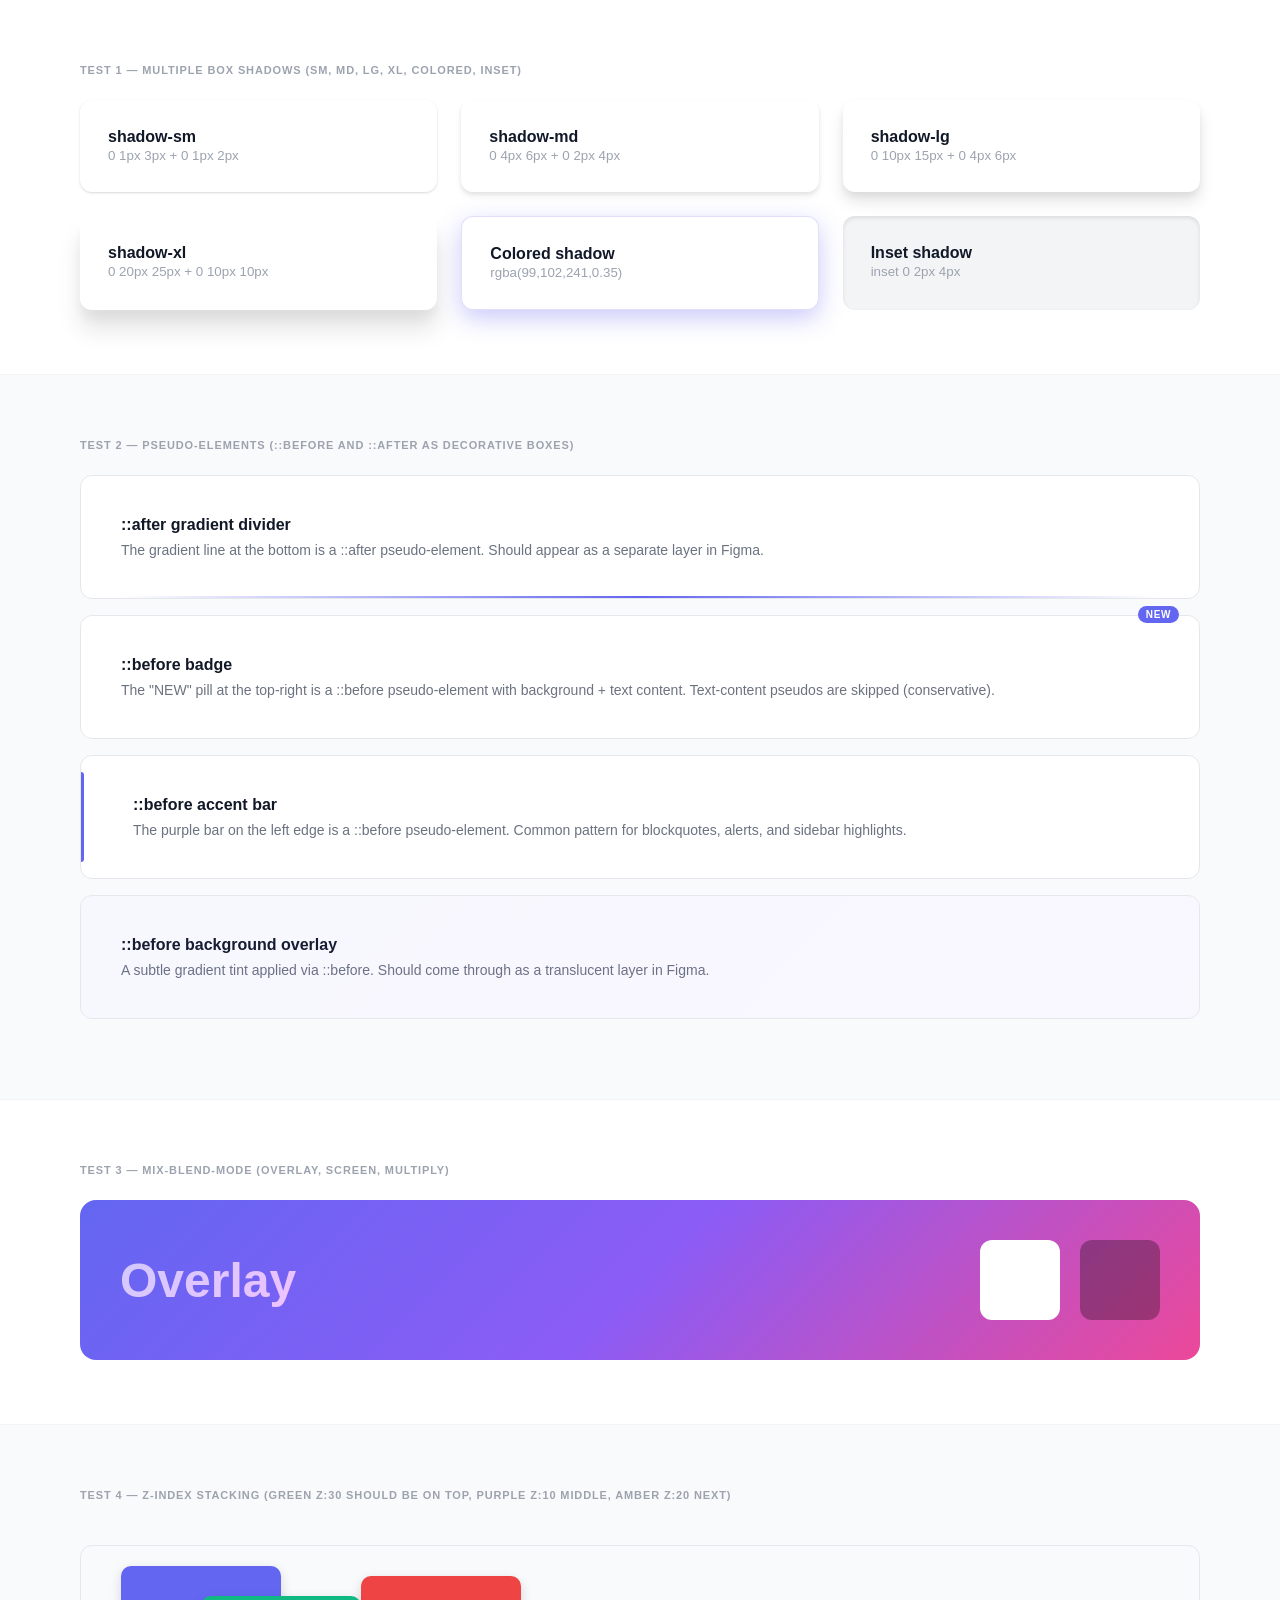
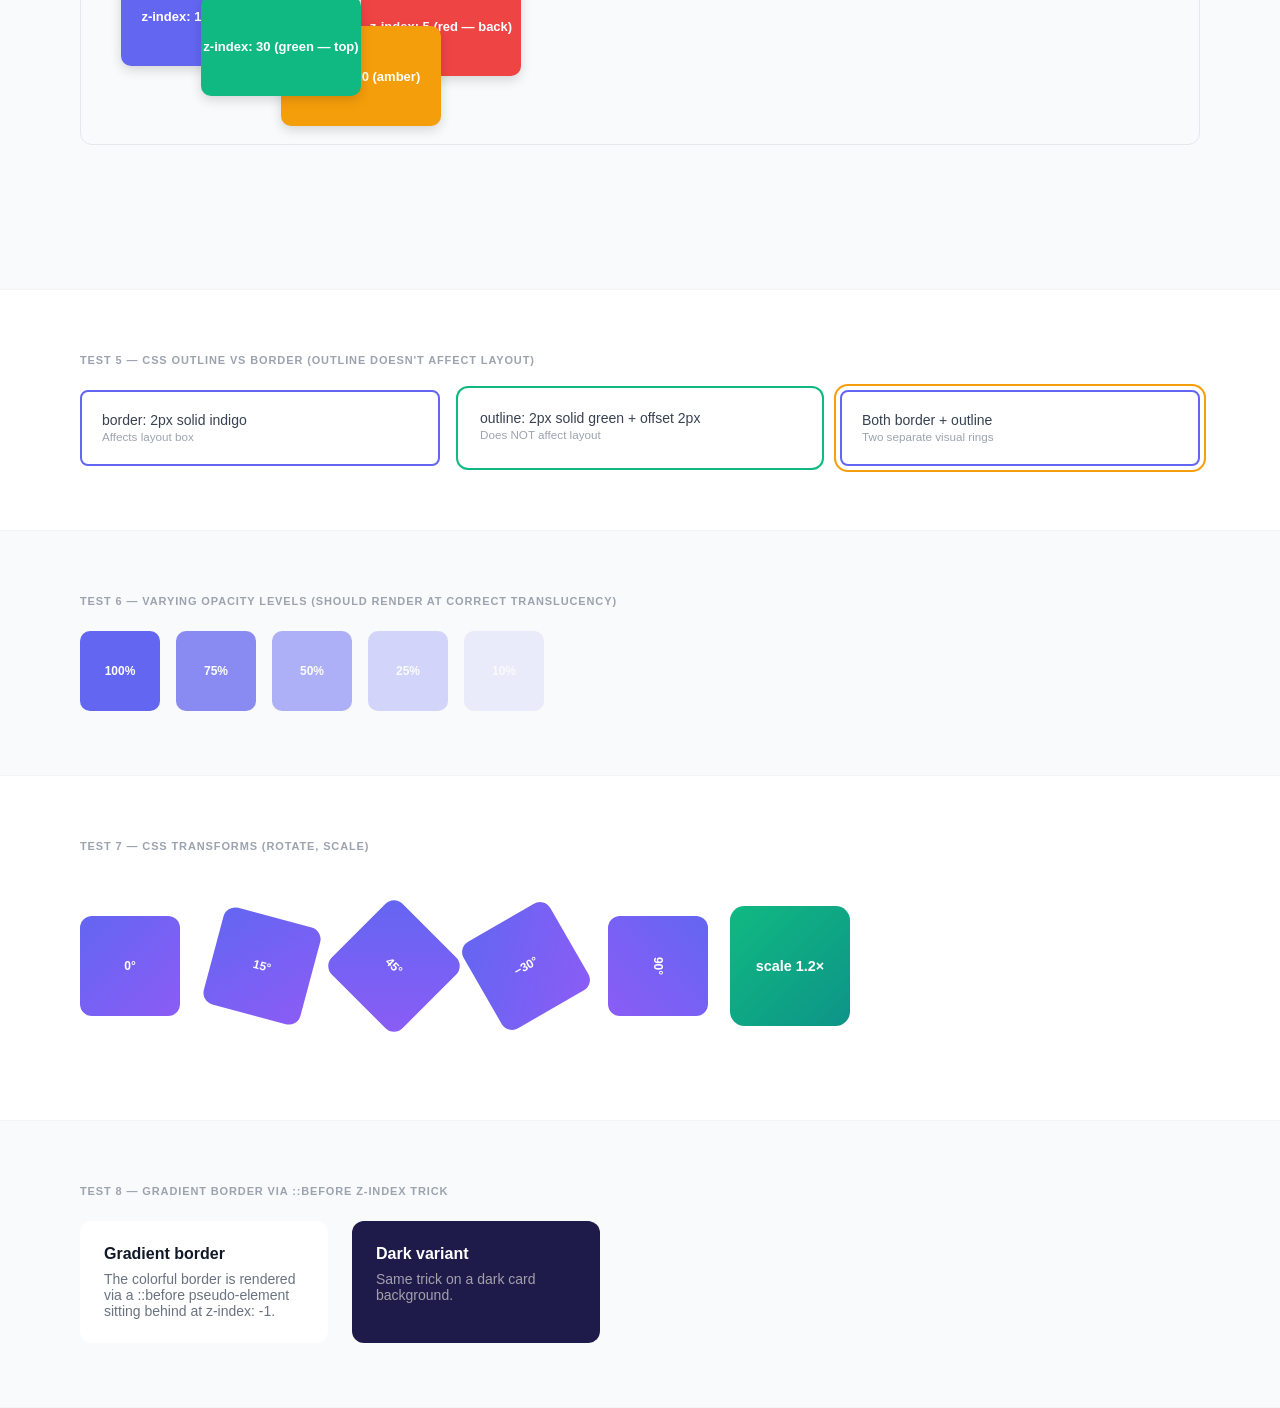
<file: test-pages/test-05-effects-pseudo.html>
<!DOCTYPE html>
<html lang="en">
<head>
<meta charset="UTF-8" />
<meta name="viewport" content="width=1440" />
<title>WebSnap Test · Effects, Pseudo-elements, Z-index</title>
<style>
  *, *::before, *::after { box-sizing: border-box; margin: 0; padding: 0; }
  body { font-family: -apple-system, Inter, sans-serif; background: #f9fafb; color: #111827; }
  .section { padding: 64px 80px; background: white; border-bottom: 1px solid #f3f4f6; }
  .section.gray { background: #f9fafb; }
  .label { font-size: 11px; font-weight: 600; letter-spacing: 0.08em; text-transform: uppercase; color: #9ca3af; margin-bottom: 24px; }

  /* ---- 1. Multiple box shadows ---- */
  .shadow-grid { display: grid; grid-template-columns: repeat(3, 1fr); gap: 24px; }
  .shadow-card { background: white; border-radius: 12px; padding: 28px; }
  .shadow-sm  { box-shadow: 0 1px 3px rgba(0,0,0,0.1), 0 1px 2px rgba(0,0,0,0.06); }
  .shadow-md  { box-shadow: 0 4px 6px rgba(0,0,0,0.07), 0 2px 4px rgba(0,0,0,0.06); }
  .shadow-lg  { box-shadow: 0 10px 15px rgba(0,0,0,0.1), 0 4px 6px rgba(0,0,0,0.05); }
  .shadow-xl  { box-shadow: 0 20px 25px rgba(0,0,0,0.1), 0 10px 10px rgba(0,0,0,0.04); }
  .shadow-colored { box-shadow: 0 8px 24px rgba(99,102,241,0.35); border: 1px solid rgba(99,102,241,0.2); }
  .shadow-inset { box-shadow: inset 0 2px 4px rgba(0,0,0,0.1); background: #f3f4f6; }

  /* ---- 2. Pseudo-element dividers (::before / ::after) ---- */
  .pseudo-section {
    position: relative;
    padding: 40px;
    background: white;
    border-radius: 12px;
    border: 1px solid #e5e7eb;
    margin-bottom: 16px;
  }
  .has-divider::after {
    content: '';
    position: absolute;
    bottom: 0; left: 40px; right: 40px;
    height: 2px;
    background: linear-gradient(90deg, transparent, #6366f1, transparent);
  }
  .has-badge::before {
    content: 'NEW';
    position: absolute;
    top: -10px; right: 20px;
    background: #6366f1; color: white;
    font-size: 10px; font-weight: 700;
    padding: 3px 8px; border-radius: 999px;
    letter-spacing: 0.06em;
  }
  .has-left-bar::before {
    content: '';
    position: absolute;
    left: 0; top: 16px; bottom: 16px;
    width: 3px;
    background: #6366f1;
    border-radius: 0 3px 3px 0;
  }
  .has-bg-overlay::before {
    content: '';
    position: absolute;
    inset: 0;
    background: linear-gradient(135deg, rgba(99,102,241,0.05), rgba(139,92,246,0.05));
    border-radius: 12px;
    pointer-events: none;
  }

  /* ---- 3. mix-blend-mode ---- */
  .blend-wrap {
    background: linear-gradient(135deg, #6366f1 0%, #8b5cf6 50%, #ec4899 100%);
    border-radius: 16px;
    padding: 40px;
    display: flex; gap: 20px; align-items: center;
  }
  .blend-text {
    font-size: 48px; font-weight: 900; color: white;
    mix-blend-mode: overlay;
    text-shadow: none;
    flex: 1;
  }
  .blend-box {
    width: 80px; height: 80px; border-radius: 12px; background: white;
    mix-blend-mode: screen;
  }
  .blend-multiply {
    width: 80px; height: 80px; border-radius: 12px; background: black;
    mix-blend-mode: multiply;
    opacity: 0.3;
  }

  /* ---- 4. Z-index stacking ---- */
  .stack-demo {
    position: relative;
    height: 200px;
    border-radius: 12px;
    border: 1px solid #e5e7eb;
    overflow: visible;
  }
  .stack-item {
    position: absolute;
    width: 160px; height: 100px;
    border-radius: 10px;
    display: flex; align-items: center; justify-content: center;
    font-size: 13px; font-weight: 600; color: white;
    box-shadow: 0 4px 12px rgba(0,0,0,0.15);
  }
  .stack-a { background: #6366f1; top: 20px; left: 40px;  z-index: 10; }
  .stack-b { background: #10b981; top: 50px; left: 120px; z-index: 30; }
  .stack-c { background: #f59e0b; top: 80px; left: 200px; z-index: 20; }
  .stack-d { background: #ef4444; top: 30px; left: 280px; z-index:  5; }

  /* ---- 5. CSS outline vs border ---- */
  .outline-grid { display: grid; grid-template-columns: repeat(3, 1fr); gap: 20px; }
  .outline-card {
    padding: 20px; border-radius: 8px; background: white;
    font-size: 14px; color: #374151;
  }
  .with-border   { border: 2px solid #6366f1; }
  .with-outline  { outline: 2px solid #10b981; outline-offset: 2px; }
  .with-both     { border: 2px solid #6366f1; outline: 2px solid #f59e0b; outline-offset: 4px; }

  /* ---- 6. Opacity layers ---- */
  .opacity-row { display: flex; gap: 16px; align-items: flex-end; }
  .op-block {
    width: 80px; height: 80px; border-radius: 10px;
    background: #6366f1;
    display: flex; align-items: center; justify-content: center;
    font-size: 12px; font-weight: 700; color: white;
  }

  /* ---- 7. Transform: rotate + scale ---- */
  .transform-grid { display: flex; gap: 32px; flex-wrap: wrap; padding: 40px 0; }
  .transform-card {
    width: 100px; height: 100px; border-radius: 12px;
    display: flex; align-items: center; justify-content: center;
    font-size: 12px; font-weight: 600; color: white;
    background: linear-gradient(135deg, #6366f1, #8b5cf6);
  }

  /* ---- 8. Gradient border via border-image ---- */
  .grad-border-card {
    padding: 24px;
    border-radius: 12px;
    background: white;
    position: relative;
  }
  .grad-border-card::before {
    content: '';
    position: absolute;
    inset: -2px;
    border-radius: 14px;
    background: linear-gradient(135deg, #6366f1, #ec4899);
    z-index: -1;
  }
</style>
</head>
<body>

<!-- 1. Multiple box shadows -->
<div class="section">
  <div class="label">Test 1 — Multiple box shadows (sm, md, lg, xl, colored, inset)</div>
  <div class="shadow-grid">
    <div class="shadow-card shadow-sm">
      <strong>shadow-sm</strong><br/>
      <small style="color:#9ca3af">0 1px 3px + 0 1px 2px</small>
    </div>
    <div class="shadow-card shadow-md">
      <strong>shadow-md</strong><br/>
      <small style="color:#9ca3af">0 4px 6px + 0 2px 4px</small>
    </div>
    <div class="shadow-card shadow-lg">
      <strong>shadow-lg</strong><br/>
      <small style="color:#9ca3af">0 10px 15px + 0 4px 6px</small>
    </div>
    <div class="shadow-card shadow-xl">
      <strong>shadow-xl</strong><br/>
      <small style="color:#9ca3af">0 20px 25px + 0 10px 10px</small>
    </div>
    <div class="shadow-card shadow-colored" style="border-radius:12px;">
      <strong>Colored shadow</strong><br/>
      <small style="color:#9ca3af">rgba(99,102,241,0.35)</small>
    </div>
    <div class="shadow-card shadow-inset" style="border-radius:12px;">
      <strong>Inset shadow</strong><br/>
      <small style="color:#9ca3af">inset 0 2px 4px</small>
    </div>
  </div>
</div>

<!-- 2. Pseudo-elements -->
<div class="section gray">
  <div class="label">Test 2 — Pseudo-elements (::before and ::after as decorative boxes)</div>

  <div class="pseudo-section has-divider">
    <strong>::after gradient divider</strong>
    <p style="margin-top:8px; color:#6b7280; font-size:14px;">The gradient line at the bottom is a ::after pseudo-element. Should appear as a separate layer in Figma.</p>
  </div>

  <div class="pseudo-section has-badge" style="margin-top:16px;">
    <strong>::before badge</strong>
    <p style="margin-top:8px; color:#6b7280; font-size:14px;">The "NEW" pill at the top-right is a ::before pseudo-element with background + text content. Text-content pseudos are skipped (conservative).</p>
  </div>

  <div class="pseudo-section has-left-bar" style="margin-top:16px; padding-left:52px;">
    <strong>::before accent bar</strong>
    <p style="margin-top:8px; color:#6b7280; font-size:14px;">The purple bar on the left edge is a ::before pseudo-element. Common pattern for blockquotes, alerts, and sidebar highlights.</p>
  </div>

  <div class="pseudo-section has-bg-overlay" style="margin-top:16px;">
    <strong>::before background overlay</strong>
    <p style="margin-top:8px; color:#6b7280; font-size:14px;">A subtle gradient tint applied via ::before. Should come through as a translucent layer in Figma.</p>
  </div>
</div>

<!-- 3. mix-blend-mode -->
<div class="section">
  <div class="label">Test 3 — mix-blend-mode (overlay, screen, multiply)</div>
  <div class="blend-wrap">
    <div class="blend-text">Overlay</div>
    <div class="blend-box"></div>
    <div class="blend-multiply"></div>
  </div>
</div>

<!-- 4. Z-index stacking -->
<div class="section gray">
  <div class="label">Test 4 — Z-index stacking (green z:30 should be on top, purple z:10 middle, amber z:20 next)</div>
  <div style="padding: 20px 0 80px;">
    <div class="stack-demo">
      <div class="stack-item stack-a">z-index: 10 (purple)</div>
      <div class="stack-item stack-b">z-index: 30 (green — top)</div>
      <div class="stack-item stack-c">z-index: 20 (amber)</div>
      <div class="stack-item stack-d">z-index: 5 (red — back)</div>
    </div>
  </div>
</div>

<!-- 5. Outline vs border -->
<div class="section">
  <div class="label">Test 5 — CSS outline vs border (outline doesn't affect layout)</div>
  <div class="outline-grid">
    <div class="outline-card with-border">
      border: 2px solid indigo<br/>
      <small style="color:#9ca3af">Affects layout box</small>
    </div>
    <div class="outline-card with-outline">
      outline: 2px solid green + offset 2px<br/>
      <small style="color:#9ca3af">Does NOT affect layout</small>
    </div>
    <div class="outline-card with-both">
      Both border + outline<br/>
      <small style="color:#9ca3af">Two separate visual rings</small>
    </div>
  </div>
</div>

<!-- 6. Opacity -->
<div class="section gray">
  <div class="label">Test 6 — Varying opacity levels (should render at correct translucency)</div>
  <div class="opacity-row">
    <div class="op-block" style="opacity:1.0">100%</div>
    <div class="op-block" style="opacity:0.75">75%</div>
    <div class="op-block" style="opacity:0.50">50%</div>
    <div class="op-block" style="opacity:0.25">25%</div>
    <div class="op-block" style="opacity:0.10">10%</div>
  </div>
</div>

<!-- 7. CSS Transforms -->
<div class="section">
  <div class="label">Test 7 — CSS transforms (rotate, scale)</div>
  <div class="transform-grid">
    <div class="transform-card" style="transform: rotate(0deg)">0°</div>
    <div class="transform-card" style="transform: rotate(15deg)">15°</div>
    <div class="transform-card" style="transform: rotate(45deg)">45°</div>
    <div class="transform-card" style="transform: rotate(-30deg)">−30°</div>
    <div class="transform-card" style="transform: rotate(90deg)">90°</div>
    <div class="transform-card" style="transform: scale(1.2); background: linear-gradient(135deg,#10b981,#0d9488);">scale 1.2×</div>
  </div>
</div>

<!-- 8. Gradient border via ::before -->
<div class="section gray">
  <div class="label">Test 8 — Gradient border via ::before z-index trick</div>
  <div style="display:flex; gap:24px; flex-wrap:wrap;">
    <div class="grad-border-card">
      <strong>Gradient border</strong>
      <p style="font-size:14px; color:#6b7280; margin-top:8px; max-width:200px;">The colorful border is rendered via a ::before pseudo-element sitting behind at z-index: -1.</p>
    </div>
    <div class="grad-border-card" style="background:#1e1b4b;">
      <strong style="color:white;">Dark variant</strong>
      <p style="font-size:14px; color:#a1a1aa; margin-top:8px; max-width:200px;">Same trick on a dark card background.</p>
    </div>
  </div>
</div>

</body>
</html>
</file>
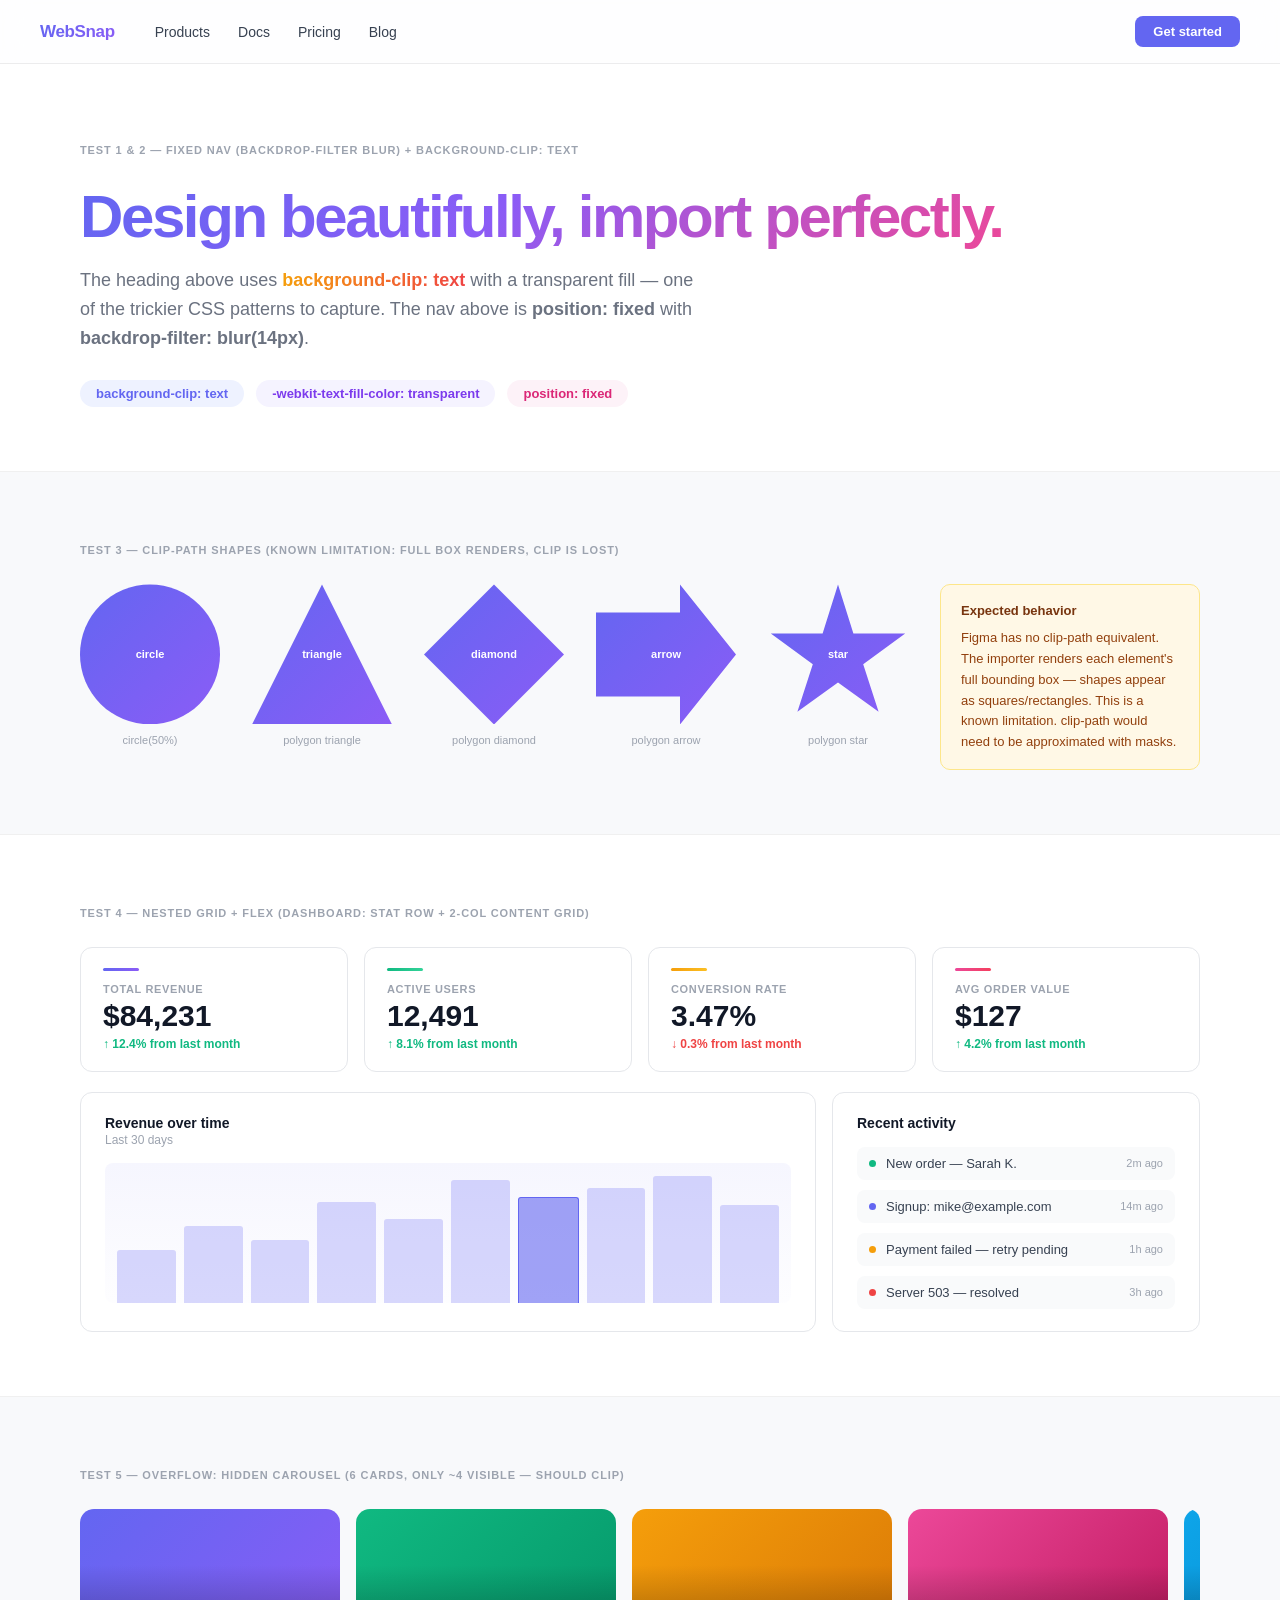
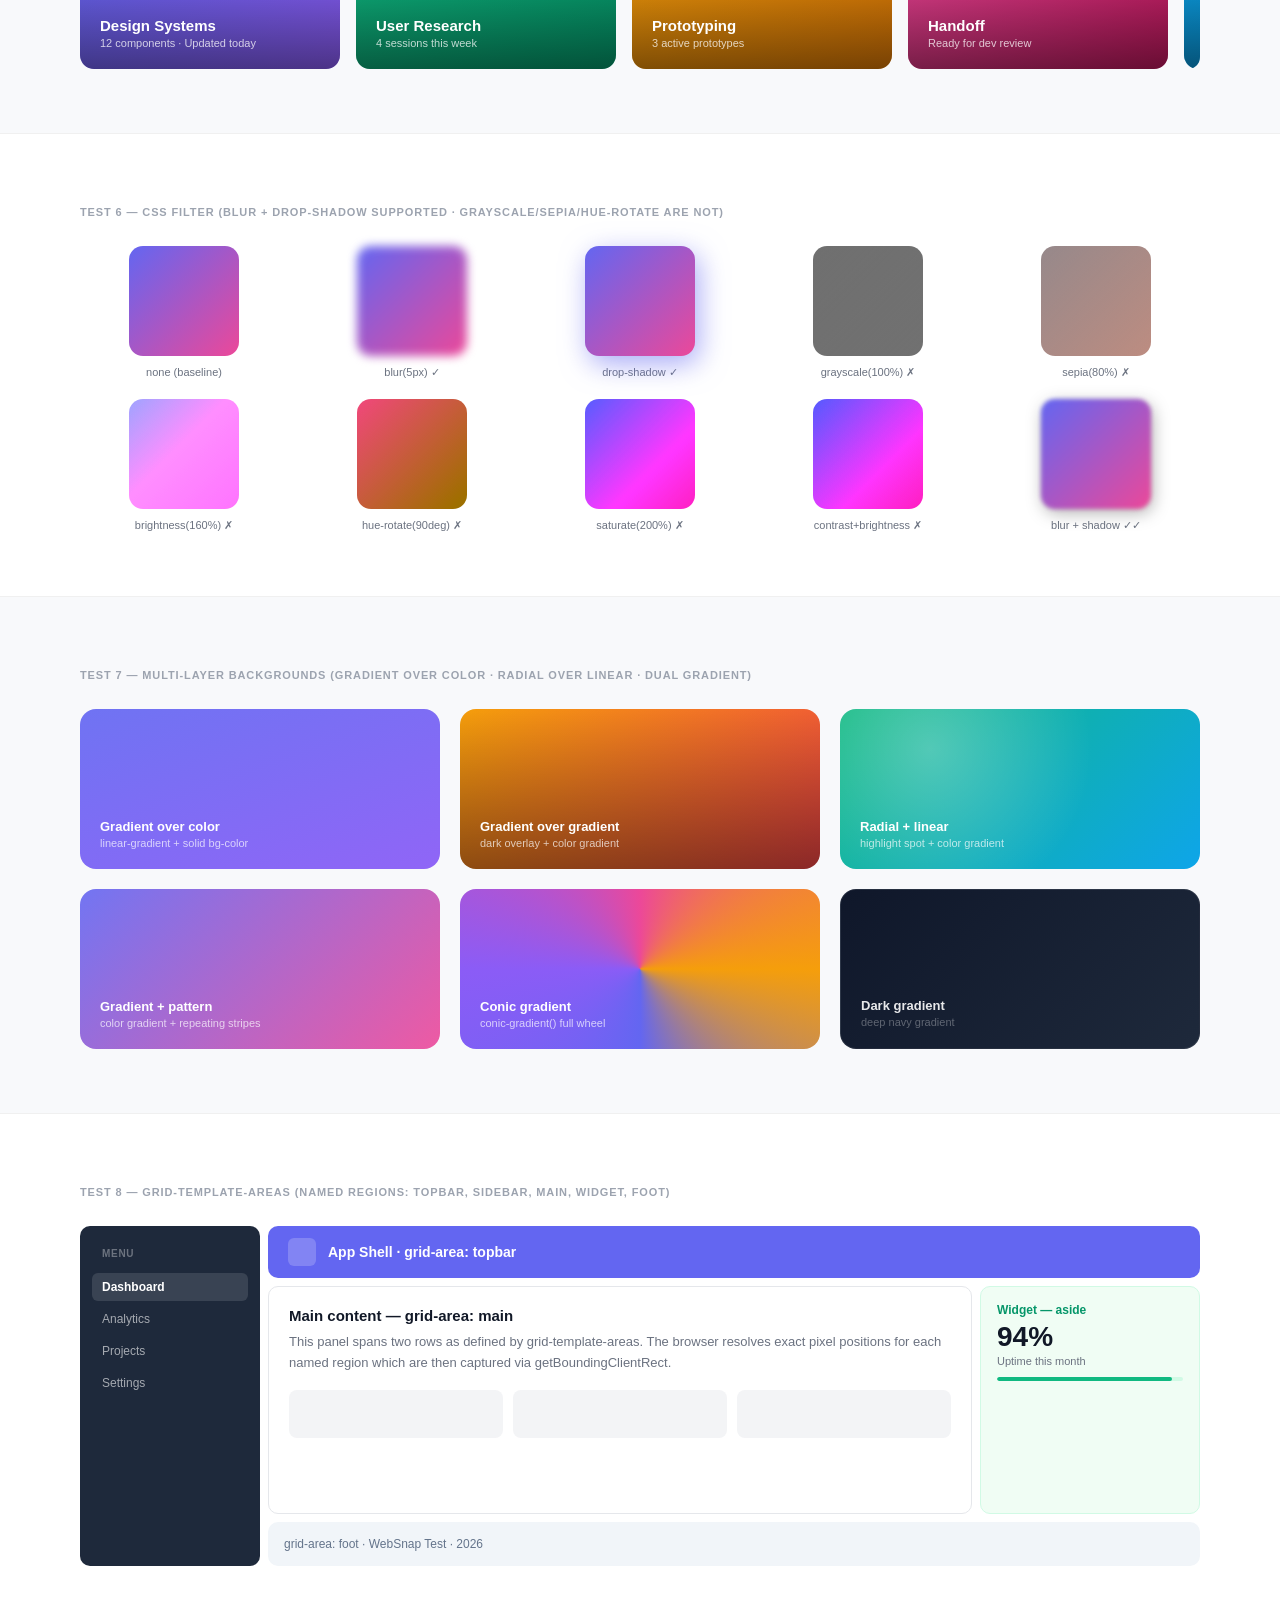
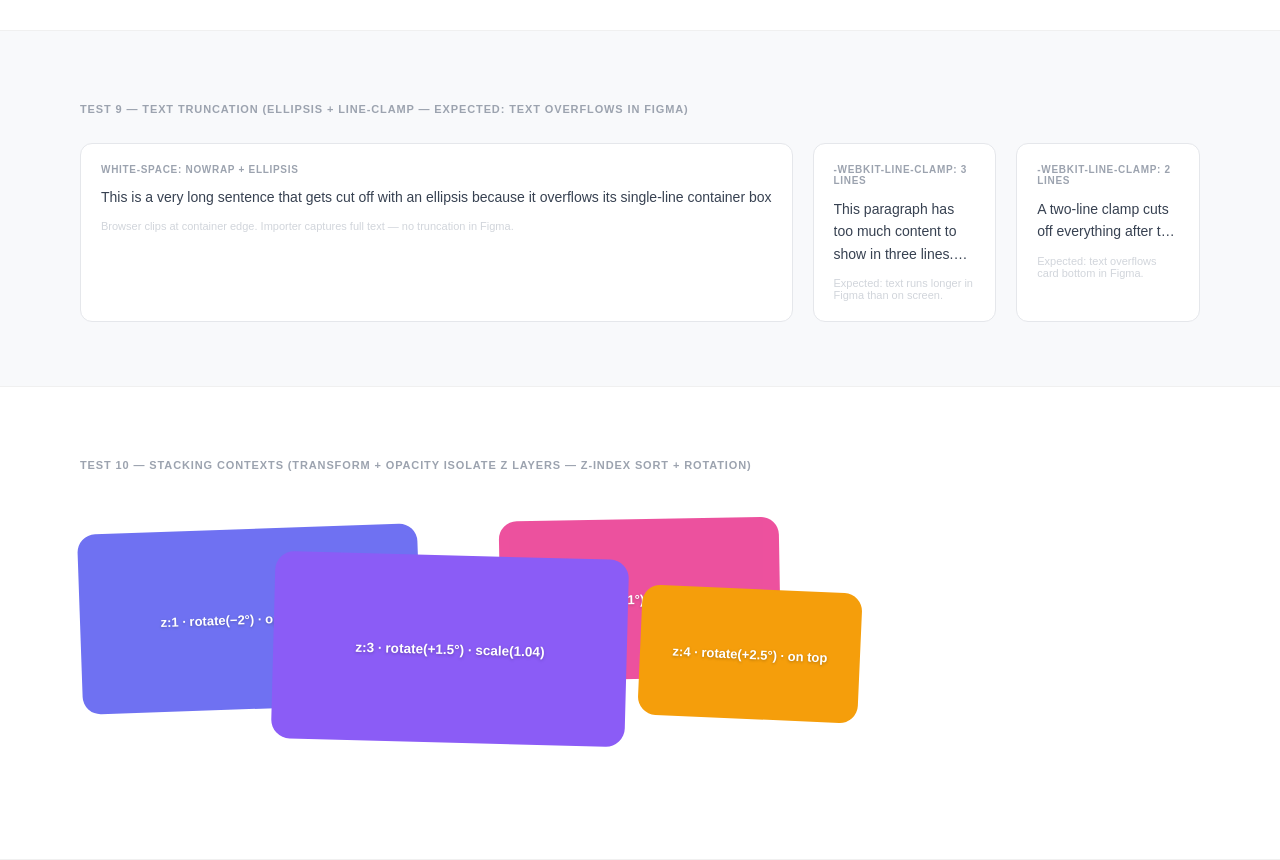
<file: test-pages/test-06-hard.html>
<!DOCTYPE html>
<html lang="en">
<head>
<meta charset="UTF-8" />
<meta name="viewport" content="width=1440" />
<title>WebSnap Test · Hard Cases</title>
<style>
  *, *::before, *::after { box-sizing: border-box; margin: 0; padding: 0; }
  body {
    font-family: -apple-system, Inter, sans-serif;
    background: #f8f9fb;
    color: #111827;
    padding-top: 64px; /* offset for fixed nav */
  }

  /* ─── Fixed nav (Test 1) ─── */
  .site-nav {
    position: fixed;
    top: 0; left: 0; right: 0;
    height: 64px;
    background: rgba(255, 255, 255, 0.82);
    backdrop-filter: blur(14px);
    -webkit-backdrop-filter: blur(14px);
    border-bottom: 1px solid rgba(0, 0, 0, 0.07);
    z-index: 100;
    display: flex;
    align-items: center;
  }
  .nav-inner {
    width: 100%;
    max-width: 1280px;
    margin: 0 auto;
    padding: 0 40px;
    display: flex;
    align-items: center;
    gap: 40px;
  }
  .nav-logo {
    font-size: 17px;
    font-weight: 800;
    background: linear-gradient(135deg, #6366f1, #8b5cf6);
    -webkit-background-clip: text;
    -webkit-text-fill-color: transparent;
    background-clip: text;
    letter-spacing: -0.02em;
  }
  .nav-links {
    display: flex;
    gap: 28px;
    flex: 1;
  }
  .nav-links span {
    font-size: 14px;
    font-weight: 500;
    color: #374151;
  }
  .nav-cta {
    background: #6366f1;
    color: white;
    font-size: 13px;
    font-weight: 600;
    padding: 8px 18px;
    border-radius: 8px;
  }

  /* ─── Shared ─── */
  .section {
    padding: 72px 80px 64px;
    background: white;
    border-bottom: 1px solid #f0f0f0;
  }
  .section.gray { background: #f8f9fb; }
  .section.dark { background: #0f172a; }
  .label {
    font-size: 11px;
    font-weight: 600;
    letter-spacing: 0.08em;
    text-transform: uppercase;
    color: #9ca3af;
    margin-bottom: 28px;
  }
  .label.on-dark { color: rgba(255,255,255,0.4); }

  /* ─── Test 2: Gradient text ─── */
  .gradient-heading {
    font-size: 60px;
    font-weight: 800;
    line-height: 1.1;
    letter-spacing: -0.04em;
    background: linear-gradient(135deg, #6366f1 0%, #8b5cf6 45%, #ec4899 100%);
    -webkit-background-clip: text;
    -webkit-text-fill-color: transparent;
    background-clip: text;
    display: inline-block;
    margin-bottom: 16px;
  }
  .gradient-sub {
    font-size: 18px;
    color: #6b7280;
    max-width: 620px;
    line-height: 1.6;
  }
  .inline-grad {
    background: linear-gradient(90deg, #f59e0b, #ef4444);
    -webkit-background-clip: text;
    -webkit-text-fill-color: transparent;
    background-clip: text;
    font-weight: 700;
  }
  .pill-row {
    display: flex;
    gap: 12px;
    margin-top: 28px;
  }
  .pill {
    padding: 6px 16px;
    border-radius: 999px;
    font-size: 13px;
    font-weight: 600;
  }
  .pill-indigo { background: #eef2ff; color: #6366f1; }
  .pill-purple { background: #f5f3ff; color: #7c3aed; }
  .pill-pink   { background: #fdf2f8; color: #db2777; }

  /* ─── Test 3: clip-path ─── */
  .clip-row { display: flex; gap: 32px; align-items: flex-start; flex-wrap: wrap; }
  .clip-item { display: flex; flex-direction: column; align-items: center; gap: 10px; }
  .clip-box {
    width: 140px; height: 140px;
    background: linear-gradient(135deg, #6366f1, #8b5cf6);
    display: flex; align-items: center; justify-content: center;
    color: white; font-size: 11px; font-weight: 600; text-align: center;
  }
  .clip-circle  { clip-path: circle(50%); }
  .clip-tri     { clip-path: polygon(50% 0%, 0% 100%, 100% 100%); }
  .clip-diamond { clip-path: polygon(50% 0%, 100% 50%, 50% 100%, 0% 50%); }
  .clip-arrow   { clip-path: polygon(0% 20%, 60% 20%, 60% 0%, 100% 50%, 60% 100%, 60% 80%, 0% 80%); }
  .clip-star    { clip-path: polygon(50% 0%,61% 35%,98% 35%,68% 57%,79% 91%,50% 70%,21% 91%,32% 57%,2% 35%,39% 35%); }
  .clip-lbl { font-size: 11px; color: #9ca3af; font-weight: 500; }
  .clip-note {
    flex: 1;
    min-width: 220px;
    background: #fff8e6;
    border: 1px solid #fde68a;
    border-radius: 10px;
    padding: 16px 20px;
    font-size: 13px;
    color: #92400e;
    line-height: 1.6;
    align-self: center;
  }
  .clip-note strong { display: block; margin-bottom: 6px; color: #78350f; }

  /* ─── Test 4: Dashboard ─── */
  .stat-row {
    display: grid;
    grid-template-columns: repeat(4, 1fr);
    gap: 16px;
    margin-bottom: 20px;
  }
  .stat-card {
    background: white;
    border-radius: 12px;
    border: 1px solid #e5e7eb;
    padding: 20px 22px;
    display: flex;
    flex-direction: column;
    gap: 6px;
  }
  .stat-bar { width: 36px; height: 3px; border-radius: 2px; margin-bottom: 6px; }
  .stat-lbl { font-size: 11px; font-weight: 600; color: #9ca3af; text-transform: uppercase; letter-spacing: 0.06em; }
  .stat-val { font-size: 30px; font-weight: 700; color: #111827; line-height: 1; }
  .stat-delta { font-size: 12px; font-weight: 600; }
  .stat-delta.up   { color: #10b981; }
  .stat-delta.down { color: #ef4444; }

  .dash-content {
    display: grid;
    grid-template-columns: 2fr 1fr;
    gap: 16px;
  }
  .dash-card {
    background: white;
    border-radius: 12px;
    border: 1px solid #e5e7eb;
    padding: 22px 24px;
  }
  .dash-title { font-size: 14px; font-weight: 600; color: #111827; }
  .dash-sub   { font-size: 12px; color: #9ca3af; margin-top: 2px; }
  .chart-area {
    height: 140px;
    background: linear-gradient(180deg, rgba(99,102,241,0.06) 0%, rgba(99,102,241,0.01) 100%);
    border-radius: 8px;
    margin-top: 16px;
    position: relative;
    overflow: hidden;
  }
  .chart-bars {
    position: absolute;
    bottom: 0; left: 0; right: 0;
    display: flex;
    align-items: flex-end;
    gap: 8px;
    padding: 0 12px;
    height: 100%;
  }
  .bar {
    flex: 1;
    background: rgba(99,102,241,0.25);
    border-radius: 3px 3px 0 0;
  }
  .bar.hi { background: rgba(99,102,241,0.6); border: 1.5px solid #6366f1; border-bottom: none; }

  .activity { display: flex; flex-direction: column; gap: 10px; margin-top: 16px; }
  .act-row {
    display: flex; align-items: center; gap: 10px;
    padding: 9px 12px;
    background: #f9fafb;
    border-radius: 8px;
  }
  .act-dot { width: 7px; height: 7px; border-radius: 50%; flex-shrink: 0; }
  .act-txt { font-size: 13px; color: #374151; flex: 1; }
  .act-time { font-size: 11px; color: #9ca3af; }

  /* ─── Test 5: Overflow carousel ─── */
  .carousel-wrap {
    overflow: hidden;
    width: 100%;
    border-radius: 12px;
  }
  .carousel-track {
    display: flex;
    gap: 16px;
  }
  .c-card {
    flex-shrink: 0;
    width: 260px;
    height: 160px;
    border-radius: 14px;
    position: relative;
    overflow: hidden;
    display: flex;
    flex-direction: column;
    justify-content: flex-end;
    padding: 20px;
    color: white;
  }
  .c-card::before {
    content: '';
    position: absolute;
    inset: 0;
    background: linear-gradient(0deg, rgba(0,0,0,0.45) 0%, transparent 65%);
  }
  .c-title { font-size: 15px; font-weight: 700; position: relative; z-index: 1; }
  .c-sub   { font-size: 11px; opacity: 0.75; position: relative; z-index: 1; margin-top: 3px; }

  /* ─── Test 6: CSS Filters ─── */
  .filter-grid {
    display: grid;
    grid-template-columns: repeat(5, 1fr);
    gap: 20px;
  }
  .f-item { display: flex; flex-direction: column; align-items: center; gap: 10px; }
  .f-box {
    width: 110px; height: 110px;
    border-radius: 14px;
    background: linear-gradient(135deg, #6366f1, #ec4899);
  }
  .f-lbl { font-size: 11px; color: #6b7280; font-weight: 500; text-align: center; }

  /* ─── Test 7: Multi-layer backgrounds ─── */
  .bg-grid {
    display: grid;
    grid-template-columns: repeat(3, 1fr);
    gap: 20px;
  }
  .bg-card {
    height: 160px;
    border-radius: 16px;
    display: flex;
    flex-direction: column;
    justify-content: flex-end;
    padding: 20px;
    color: white;
  }
  .bg-label { font-size: 13px; font-weight: 700; }
  .bg-desc  { font-size: 11px; opacity: 0.7; margin-top: 3px; }

  /* ─── Test 8: Grid template areas ─── */
  .area-grid {
    display: grid;
    grid-template-areas:
      "sidebar topbar topbar"
      "sidebar main    widget"
      "sidebar main    widget"
      "sidebar foot    foot";
    grid-template-columns: 180px 1fr 220px;
    grid-template-rows: 52px 1fr 1fr 44px;
    gap: 8px;
    height: 340px;
  }
  .a-topbar  { grid-area: topbar;  background: #6366f1; border-radius: 10px; display: flex; align-items: center; padding: 0 20px; color: white; font-size: 14px; font-weight: 600; gap: 12px; }
  .a-sidebar { grid-area: sidebar; background: #1e293b; border-radius: 10px; padding: 16px 12px; display: flex; flex-direction: column; gap: 4px; }
  .a-main    { grid-area: main;    background: white; border-radius: 10px; border: 1px solid #e5e7eb; padding: 20px; }
  .a-widget  { grid-area: widget;  background: #f0fdf4; border-radius: 10px; border: 1px solid #d1fae5; padding: 16px; }
  .a-foot    { grid-area: foot;    background: #f1f5f9; border-radius: 10px; display: flex; align-items: center; padding: 0 16px; font-size: 12px; color: #64748b; }
  .sb-item { font-size: 12px; color: rgba(255,255,255,0.6); padding: 7px 10px; border-radius: 6px; }
  .sb-item.active { background: rgba(255,255,255,0.12); color: white; font-weight: 600; }

  /* ─── Test 9: Text truncation ─── */
  .trunc-grid {
    display: grid;
    grid-template-columns: repeat(3, 1fr);
    gap: 20px;
  }
  .trunc-card {
    background: white;
    border: 1px solid #e5e7eb;
    border-radius: 12px;
    padding: 20px;
  }
  .trunc-lbl { font-size: 10px; font-weight: 700; letter-spacing: 0.07em; text-transform: uppercase; color: #9ca3af; margin-bottom: 12px; }
  .t-ellipsis {
    white-space: nowrap;
    overflow: hidden;
    text-overflow: ellipsis;
    font-size: 14px; color: #374151; line-height: 1.5;
  }
  .t-clamp3 {
    display: -webkit-box;
    -webkit-line-clamp: 3;
    -webkit-box-orient: vertical;
    overflow: hidden;
    font-size: 14px; color: #374151; line-height: 1.6;
  }
  .t-clamp2 {
    display: -webkit-box;
    -webkit-line-clamp: 2;
    -webkit-box-orient: vertical;
    overflow: hidden;
    font-size: 14px; color: #374151; line-height: 1.6;
  }
  .trunc-note { font-size: 11px; color: #d1d5db; margin-top: 12px; }

  /* ─── Test 10: Stacking contexts ─── */
  .ctx-wrap { position: relative; height: 260px; }
  .ctx {
    position: absolute;
    border-radius: 18px;
    display: flex; align-items: center; justify-content: center;
    font-size: 13px; font-weight: 600; color: white;
    text-shadow: 0 1px 3px rgba(0,0,0,0.25);
  }
  .ctx-a { width: 340px; height: 180px; top: 30px; left: 0;   background: #6366f1; z-index: 1; transform: rotate(-2deg);          opacity: 0.92; }
  .ctx-b { width: 340px; height: 180px; top: 60px; left: 200px; background: #8b5cf6; z-index: 3; transform: rotate(1.5deg) scale(1.04); }
  .ctx-c { width: 280px; height: 160px; top: 20px; left: 420px; background: #ec4899; z-index: 2; transform: rotate(-1deg);          opacity: 0.95; }
  .ctx-d { width: 220px; height: 130px; top: 90px; left: 560px; background: #f59e0b; z-index: 4; transform: rotate(2.5deg); }
</style>
</head>
<body>

<!-- ────────────────────────────────────────────────
     Test 1: Fixed nav with backdrop-filter blur
────────────────────────────────────────────────── -->
<header class="site-nav">
  <div class="nav-inner">
    <div class="nav-logo">WebSnap</div>
    <div class="nav-links">
      <span>Products</span>
      <span>Docs</span>
      <span>Pricing</span>
      <span>Blog</span>
    </div>
    <div class="nav-cta">Get started</div>
  </div>
</header>


<!-- ────────────────────────────────────────────────
     Test 2: background-clip: text (gradient text)
────────────────────────────────────────────────── -->
<section class="section" style="padding-top: 80px;">
  <div class="label">Test 1 &amp; 2 — Fixed nav (backdrop-filter blur) + background-clip: text</div>
  <h1 class="gradient-heading">Design beautifully, import perfectly.</h1>
  <p class="gradient-sub">
    The heading above uses <span class="inline-grad">background-clip: text</span> with a
    transparent fill — one of the trickier CSS patterns to capture.
    The nav above is <strong>position: fixed</strong> with <strong>backdrop-filter: blur(14px)</strong>.
  </p>
  <div class="pill-row">
    <div class="pill pill-indigo">background-clip: text</div>
    <div class="pill pill-purple">-webkit-text-fill-color: transparent</div>
    <div class="pill pill-pink">position: fixed</div>
  </div>
</section>


<!-- ────────────────────────────────────────────────
     Test 3: clip-path shapes
────────────────────────────────────────────────── -->
<section class="section gray">
  <div class="label">Test 3 — clip-path shapes (known limitation: full box renders, clip is lost)</div>
  <div class="clip-row">
    <div class="clip-item">
      <div class="clip-box clip-circle">circle</div>
      <div class="clip-lbl">circle(50%)</div>
    </div>
    <div class="clip-item">
      <div class="clip-box clip-tri">triangle</div>
      <div class="clip-lbl">polygon triangle</div>
    </div>
    <div class="clip-item">
      <div class="clip-box clip-diamond">diamond</div>
      <div class="clip-lbl">polygon diamond</div>
    </div>
    <div class="clip-item">
      <div class="clip-box clip-arrow">arrow</div>
      <div class="clip-lbl">polygon arrow</div>
    </div>
    <div class="clip-item">
      <div class="clip-box clip-star">star</div>
      <div class="clip-lbl">polygon star</div>
    </div>
    <div class="clip-note">
      <strong>Expected behavior</strong>
      Figma has no clip-path equivalent. The importer renders each element's
      full bounding box — shapes appear as squares/rectangles. This is a
      known limitation. clip-path would need to be approximated with masks.
    </div>
  </div>
</section>


<!-- ────────────────────────────────────────────────
     Test 4: Nested grid + flex dashboard
────────────────────────────────────────────────── -->
<section class="section">
  <div class="label">Test 4 — Nested grid + flex (dashboard: stat row + 2-col content grid)</div>

  <div class="stat-row">
    <div class="stat-card">
      <div class="stat-bar" style="background: linear-gradient(90deg,#6366f1,#8b5cf6);"></div>
      <div class="stat-lbl">Total Revenue</div>
      <div class="stat-val">$84,231</div>
      <div class="stat-delta up">↑ 12.4% from last month</div>
    </div>
    <div class="stat-card">
      <div class="stat-bar" style="background: linear-gradient(90deg,#10b981,#34d399);"></div>
      <div class="stat-lbl">Active Users</div>
      <div class="stat-val">12,491</div>
      <div class="stat-delta up">↑ 8.1% from last month</div>
    </div>
    <div class="stat-card">
      <div class="stat-bar" style="background: linear-gradient(90deg,#f59e0b,#fbbf24);"></div>
      <div class="stat-lbl">Conversion Rate</div>
      <div class="stat-val">3.47%</div>
      <div class="stat-delta down">↓ 0.3% from last month</div>
    </div>
    <div class="stat-card">
      <div class="stat-bar" style="background: linear-gradient(90deg,#ec4899,#f43f5e);"></div>
      <div class="stat-lbl">Avg Order Value</div>
      <div class="stat-val">$127</div>
      <div class="stat-delta up">↑ 4.2% from last month</div>
    </div>
  </div>

  <div class="dash-content">
    <div class="dash-card">
      <div class="dash-title">Revenue over time</div>
      <div class="dash-sub">Last 30 days</div>
      <div class="chart-area">
        <div class="chart-bars">
          <div class="bar" style="height:38%;"></div>
          <div class="bar" style="height:55%;"></div>
          <div class="bar" style="height:45%;"></div>
          <div class="bar" style="height:72%;"></div>
          <div class="bar" style="height:60%;"></div>
          <div class="bar" style="height:88%;"></div>
          <div class="bar hi" style="height:76%;"></div>
          <div class="bar" style="height:82%;"></div>
          <div class="bar" style="height:91%;"></div>
          <div class="bar" style="height:70%;"></div>
        </div>
      </div>
    </div>
    <div class="dash-card">
      <div class="dash-title">Recent activity</div>
      <div class="activity">
        <div class="act-row">
          <div class="act-dot" style="background:#10b981;"></div>
          <div class="act-txt">New order — Sarah K.</div>
          <div class="act-time">2m ago</div>
        </div>
        <div class="act-row">
          <div class="act-dot" style="background:#6366f1;"></div>
          <div class="act-txt">Signup: mike@example.com</div>
          <div class="act-time">14m ago</div>
        </div>
        <div class="act-row">
          <div class="act-dot" style="background:#f59e0b;"></div>
          <div class="act-txt">Payment failed — retry pending</div>
          <div class="act-time">1h ago</div>
        </div>
        <div class="act-row">
          <div class="act-dot" style="background:#ef4444;"></div>
          <div class="act-txt">Server 503 — resolved</div>
          <div class="act-time">3h ago</div>
        </div>
      </div>
    </div>
  </div>
</section>


<!-- ────────────────────────────────────────────────
     Test 5: overflow: hidden carousel
────────────────────────────────────────────────── -->
<section class="section gray">
  <div class="label">Test 5 — overflow: hidden carousel (6 cards, only ~4 visible — should clip)</div>
  <div class="carousel-wrap">
    <div class="carousel-track">
      <div class="c-card" style="background: linear-gradient(135deg,#6366f1,#8b5cf6);">
        <div class="c-title">Design Systems</div>
        <div class="c-sub">12 components · Updated today</div>
      </div>
      <div class="c-card" style="background: linear-gradient(135deg,#10b981,#059669);">
        <div class="c-title">User Research</div>
        <div class="c-sub">4 sessions this week</div>
      </div>
      <div class="c-card" style="background: linear-gradient(135deg,#f59e0b,#d97706);">
        <div class="c-title">Prototyping</div>
        <div class="c-sub">3 active prototypes</div>
      </div>
      <div class="c-card" style="background: linear-gradient(135deg,#ec4899,#be185d);">
        <div class="c-title">Handoff</div>
        <div class="c-sub">Ready for dev review</div>
      </div>
      <div class="c-card" style="background: linear-gradient(135deg,#0ea5e9,#0284c7);">
        <div class="c-title">Analytics</div>
        <div class="c-sub">8.3k visits this month</div>
      </div>
      <div class="c-card" style="background: linear-gradient(135deg,#8b5cf6,#6d28d9);">
        <div class="c-title">Content</div>
        <div class="c-sub">24 published pages</div>
      </div>
    </div>
  </div>
</section>


<!-- ────────────────────────────────────────────────
     Test 6: CSS filter effects
────────────────────────────────────────────────── -->
<section class="section">
  <div class="label">Test 6 — CSS filter (blur + drop-shadow supported · grayscale/sepia/hue-rotate are not)</div>
  <div class="filter-grid">
    <div class="f-item">
      <div class="f-box"></div>
      <div class="f-lbl">none (baseline)</div>
    </div>
    <div class="f-item">
      <div class="f-box" style="filter: blur(5px);"></div>
      <div class="f-lbl">blur(5px) ✓</div>
    </div>
    <div class="f-item">
      <div class="f-box" style="filter: drop-shadow(4px 8px 14px rgba(99,102,241,0.55));"></div>
      <div class="f-lbl">drop-shadow ✓</div>
    </div>
    <div class="f-item">
      <div class="f-box" style="filter: grayscale(100%);"></div>
      <div class="f-lbl">grayscale(100%) ✗</div>
    </div>
    <div class="f-item">
      <div class="f-box" style="filter: sepia(80%);"></div>
      <div class="f-lbl">sepia(80%) ✗</div>
    </div>
    <div class="f-item">
      <div class="f-box" style="filter: brightness(160%);"></div>
      <div class="f-lbl">brightness(160%) ✗</div>
    </div>
    <div class="f-item">
      <div class="f-box" style="filter: hue-rotate(90deg);"></div>
      <div class="f-lbl">hue-rotate(90deg) ✗</div>
    </div>
    <div class="f-item">
      <div class="f-box" style="filter: saturate(200%);"></div>
      <div class="f-lbl">saturate(200%) ✗</div>
    </div>
    <div class="f-item">
      <div class="f-box" style="filter: contrast(180%) brightness(110%);"></div>
      <div class="f-lbl">contrast+brightness ✗</div>
    </div>
    <div class="f-item">
      <div class="f-box" style="filter: blur(2px) drop-shadow(2px 4px 8px rgba(0,0,0,0.3));"></div>
      <div class="f-lbl">blur + shadow ✓✓</div>
    </div>
  </div>
</section>


<!-- ────────────────────────────────────────────────
     Test 7: Multi-layer backgrounds
────────────────────────────────────────────────── -->
<section class="section gray">
  <div class="label">Test 7 — Multi-layer backgrounds (gradient over color · radial over linear · dual gradient)</div>
  <div class="bg-grid">
    <div class="bg-card" style="background: linear-gradient(160deg, rgba(99,102,241,0.88), rgba(139,92,246,0.92)), #c7d2fe;">
      <div class="bg-label">Gradient over color</div>
      <div class="bg-desc">linear-gradient + solid bg-color</div>
    </div>
    <div class="bg-card" style="background: linear-gradient(0deg, rgba(0,0,0,0.42) 0%, transparent 100%), linear-gradient(135deg, #f59e0b, #ef4444);">
      <div class="bg-label">Gradient over gradient</div>
      <div class="bg-desc">dark overlay + color gradient</div>
    </div>
    <div class="bg-card" style="background: radial-gradient(circle at 25% 25%, rgba(255,255,255,0.28) 0%, transparent 55%), linear-gradient(135deg, #10b981, #0ea5e9);">
      <div class="bg-label">Radial + linear</div>
      <div class="bg-desc">highlight spot + color gradient</div>
    </div>
    <div class="bg-card" style="background: linear-gradient(135deg, rgba(99,102,241,0.9) 0%, rgba(236,72,153,0.9) 100%), repeating-linear-gradient(45deg, rgba(255,255,255,0.03) 0, rgba(255,255,255,0.03) 1px, transparent 0, transparent 50%); background-size: 100% 100%, 10px 10px;">
      <div class="bg-label">Gradient + pattern</div>
      <div class="bg-desc">color gradient + repeating stripes</div>
    </div>
    <div class="bg-card" style="background: conic-gradient(from 180deg at 50% 50%, #6366f1 0deg, #8b5cf6 90deg, #ec4899 180deg, #f59e0b 270deg, #6366f1 360deg);">
      <div class="bg-label">Conic gradient</div>
      <div class="bg-desc">conic-gradient() full wheel</div>
    </div>
    <div class="bg-card" style="background: linear-gradient(135deg, #0f172a, #1e293b); border: 1px solid rgba(255,255,255,0.08);">
      <div class="bg-label" style="color: rgba(255,255,255,0.9);">Dark gradient</div>
      <div class="bg-desc" style="color: rgba(255,255,255,0.45);">deep navy gradient</div>
    </div>
  </div>
</section>


<!-- ────────────────────────────────────────────────
     Test 8: CSS grid-template-areas
────────────────────────────────────────────────── -->
<section class="section">
  <div class="label">Test 8 — grid-template-areas (named regions: topbar, sidebar, main, widget, foot)</div>
  <div class="area-grid">
    <div class="a-topbar">
      <div style="width:28px;height:28px;background:rgba(255,255,255,0.2);border-radius:6px;"></div>
      App Shell · grid-area: topbar
    </div>
    <div class="a-sidebar">
      <div style="font-size:10px;font-weight:700;color:rgba(255,255,255,0.35);text-transform:uppercase;letter-spacing:0.07em;padding:6px 10px 10px;">Menu</div>
      <div class="sb-item active">Dashboard</div>
      <div class="sb-item">Analytics</div>
      <div class="sb-item">Projects</div>
      <div class="sb-item">Settings</div>
    </div>
    <div class="a-main">
      <div style="font-size:15px;font-weight:600;color:#111827;margin-bottom:8px;">Main content — grid-area: main</div>
      <div style="font-size:13px;color:#6b7280;line-height:1.6;">This panel spans two rows as defined by grid-template-areas. The browser resolves exact pixel positions for each named region which are then captured via getBoundingClientRect.</div>
      <div style="margin-top:16px;display:flex;gap:10px;">
        <div style="flex:1;height:48px;background:#f3f4f6;border-radius:8px;"></div>
        <div style="flex:1;height:48px;background:#f3f4f6;border-radius:8px;"></div>
        <div style="flex:1;height:48px;background:#f3f4f6;border-radius:8px;"></div>
      </div>
    </div>
    <div class="a-widget">
      <div style="font-size:12px;font-weight:600;color:#059669;margin-bottom:6px;">Widget — aside</div>
      <div style="font-size:28px;font-weight:700;color:#111827;line-height:1;">94%</div>
      <div style="font-size:11px;color:#6b7280;margin-top:4px;">Uptime this month</div>
      <div style="margin-top:10px;height:4px;background:#d1fae5;border-radius:2px;overflow:hidden;">
        <div style="height:100%;width:94%;background:#10b981;border-radius:2px;"></div>
      </div>
    </div>
    <div class="a-foot">
      grid-area: foot · WebSnap Test · 2026
    </div>
  </div>
</section>


<!-- ────────────────────────────────────────────────
     Test 9: Text truncation
────────────────────────────────────────────────── -->
<section class="section gray">
  <div class="label">Test 9 — text truncation (ellipsis + line-clamp — expected: text overflows in Figma)</div>
  <div class="trunc-grid">
    <div class="trunc-card">
      <div class="trunc-lbl">white-space: nowrap + ellipsis</div>
      <div class="t-ellipsis">
        This is a very long sentence that gets cut off with an ellipsis because it overflows its single-line container box
      </div>
      <div class="trunc-note">Browser clips at container edge. Importer captures full text — no truncation in Figma.</div>
    </div>
    <div class="trunc-card">
      <div class="trunc-lbl">-webkit-line-clamp: 3 lines</div>
      <div class="t-clamp3">
        This paragraph has too much content to show in three lines. The browser clips it gracefully with an ellipsis at the end. But the captured text is the full string, so in Figma it wraps to its natural height. Lorem ipsum dolor sit amet consectetur adipiscing elit.
      </div>
      <div class="trunc-note">Expected: text runs longer in Figma than on screen.</div>
    </div>
    <div class="trunc-card">
      <div class="trunc-lbl">-webkit-line-clamp: 2 lines</div>
      <div class="t-clamp2">
        A two-line clamp cuts off everything after the second line. This trailing text is invisible in the browser but will render fully in Figma since we capture the full textContent, not the clamped display.
      </div>
      <div class="trunc-note">Expected: text overflows card bottom in Figma.</div>
    </div>
  </div>
</section>


<!-- ────────────────────────────────────────────────
     Test 10: Stacking contexts (transform + opacity + z-index)
────────────────────────────────────────────────── -->
<section class="section" style="padding-bottom: 100px;">
  <div class="label">Test 10 — Stacking contexts (transform + opacity isolate z layers — z-index sort + rotation)</div>
  <div class="ctx-wrap">
    <!-- DOM order: a, b, c, d — but z-index order should be: a(1), c(2), b(3), d(4) -->
    <div class="ctx ctx-a">z:1 · rotate(−2°) · opacity 0.92</div>
    <div class="ctx ctx-b">z:3 · rotate(+1.5°) · scale(1.04)</div>
    <div class="ctx ctx-c">z:2 · rotate(−1°) · opacity 0.95</div>
    <div class="ctx ctx-d">z:4 · rotate(+2.5°) · on top</div>
  </div>
</section>

</body>
</html>
</file>
<file: chrome-extension/popup.css>
:root {
  --bg: #0E0F12;
  --bg-elev: #16181D;
  --bg-elev-2: #1D2026;
  --border: #2A2E36;
  --border-strong: #3A3F4A;
  --text: #F3F4F6;
  --text-dim: #9CA3AF;
  --text-faint: #6B7280;
  --accent: #6366F1;
  --accent-hover: #5458E5;
  --accent-soft: rgba(99, 102, 241, 0.14);
  --success: #22C55E;
  --warn: #F59E0B;
  --danger: #EF4444;
  --radius-sm: 6px;
  --radius: 10px;
  --radius-lg: 14px;
  --shadow: 0 4px 12px rgba(0, 0, 0, 0.35);
}

* {
  box-sizing: border-box;
  margin: 0;
  padding: 0;
}

html, body {
  width: 360px;
  background: var(--bg);
  color: var(--text);
  font-family: -apple-system, BlinkMacSystemFont, "Segoe UI", "Inter", system-ui, sans-serif;
  font-size: 13px;
  line-height: 1.5;
  -webkit-font-smoothing: antialiased;
}

button {
  font: inherit;
  color: inherit;
  background: none;
  border: none;
  cursor: pointer;
}

/* Header */
.header {
  display: flex;
  align-items: center;
  justify-content: space-between;
  padding: 14px 16px;
  border-bottom: 1px solid var(--border);
  background: var(--bg-elev);
}

.brand {
  display: flex;
  align-items: center;
  gap: 10px;
}

.logo {
  display: grid;
  grid-template-columns: 8px 8px;
  grid-template-rows: 8px 8px;
  gap: 2px;
}

.logo-square {
  border-radius: 1.5px;
}
.logo-1 { background: #F43F5E; }
.logo-2 { background: #38BDF8; }
.logo-3 { background: #6366F1; }
.logo-4 { background: #22C55E; }

.brand-text {
  display: flex;
  align-items: baseline;
  gap: 6px;
}

.brand-text h1 {
  font-size: 14px;
  font-weight: 600;
  letter-spacing: -0.01em;
}

.version {
  color: var(--text-faint);
  font-size: 11px;
  font-weight: 500;
}

.icon-btn {
  width: 28px;
  height: 28px;
  border-radius: var(--radius-sm);
  color: var(--text-dim);
  display: flex;
  align-items: center;
  justify-content: center;
  transition: background 0.15s, color 0.15s;
}

.icon-btn:hover {
  background: var(--bg-elev-2);
  color: var(--text);
}

/* Main */
.main {
  padding: 16px;
  display: flex;
  flex-direction: column;
  gap: 18px;
}

.section {
  display: flex;
  flex-direction: column;
  gap: 8px;
}

.label {
  font-size: 11px;
  font-weight: 600;
  color: var(--text-dim);
  text-transform: uppercase;
  letter-spacing: 0.04em;
}

/* Viewport grid */
.viewport-grid {
  display: grid;
  grid-template-columns: repeat(3, 1fr);
  gap: 6px;
}

.viewport-btn {
  display: flex;
  flex-direction: column;
  align-items: center;
  justify-content: center;
  gap: 4px;
  padding: 10px 6px;
  background: var(--bg-elev);
  border: 1px solid var(--border);
  border-radius: var(--radius-sm);
  color: var(--text-dim);
  font-size: 11px;
  font-weight: 500;
  transition: all 0.15s;
}

.viewport-btn:hover {
  border-color: var(--border-strong);
  color: var(--text);
}

.viewport-btn.active {
  background: var(--accent-soft);
  border-color: var(--accent);
  color: var(--text);
}

.vp-icon {
  width: 14px;
  height: 10px;
  border: 1.5px solid currentColor;
  border-radius: 2px;
  opacity: 0.8;
}

.viewport-btn:nth-child(4) .vp-icon { width: 10px; height: 14px; }
.viewport-btn:nth-child(5) .vp-icon { width: 8px; height: 14px; border-radius: 3px; }

/* Segment */
.segment {
  display: flex;
  background: var(--bg-elev);
  border: 1px solid var(--border);
  border-radius: var(--radius-sm);
  padding: 2px;
  gap: 2px;
}

.segment-btn {
  flex: 1;
  padding: 7px 8px;
  border-radius: 4px;
  font-size: 12px;
  font-weight: 500;
  color: var(--text-dim);
  transition: all 0.15s;
}

.segment-btn:hover {
  color: var(--text);
}

.segment-btn.active {
  background: var(--bg-elev-2);
  color: var(--text);
  box-shadow: 0 1px 2px rgba(0, 0, 0, 0.3);
}

/* Actions */
.actions {
  display: flex;
  gap: 8px;
  margin-top: 4px;
}

.btn {
  flex: 1;
  display: flex;
  align-items: center;
  justify-content: center;
  gap: 8px;
  padding: 11px 14px;
  border-radius: var(--radius-sm);
  font-size: 13px;
  font-weight: 600;
  transition: all 0.15s;
}

.btn-primary {
  background: var(--accent);
  color: white;
}

.btn-primary:hover {
  background: var(--accent-hover);
}

.btn-primary:disabled {
  background: var(--bg-elev-2);
  color: var(--text-faint);
  cursor: not-allowed;
}

.btn-secondary {
  background: var(--bg-elev);
  border: 1px solid var(--border);
  color: var(--text);
}

.btn-secondary:hover {
  background: var(--bg-elev-2);
  border-color: var(--border-strong);
}

/* Progress */
.progress {
  display: flex;
  flex-direction: column;
  align-items: center;
  gap: 10px;
  padding: 18px 12px;
  background: var(--bg-elev);
  border: 1px solid var(--border);
  border-radius: var(--radius);
}

.progress-ring {
  position: relative;
  width: 48px;
  height: 48px;
}

.progress-ring svg {
  width: 100%;
  height: 100%;
  transform: rotate(-90deg);
}

.progress-ring-bg {
  fill: none;
  stroke: var(--bg-elev-2);
  stroke-width: 3.5;
}

.progress-ring-fg {
  fill: none;
  stroke: var(--accent);
  stroke-width: 3.5;
  stroke-linecap: round;
  stroke-dasharray: 100.53;
  stroke-dashoffset: 100.53;
  transition: stroke-dashoffset 0.3s ease;
}

.progress-pct {
  position: absolute;
  top: 50%;
  left: 50%;
  transform: translate(-50%, -50%);
  font-size: 11px;
  font-weight: 600;
  color: var(--text);
}

.progress-label {
  font-size: 12px;
  color: var(--text-dim);
  text-align: center;
}

/* Result */
.result {
  display: flex;
  flex-direction: column;
  gap: 10px;
  padding: 14px;
  background: var(--bg-elev);
  border: 1px solid var(--border);
  border-radius: var(--radius);
}

.result-header {
  display: flex;
  align-items: center;
  gap: 8px;
  color: var(--success);
  font-weight: 600;
  font-size: 13px;
}

.result-meta {
  display: flex;
  flex-direction: column;
  gap: 2px;
  color: var(--text-dim);
  font-size: 11px;
  font-family: ui-monospace, SFMono-Regular, "SF Mono", Menlo, monospace;
}

.result-actions {
  display: flex;
  gap: 6px;
  margin-top: 4px;
}

.result-actions .btn {
  padding: 8px 10px;
  font-size: 12px;
}

.result-hint {
  font-size: 11px;
  color: var(--text-faint);
  text-align: center;
  margin-top: 2px;
}

/* Recent */
.recent-list {
  list-style: none;
  display: flex;
  flex-direction: column;
  gap: 4px;
  max-height: 140px;
  overflow-y: auto;
}

.recent-item {
  display: flex;
  align-items: center;
  justify-content: space-between;
  padding: 8px 10px;
  background: var(--bg-elev);
  border: 1px solid var(--border);
  border-radius: var(--radius-sm);
  font-size: 12px;
  transition: background 0.15s;
}

.recent-item:hover {
  background: var(--bg-elev-2);
}

.recent-meta {
  display: flex;
  flex-direction: column;
  gap: 2px;
  flex: 1;
  min-width: 0;
}

.recent-host {
  color: var(--text);
  font-weight: 500;
  white-space: nowrap;
  overflow: hidden;
  text-overflow: ellipsis;
}

.recent-time {
  color: var(--text-faint);
  font-size: 10px;
}

.recent-actions {
  display: flex;
  gap: 4px;
}

.recent-action {
  width: 24px;
  height: 24px;
  border-radius: 4px;
  color: var(--text-dim);
  display: flex;
  align-items: center;
  justify-content: center;
  transition: all 0.15s;
}

.recent-action:hover {
  background: var(--bg-elev-2);
  color: var(--text);
}

/* Footer */
.footer {
  padding: 10px 16px;
  border-top: 1px solid var(--border);
  background: var(--bg-elev);
}

.footer-text {
  font-size: 10px;
  color: var(--text-faint);
  text-align: center;
  display: block;
}

/* Toast */
.toast {
  position: fixed;
  bottom: 16px;
  left: 50%;
  transform: translateX(-50%);
  background: var(--bg-elev-2);
  border: 1px solid var(--border-strong);
  color: var(--text);
  padding: 8px 14px;
  border-radius: var(--radius-sm);
  font-size: 12px;
  box-shadow: var(--shadow);
  opacity: 0;
  pointer-events: none;
  transition: opacity 0.2s;
}

.toast.visible {
  opacity: 1;
}

/* Scrollbar */
::-webkit-scrollbar {
  width: 6px;
  height: 6px;
}

::-webkit-scrollbar-thumb {
  background: var(--border-strong);
  border-radius: 3px;
}

::-webkit-scrollbar-thumb:hover {
  background: var(--text-faint);
}
</file>
